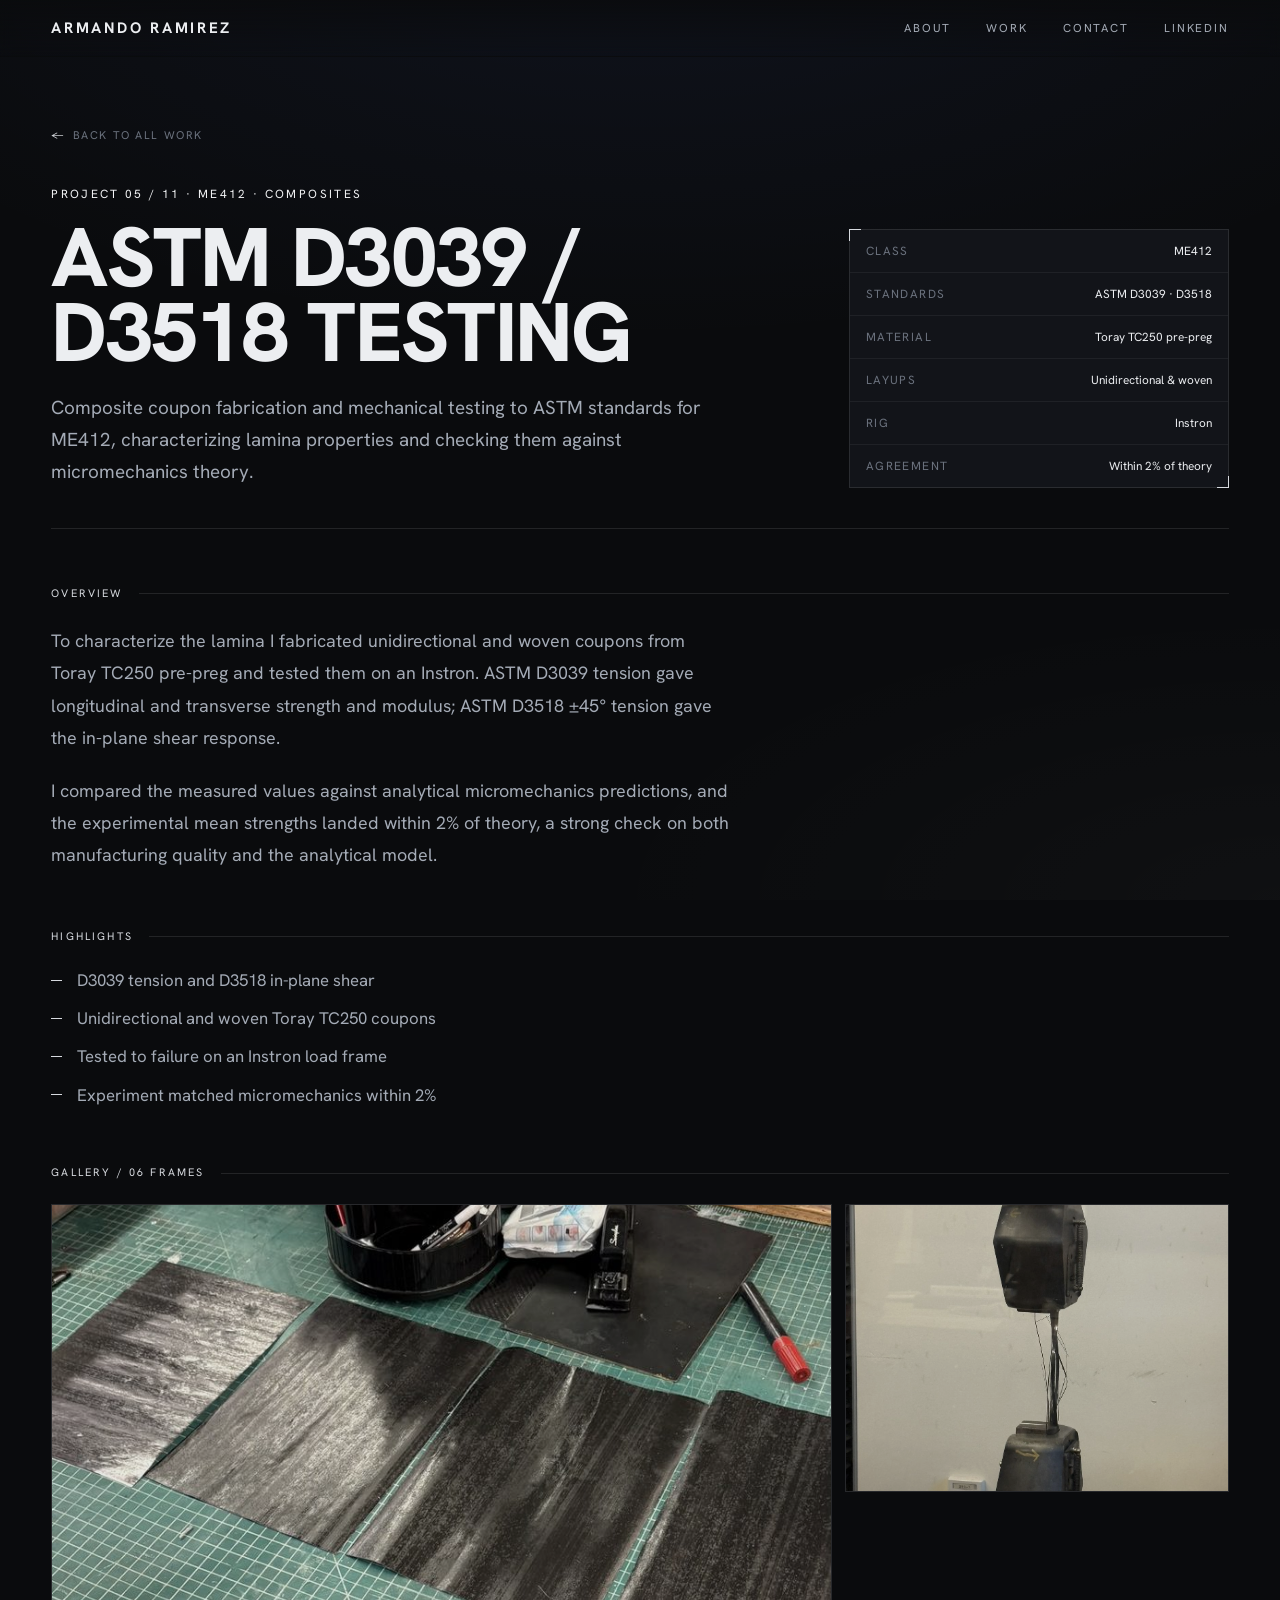
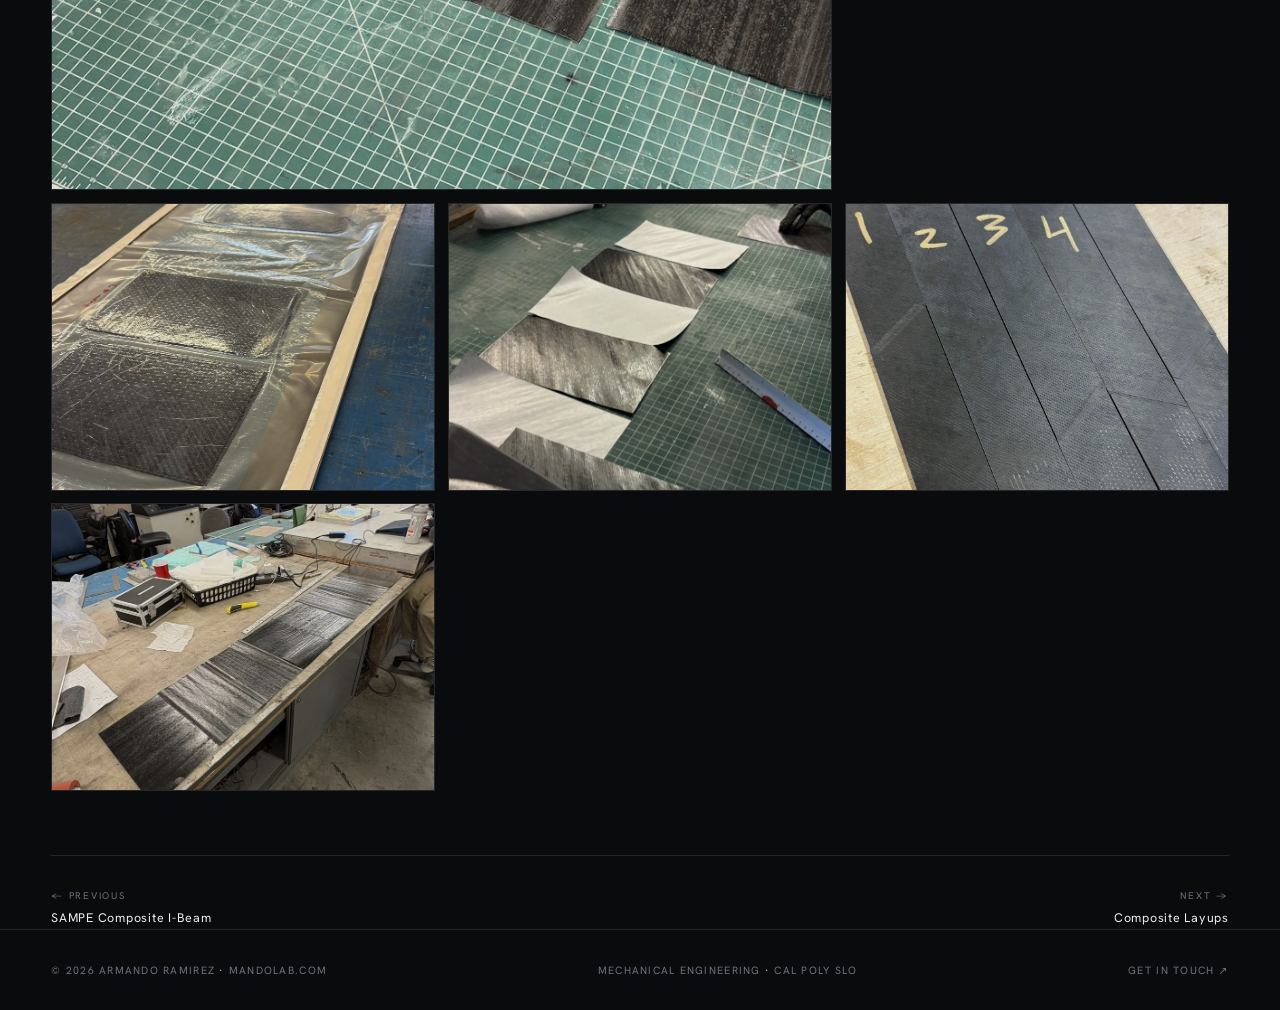
<file: projects/astm-testing.html>
<!DOCTYPE html>
<html lang="en">
<head>
  <meta charset="UTF-8" />
  <meta name="viewport" content="width=device-width, initial-scale=1.0" />
  <title>ASTM D3039 / D3518 Testing, Armando Ramirez</title>
  <meta name="description" content="ASTM D3039 / D3518 Testing, project by Armando Ramirez, Mechanical Engineering, Cal Poly SLO." />
  <link rel="preconnect" href="https://fonts.googleapis.com" />
  <link rel="preconnect" href="https://fonts.gstatic.com" crossorigin />
  <link href="https://fonts.googleapis.com/css2?family=Hanken+Grotesk:wght@400;500;600;700;800&display=swap" rel="stylesheet" />
  <link rel="stylesheet" href="../css/style.css" />
</head>
<body>

  <nav class="nav">
    <a href="../index.html" class="nav-logo">ARMANDO RAMIREZ</a>
    <button class="nav-toggle" aria-label="Menu"><span></span><span></span><span></span></button>
    <div class="nav-links">
      <a href="../index.html#about">About</a>
      <a href="../index.html#work">Work</a>
      <a href="../index.html#contact">Contact</a>
      <a href="https://www.linkedin.com/in/mandoramirez/" target="_blank" rel="noopener">LinkedIn</a>
    </div>
  </nav>

  <main class="wrap detail">
    <a class="crumb" href="../index.html#work"><span class="arrow">←</span> Back to all work</a>

    <header class="detail-head">
      <div>
        <div class="detail-idx">PROJECT 05 / 11 · ME412 · Composites</div>
        <h1 class="detail-title">ASTM D3039 / D3518 Testing</h1>
        <p class="detail-lead">Composite coupon fabrication and mechanical testing to ASTM standards for ME412, characterizing lamina properties and checking them against micromechanics theory.</p>
      </div>
      <div class="detail-spec corners">
        <div class="row"><span class="k">Class</span><span class="v">ME412</span></div>
        <div class="row"><span class="k">Standards</span><span class="v">ASTM D3039 · D3518</span></div>
        <div class="row"><span class="k">Material</span><span class="v">Toray TC250 pre-preg</span></div>
        <div class="row"><span class="k">Layups</span><span class="v">Unidirectional & woven</span></div>
        <div class="row"><span class="k">Rig</span><span class="v">Instron</span></div>
        <div class="row"><span class="k">Agreement</span><span class="v">Within 2% of theory</span></div>
      </div>
    </header>

    <div class="detail-section-label">Overview</div>
    <div class="detail-prose">
        <p>To characterize the lamina I fabricated unidirectional and woven coupons from Toray TC250 pre-preg and tested them on an Instron. ASTM D3039 tension gave longitudinal and transverse strength and modulus; ASTM D3518 ±45° tension gave the in-plane shear response.</p>
        <p>I compared the measured values against analytical micromechanics predictions, and the experimental mean strengths landed within 2% of theory, a strong check on both manufacturing quality and the analytical model.</p>
    </div>

    <div class="detail-section-label">Highlights</div>
    <div class="detail-prose">
      <ul>
        <li>D3039 tension and D3518 in-plane shear</li>
        <li>Unidirectional and woven Toray TC250 coupons</li>
        <li>Tested to failure on an Instron load frame</li>
        <li>Experiment matched micromechanics within 2%</li>
      </ul>
    </div>

    <div class="detail-section-label">Gallery / 06 frames</div>
    <div class="gallery" data-gallery>
        <figure class="reveal wide"><img src="../images/astm-testing/d3039-unidirectional-plies.jpg" alt="D3039 unidirectional plies" loading="lazy" /><figcaption>D3039 unidirectional plies</figcaption></figure>
        <figure class="reveal"><img src="../images/astm-testing/d3039-post-fracture.jpg" alt="D3039 post-fracture" loading="lazy" /><figcaption>D3039 post-fracture</figcaption></figure>
        <figure class="reveal"><img src="../images/astm-testing/woven-d3039-samples.jpg" alt="Woven D3039 samples" loading="lazy" /><figcaption>Woven D3039 samples</figcaption></figure>
        <figure class="reveal"><img src="../images/astm-testing/d3518-in-plane-shear-plies.jpg" alt="D3518 in-plane shear plies" loading="lazy" /><figcaption>D3518 in-plane shear plies</figcaption></figure>
        <figure class="reveal"><img src="../images/astm-testing/d3518-shear-coupons.jpg" alt="D3518 shear coupons" loading="lazy" /><figcaption>D3518 shear coupons</figcaption></figure>
        <figure class="reveal"><img src="../images/astm-testing/characterization-plies.jpg" alt="Characterization plies" loading="lazy" /><figcaption>Characterization plies</figcaption></figure>
    </div>

    <nav class="detail-nav">
      <a class="prev" href="sampe-ibeam.html"><span class="lbl">← Previous</span><span>SAMPE Composite I-Beam</span></a>
      <a class="next" href="composite-layups.html"><span class="lbl">Next →</span><span>Composite Layups</span></a>
    </nav>
  </main>

  <footer class="footer">
    <span>© 2026 Armando Ramirez <span class="accent">·</span> mandolab.com</span>
    <span>Mechanical Engineering <span class="accent">·</span> Cal Poly SLO</span>
    <span><a href="../index.html#contact">Get in touch ↗</a></span>
  </footer>

  <script src="../js/main.js"></script>
</body>
</html>
</file>
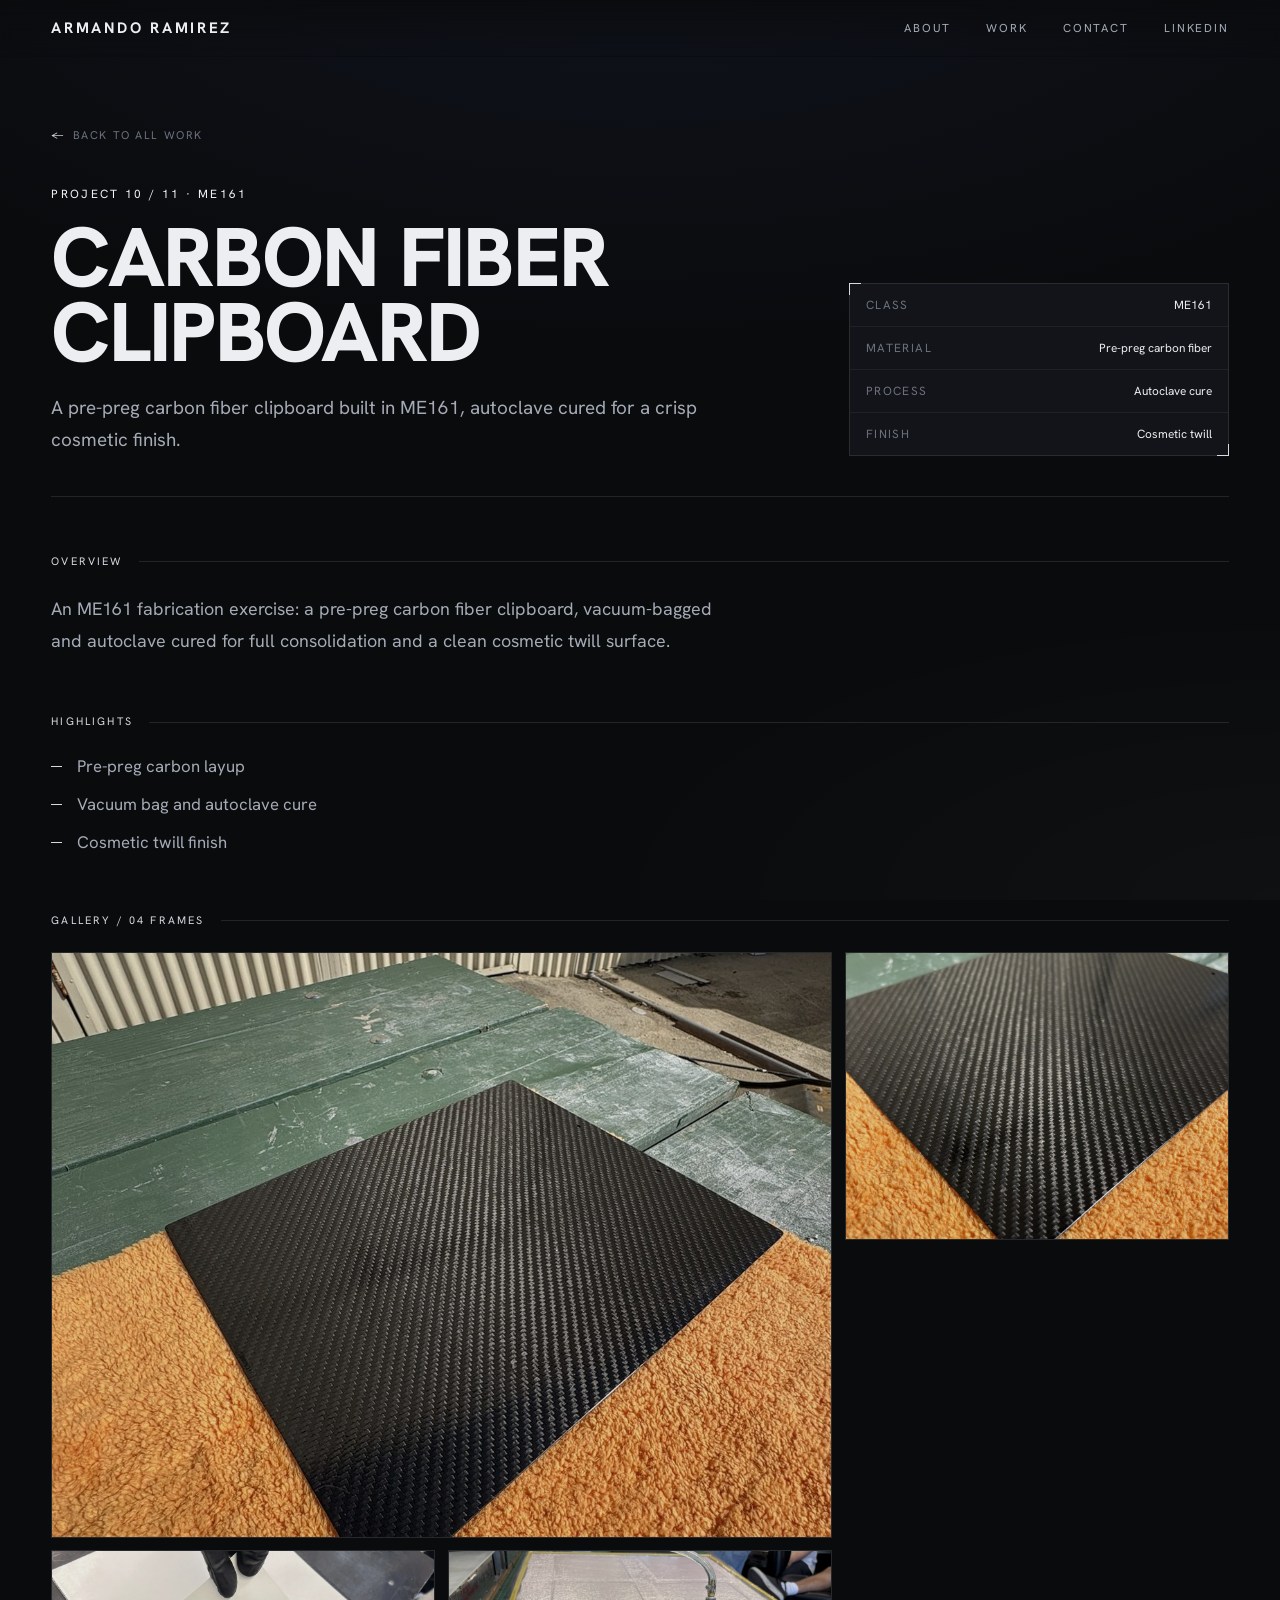
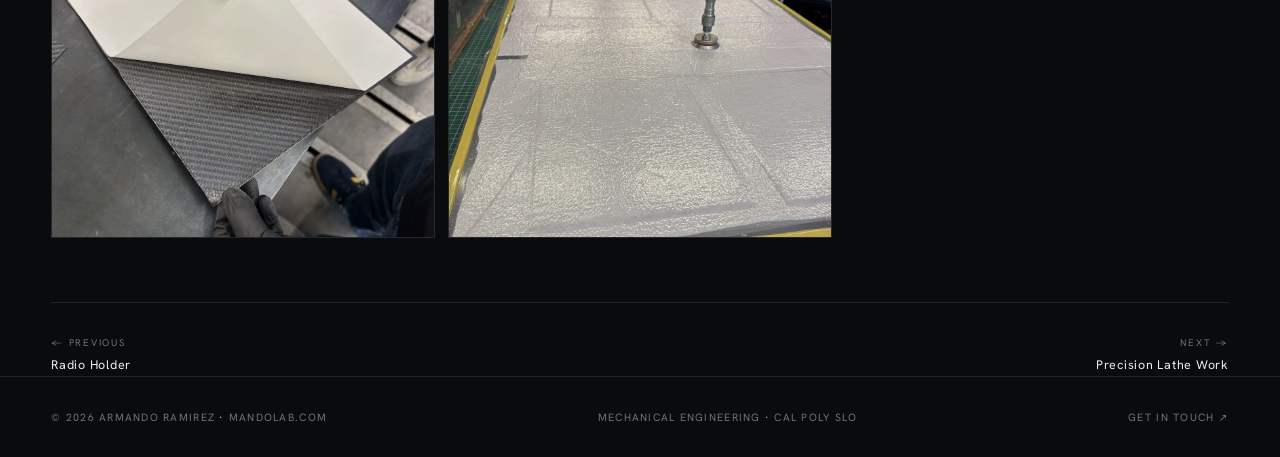
<file: projects/cf-clipboard.html>
<!DOCTYPE html>
<html lang="en">
<head>
  <meta charset="UTF-8" />
  <meta name="viewport" content="width=device-width, initial-scale=1.0" />
  <title>Carbon Fiber Clipboard, Armando Ramirez</title>
  <meta name="description" content="Carbon Fiber Clipboard, project by Armando Ramirez, Mechanical Engineering, Cal Poly SLO." />
  <link rel="preconnect" href="https://fonts.googleapis.com" />
  <link rel="preconnect" href="https://fonts.gstatic.com" crossorigin />
  <link href="https://fonts.googleapis.com/css2?family=Hanken+Grotesk:wght@400;500;600;700;800&display=swap" rel="stylesheet" />
  <link rel="stylesheet" href="../css/style.css" />
</head>
<body>

  <nav class="nav">
    <a href="../index.html" class="nav-logo">ARMANDO RAMIREZ</a>
    <button class="nav-toggle" aria-label="Menu"><span></span><span></span><span></span></button>
    <div class="nav-links">
      <a href="../index.html#about">About</a>
      <a href="../index.html#work">Work</a>
      <a href="../index.html#contact">Contact</a>
      <a href="https://www.linkedin.com/in/mandoramirez/" target="_blank" rel="noopener">LinkedIn</a>
    </div>
  </nav>

  <main class="wrap detail">
    <a class="crumb" href="../index.html#work"><span class="arrow">←</span> Back to all work</a>

    <header class="detail-head">
      <div>
        <div class="detail-idx">PROJECT 10 / 11 · ME161</div>
        <h1 class="detail-title">Carbon Fiber Clipboard</h1>
        <p class="detail-lead">A pre-preg carbon fiber clipboard built in ME161, autoclave cured for a crisp cosmetic finish.</p>
      </div>
      <div class="detail-spec corners">
        <div class="row"><span class="k">Class</span><span class="v">ME161</span></div>
        <div class="row"><span class="k">Material</span><span class="v">Pre-preg carbon fiber</span></div>
        <div class="row"><span class="k">Process</span><span class="v">Autoclave cure</span></div>
        <div class="row"><span class="k">Finish</span><span class="v">Cosmetic twill</span></div>
      </div>
    </header>

    <div class="detail-section-label">Overview</div>
    <div class="detail-prose">
        <p>An ME161 fabrication exercise: a pre-preg carbon fiber clipboard, vacuum-bagged and autoclave cured for full consolidation and a clean cosmetic twill surface.</p>
    </div>

    <div class="detail-section-label">Highlights</div>
    <div class="detail-prose">
      <ul>
        <li>Pre-preg carbon layup</li>
        <li>Vacuum bag and autoclave cure</li>
        <li>Cosmetic twill finish</li>
      </ul>
    </div>

    <div class="detail-section-label">Gallery / 04 frames</div>
    <div class="gallery" data-gallery>
        <figure class="reveal wide"><img src="../images/cf-clipboard/carbon-fiber-clipboard.jpg" alt="Carbon fiber clipboard" loading="lazy" /><figcaption>Carbon fiber clipboard</figcaption></figure>
        <figure class="reveal"><img src="../images/cf-clipboard/clipboard-me161.jpg" alt="Clipboard (ME161)" loading="lazy" /><figcaption>Clipboard (ME161)</figcaption></figure>
        <figure class="reveal"><img src="../images/cf-clipboard/layup-plies.jpg" alt="Layup plies" loading="lazy" /><figcaption>Layup plies</figcaption></figure>
        <figure class="reveal"><img src="../images/cf-clipboard/under-vacuum.jpg" alt="Under vacuum" loading="lazy" /><figcaption>Under vacuum</figcaption></figure>
    </div>

    <nav class="detail-nav">
      <a class="prev" href="radio-holder.html"><span class="lbl">← Previous</span><span>Radio Holder</span></a>
      <a class="next" href="lathe-lab.html"><span class="lbl">Next →</span><span>Precision Lathe Work</span></a>
    </nav>
  </main>

  <footer class="footer">
    <span>© 2026 Armando Ramirez <span class="accent">·</span> mandolab.com</span>
    <span>Mechanical Engineering <span class="accent">·</span> Cal Poly SLO</span>
    <span><a href="../index.html#contact">Get in touch ↗</a></span>
  </footer>

  <script src="../js/main.js"></script>
</body>
</html>
</file>
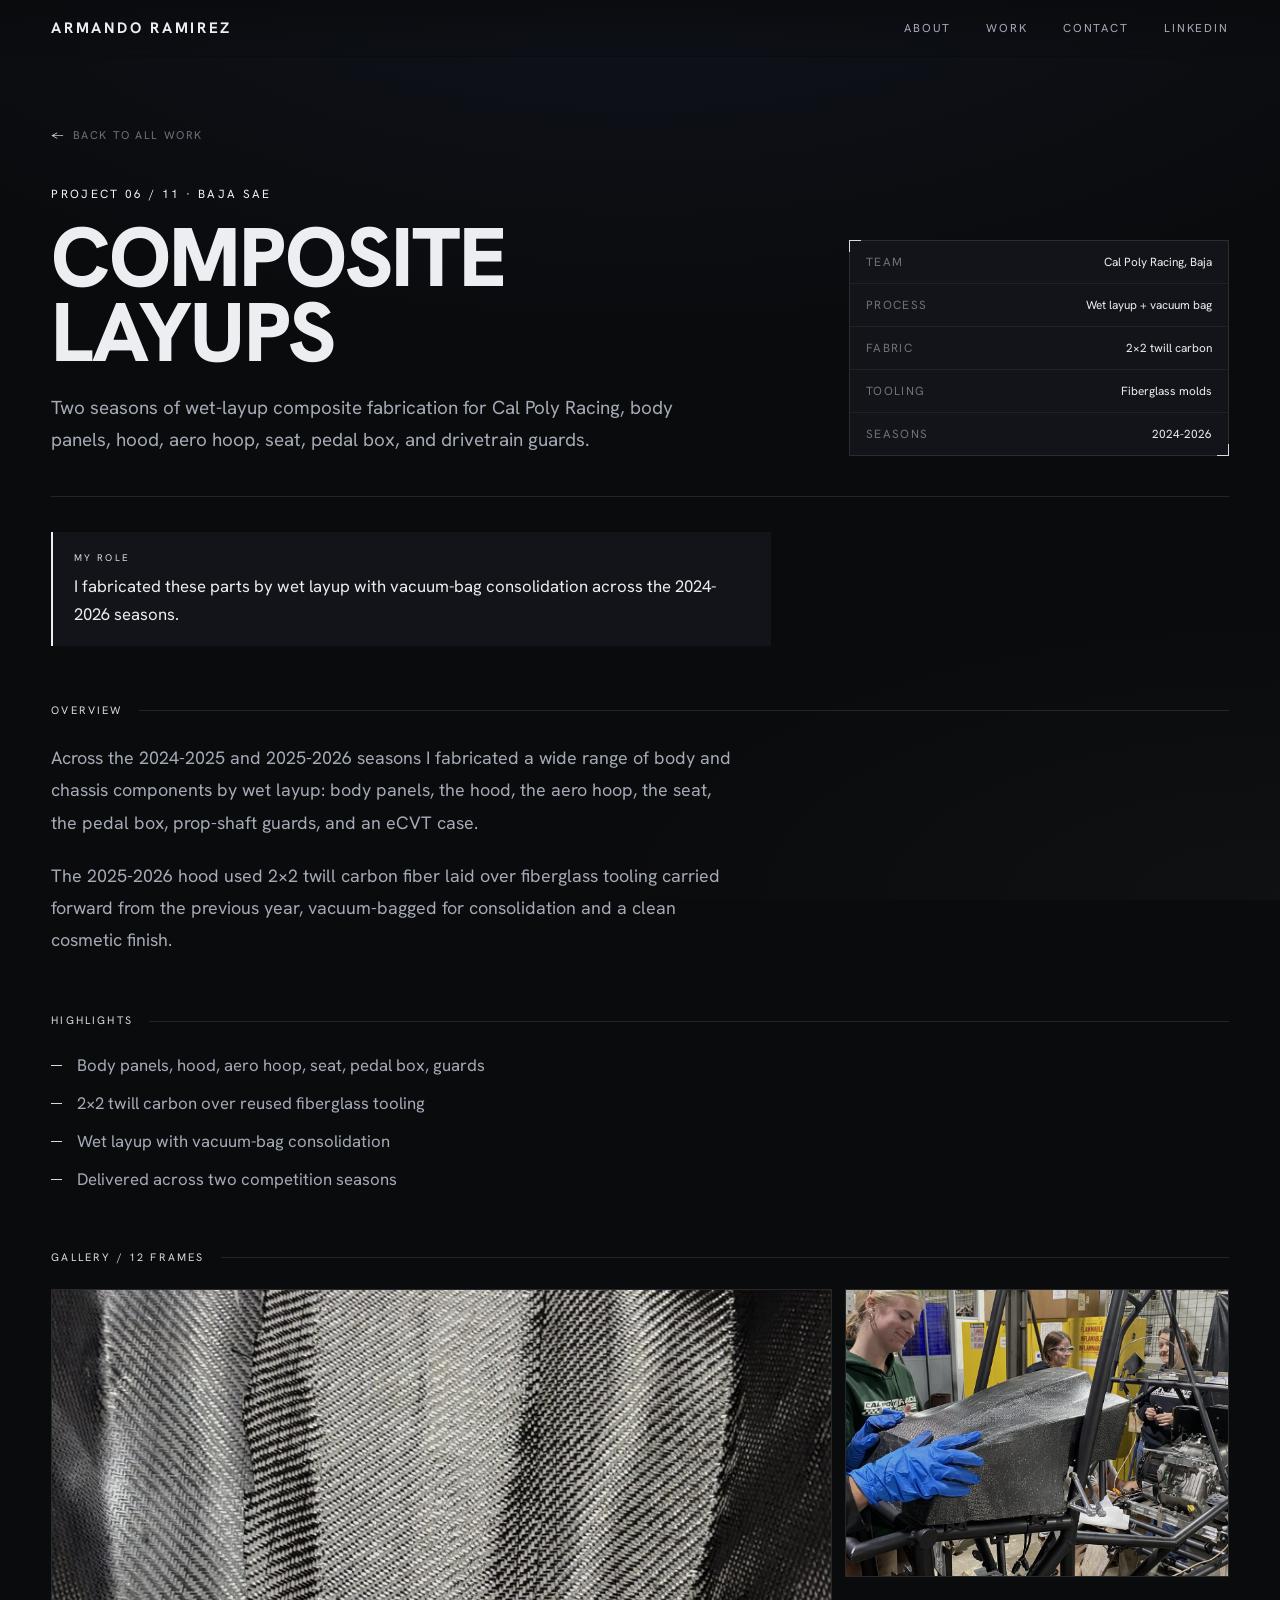
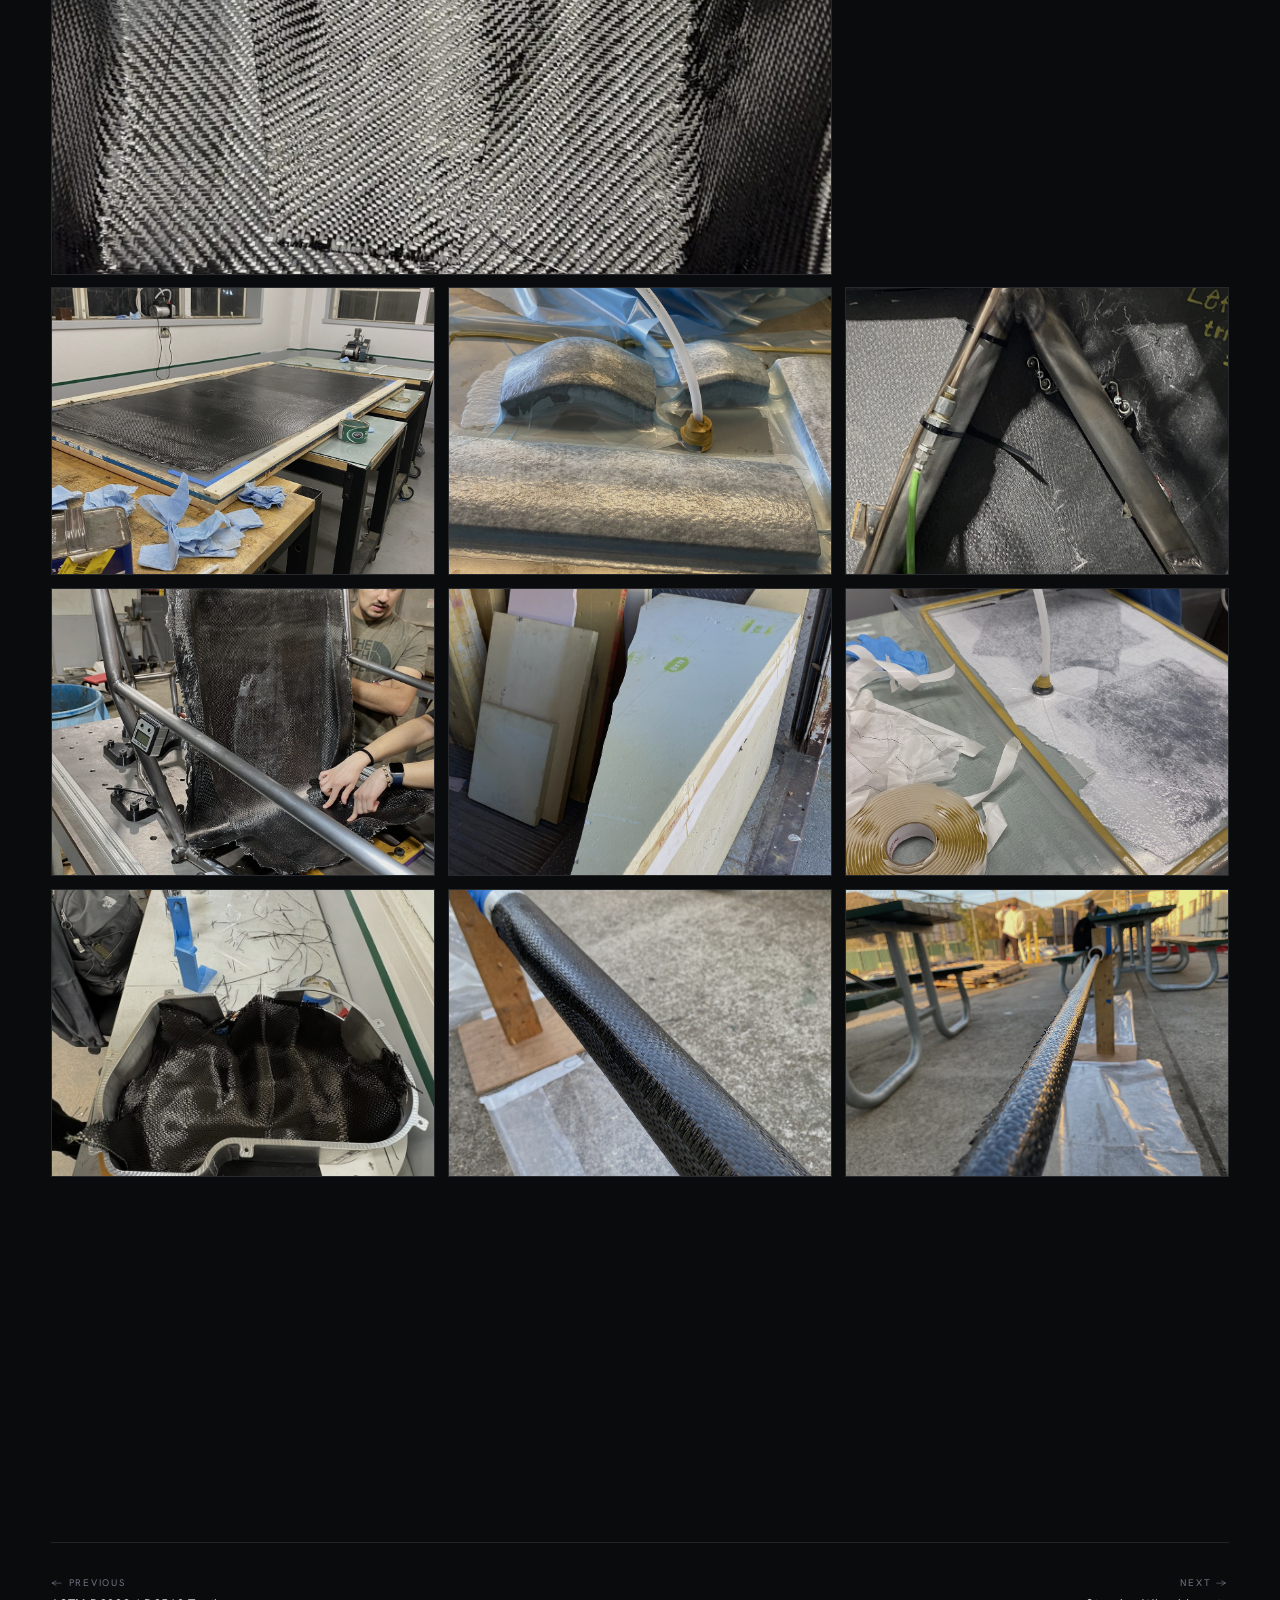
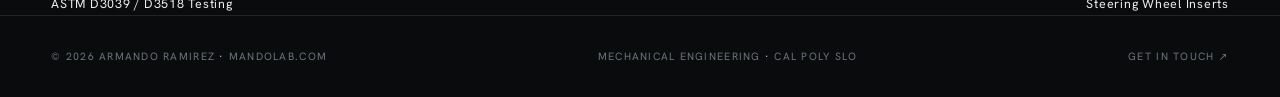
<file: projects/composite-layups.html>
<!DOCTYPE html>
<html lang="en">
<head>
  <meta charset="UTF-8" />
  <meta name="viewport" content="width=device-width, initial-scale=1.0" />
  <title>Composite Layups, Armando Ramirez</title>
  <meta name="description" content="Composite Layups, project by Armando Ramirez, Mechanical Engineering, Cal Poly SLO." />
  <link rel="preconnect" href="https://fonts.googleapis.com" />
  <link rel="preconnect" href="https://fonts.gstatic.com" crossorigin />
  <link href="https://fonts.googleapis.com/css2?family=Hanken+Grotesk:wght@400;500;600;700;800&display=swap" rel="stylesheet" />
  <link rel="stylesheet" href="../css/style.css" />
</head>
<body>

  <nav class="nav">
    <a href="../index.html" class="nav-logo">ARMANDO RAMIREZ</a>
    <button class="nav-toggle" aria-label="Menu"><span></span><span></span><span></span></button>
    <div class="nav-links">
      <a href="../index.html#about">About</a>
      <a href="../index.html#work">Work</a>
      <a href="../index.html#contact">Contact</a>
      <a href="https://www.linkedin.com/in/mandoramirez/" target="_blank" rel="noopener">LinkedIn</a>
    </div>
  </nav>

  <main class="wrap detail">
    <a class="crumb" href="../index.html#work"><span class="arrow">←</span> Back to all work</a>

    <header class="detail-head">
      <div>
        <div class="detail-idx">PROJECT 06 / 11 · Baja SAE</div>
        <h1 class="detail-title">Composite Layups</h1>
        <p class="detail-lead">Two seasons of wet-layup composite fabrication for Cal Poly Racing, body panels, hood, aero hoop, seat, pedal box, and drivetrain guards.</p>
      </div>
      <div class="detail-spec corners">
        <div class="row"><span class="k">Team</span><span class="v">Cal Poly Racing, Baja</span></div>
        <div class="row"><span class="k">Process</span><span class="v">Wet layup + vacuum bag</span></div>
        <div class="row"><span class="k">Fabric</span><span class="v">2×2 twill carbon</span></div>
        <div class="row"><span class="k">Tooling</span><span class="v">Fiberglass molds</span></div>
        <div class="row"><span class="k">Seasons</span><span class="v">2024-2026</span></div>
      </div>
    </header>

    <div class="role-callout">
      <span class="rc-label">My Role</span>
      <p>I fabricated these parts by wet layup with vacuum-bag consolidation across the 2024-2026 seasons.</p>
    </div>

    <div class="detail-section-label">Overview</div>
    <div class="detail-prose">
        <p>Across the 2024-2025 and 2025-2026 seasons I fabricated a wide range of body and chassis components by wet layup: body panels, the hood, the aero hoop, the seat, the pedal box, prop-shaft guards, and an eCVT case.</p>
        <p>The 2025-2026 hood used 2×2 twill carbon fiber laid over fiberglass tooling carried forward from the previous year, vacuum-bagged for consolidation and a clean cosmetic finish.</p>
    </div>

    <div class="detail-section-label">Highlights</div>
    <div class="detail-prose">
      <ul>
        <li>Body panels, hood, aero hoop, seat, pedal box, guards</li>
        <li>2×2 twill carbon over reused fiberglass tooling</li>
        <li>Wet layup with vacuum-bag consolidation</li>
        <li>Delivered across two competition seasons</li>
      </ul>
    </div>

    <div class="detail-section-label">Gallery / 12 frames</div>
    <div class="gallery" data-gallery>
        <figure class="reveal wide"><img src="../images/composite-layups/hood-layup.jpg" alt="Hood layup" loading="lazy" /><figcaption>Hood layup</figcaption></figure>
        <figure class="reveal"><img src="../images/composite-layups/2025-hood-on-the-car.jpg" alt="2025 hood on the car" loading="lazy" /><figcaption>2025 hood on the car</figcaption></figure>
        <figure class="reveal"><img src="../images/composite-layups/body-panel-layup.jpg" alt="Body panel layup" loading="lazy" /><figcaption>Body panel layup</figcaption></figure>
        <figure class="reveal"><img src="../images/composite-layups/aero-hoop-under-vacuum.jpg" alt="Aero hoop under vacuum" loading="lazy" /><figcaption>Aero hoop under vacuum</figcaption></figure>
        <figure class="reveal"><img src="../images/composite-layups/quarter-turn-fasteners.jpg" alt="Quarter-turn fasteners" loading="lazy" /><figcaption>Quarter-turn fasteners</figcaption></figure>
        <figure class="reveal"><img src="../images/composite-layups/seat-fitting.jpg" alt="Seat fitting" loading="lazy" /><figcaption>Seat fitting</figcaption></figure>
        <figure class="reveal"><img src="../images/composite-layups/seat-foam-for-cnc.jpg" alt="Seat foam for CNC" loading="lazy" /><figcaption>Seat foam for CNC</figcaption></figure>
        <figure class="reveal"><img src="../images/composite-layups/pedal-box-layup.jpg" alt="Pedal box layup" loading="lazy" /><figcaption>Pedal box layup</figcaption></figure>
        <figure class="reveal"><img src="../images/composite-layups/ecvt-case-wet-layup.jpg" alt="eCVT case wet layup" loading="lazy" /><figcaption>eCVT case wet layup</figcaption></figure>
        <figure class="reveal"><img src="../images/composite-layups/prop-shaft-guard-layup.jpg" alt="Prop shaft guard layup" loading="lazy" /><figcaption>Prop shaft guard layup</figcaption></figure>
        <figure class="reveal"><img src="../images/composite-layups/smaller-shaft-layup.jpg" alt="Smaller shaft layup" loading="lazy" /><figcaption>Smaller shaft layup</figcaption></figure>
        <figure class="reveal"><img src="../images/composite-layups/prop-shaft-guard-installed.jpg" alt="Prop shaft guard installed" loading="lazy" /><figcaption>Prop shaft guard installed</figcaption></figure>
    </div>

    <nav class="detail-nav">
      <a class="prev" href="astm-testing.html"><span class="lbl">← Previous</span><span>ASTM D3039 / D3518 Testing</span></a>
      <a class="next" href="steering-inserts.html"><span class="lbl">Next →</span><span>Steering Wheel Inserts</span></a>
    </nav>
  </main>

  <footer class="footer">
    <span>© 2026 Armando Ramirez <span class="accent">·</span> mandolab.com</span>
    <span>Mechanical Engineering <span class="accent">·</span> Cal Poly SLO</span>
    <span><a href="../index.html#contact">Get in touch ↗</a></span>
  </footer>

  <script src="../js/main.js"></script>
</body>
</html>
</file>
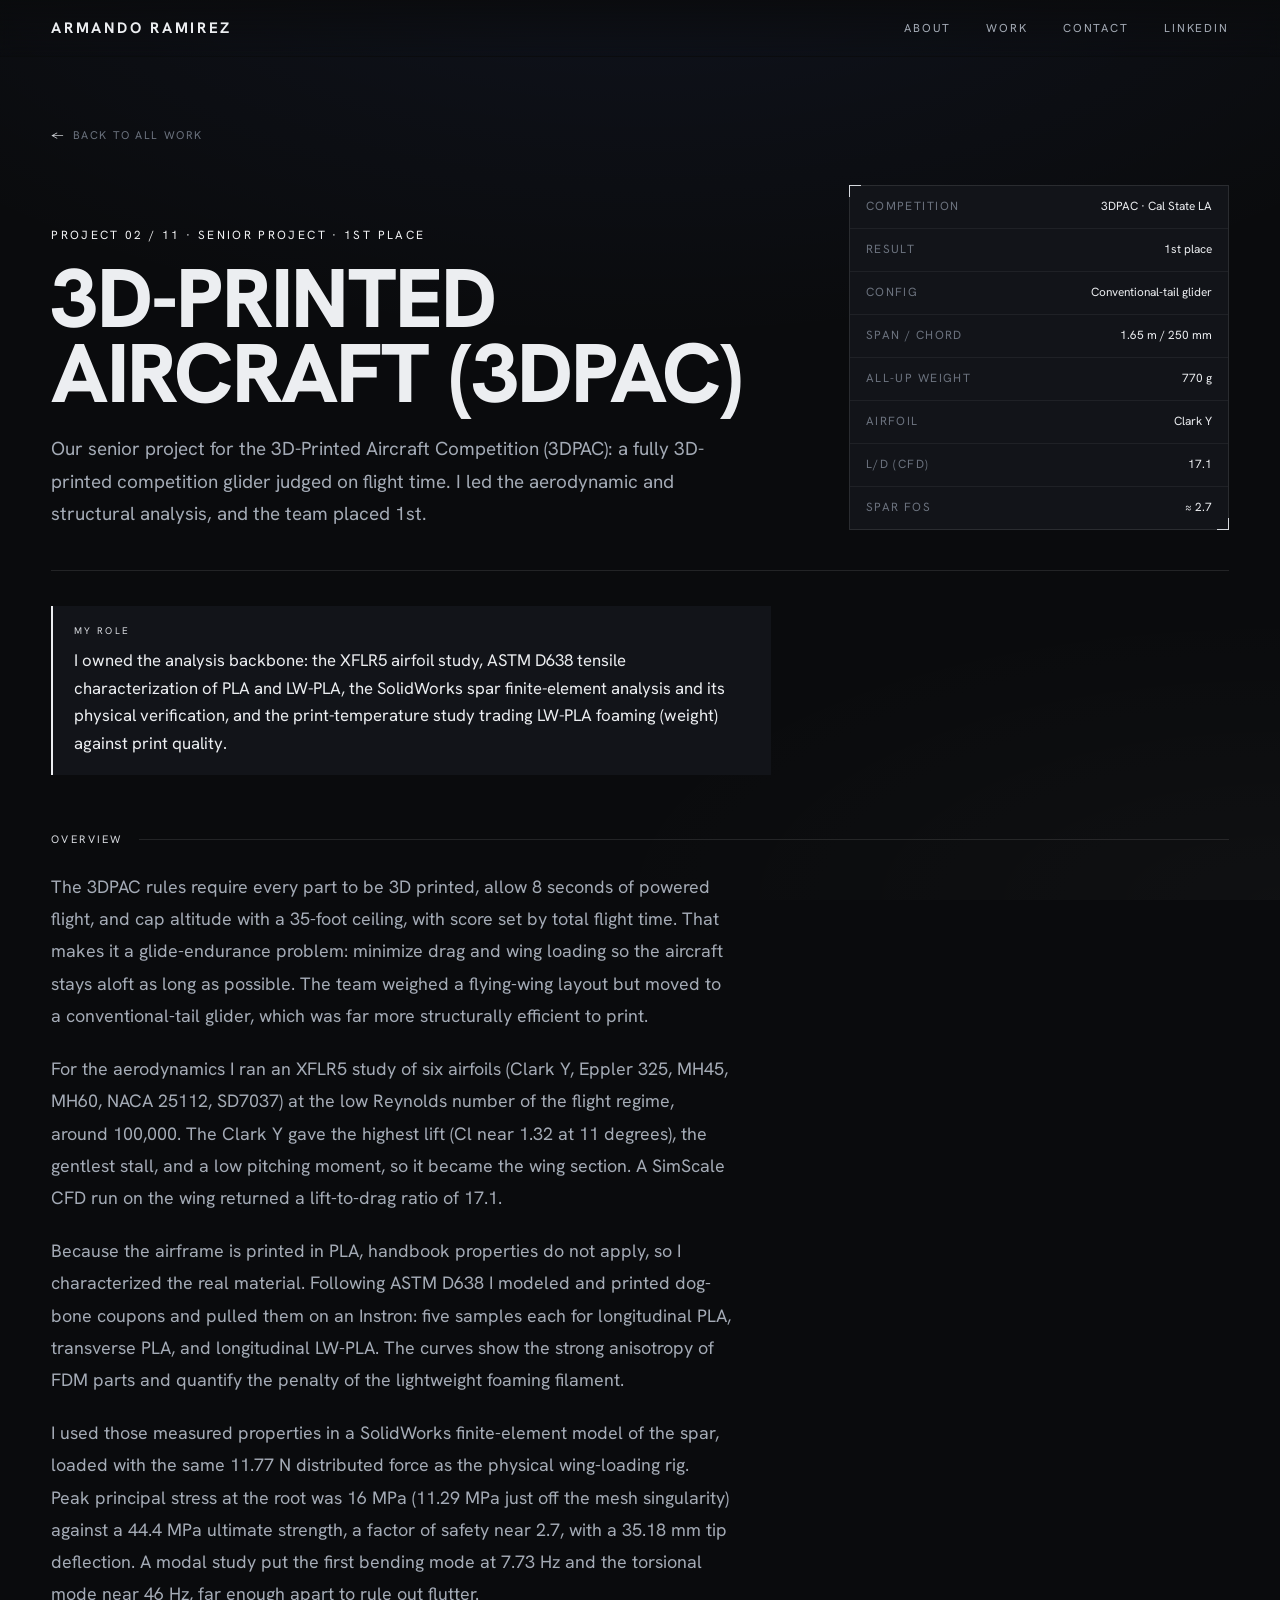
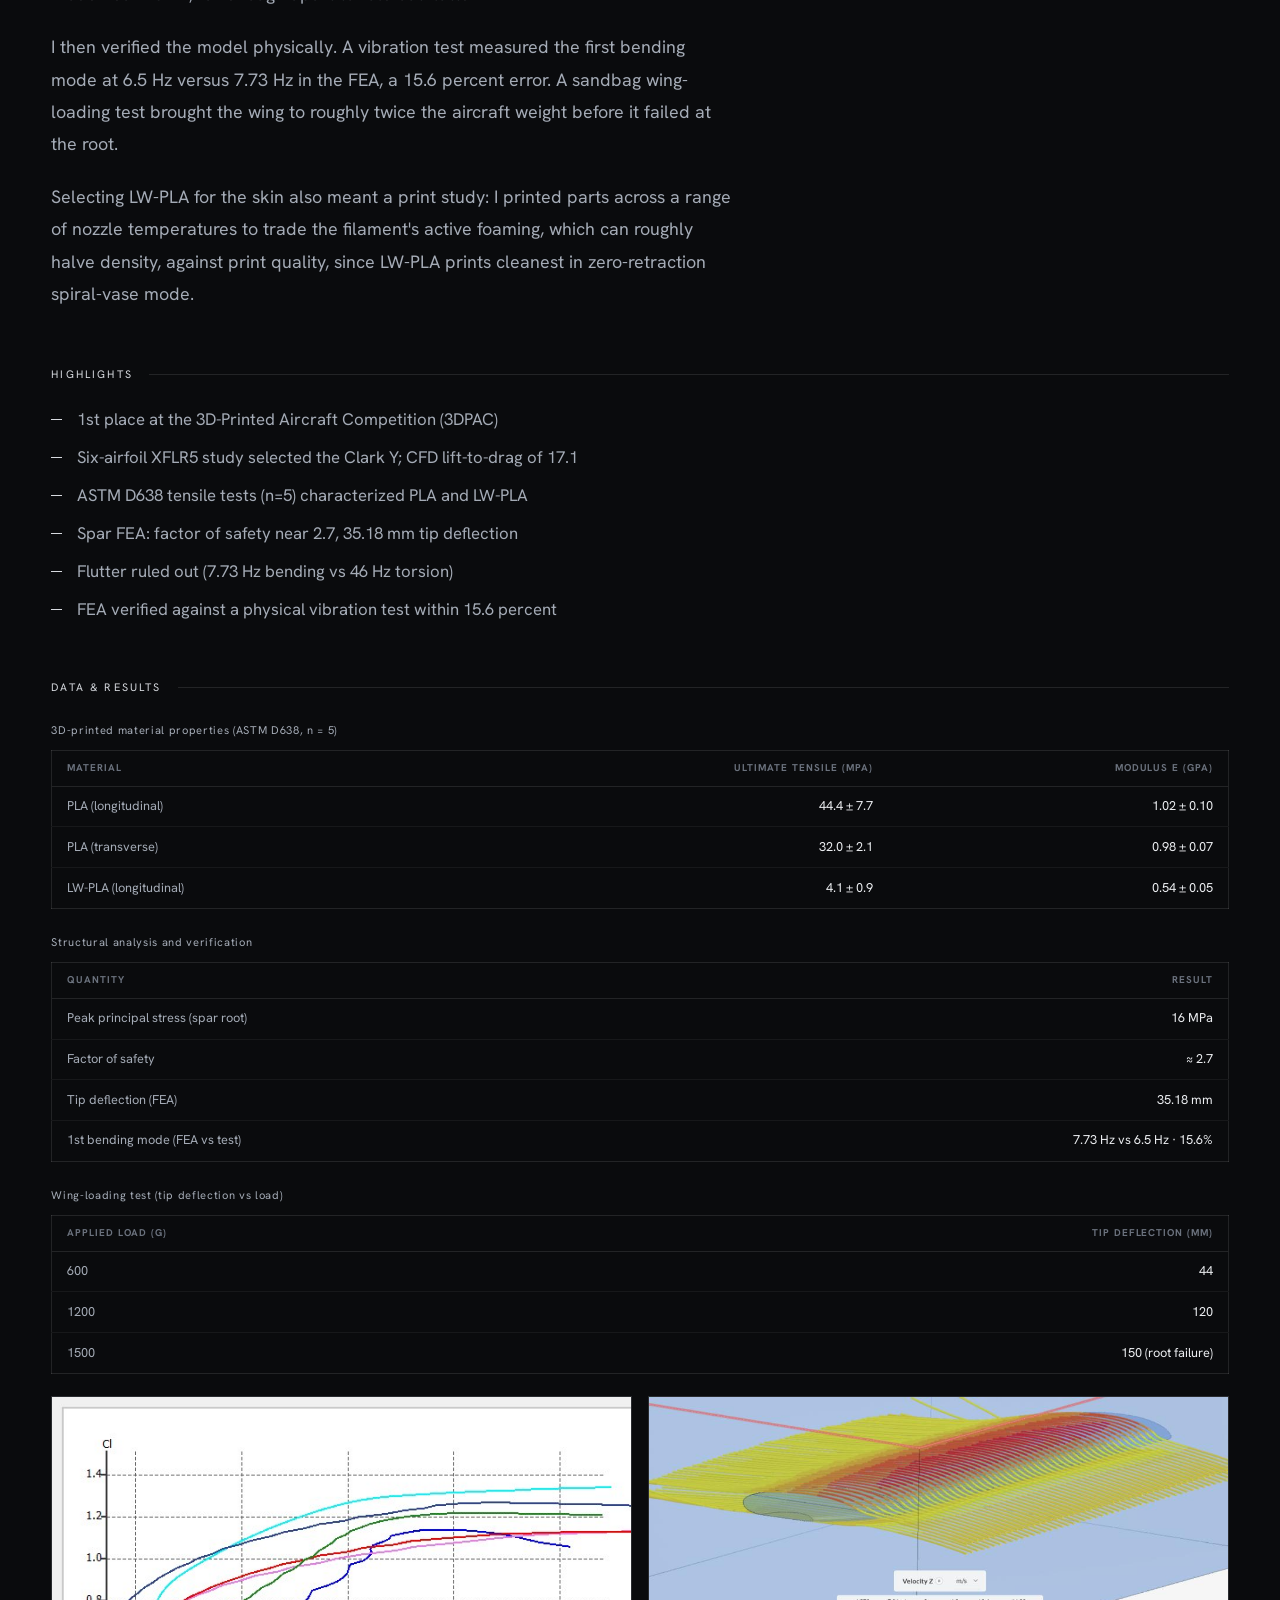
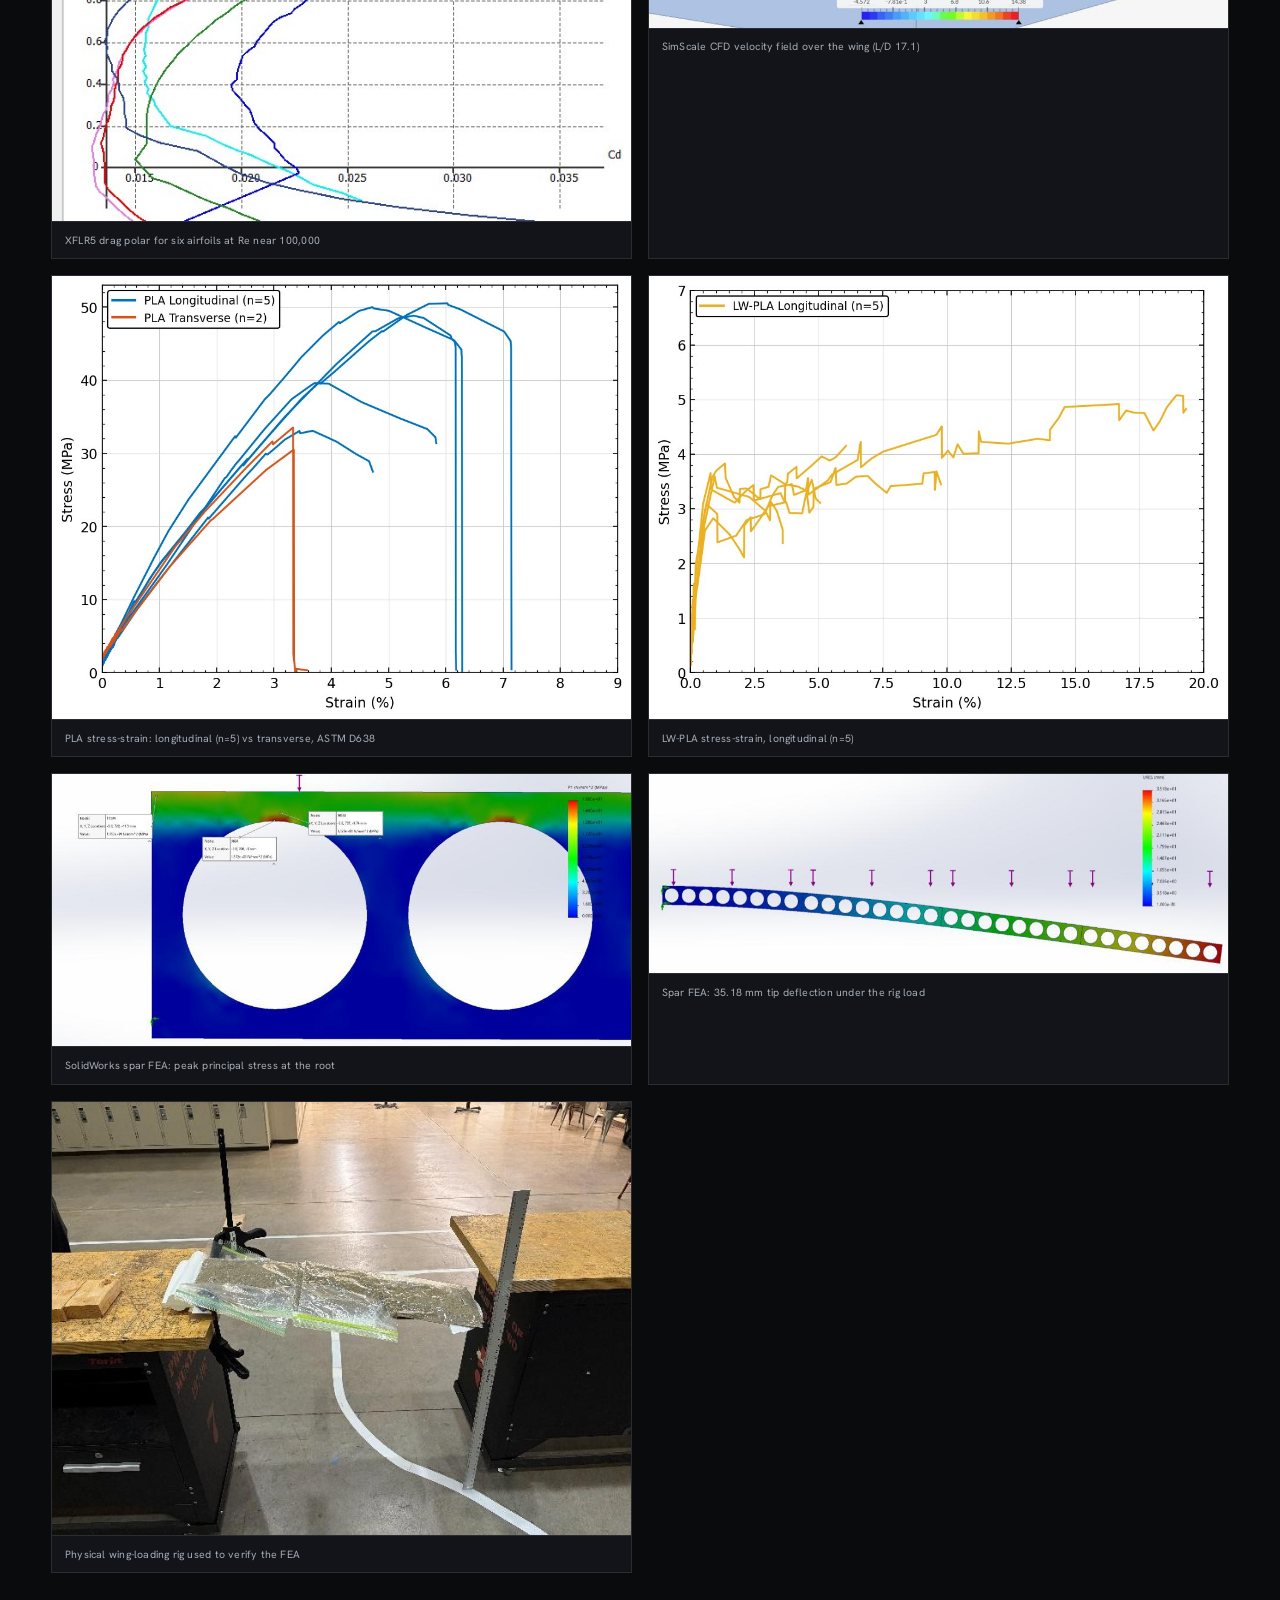
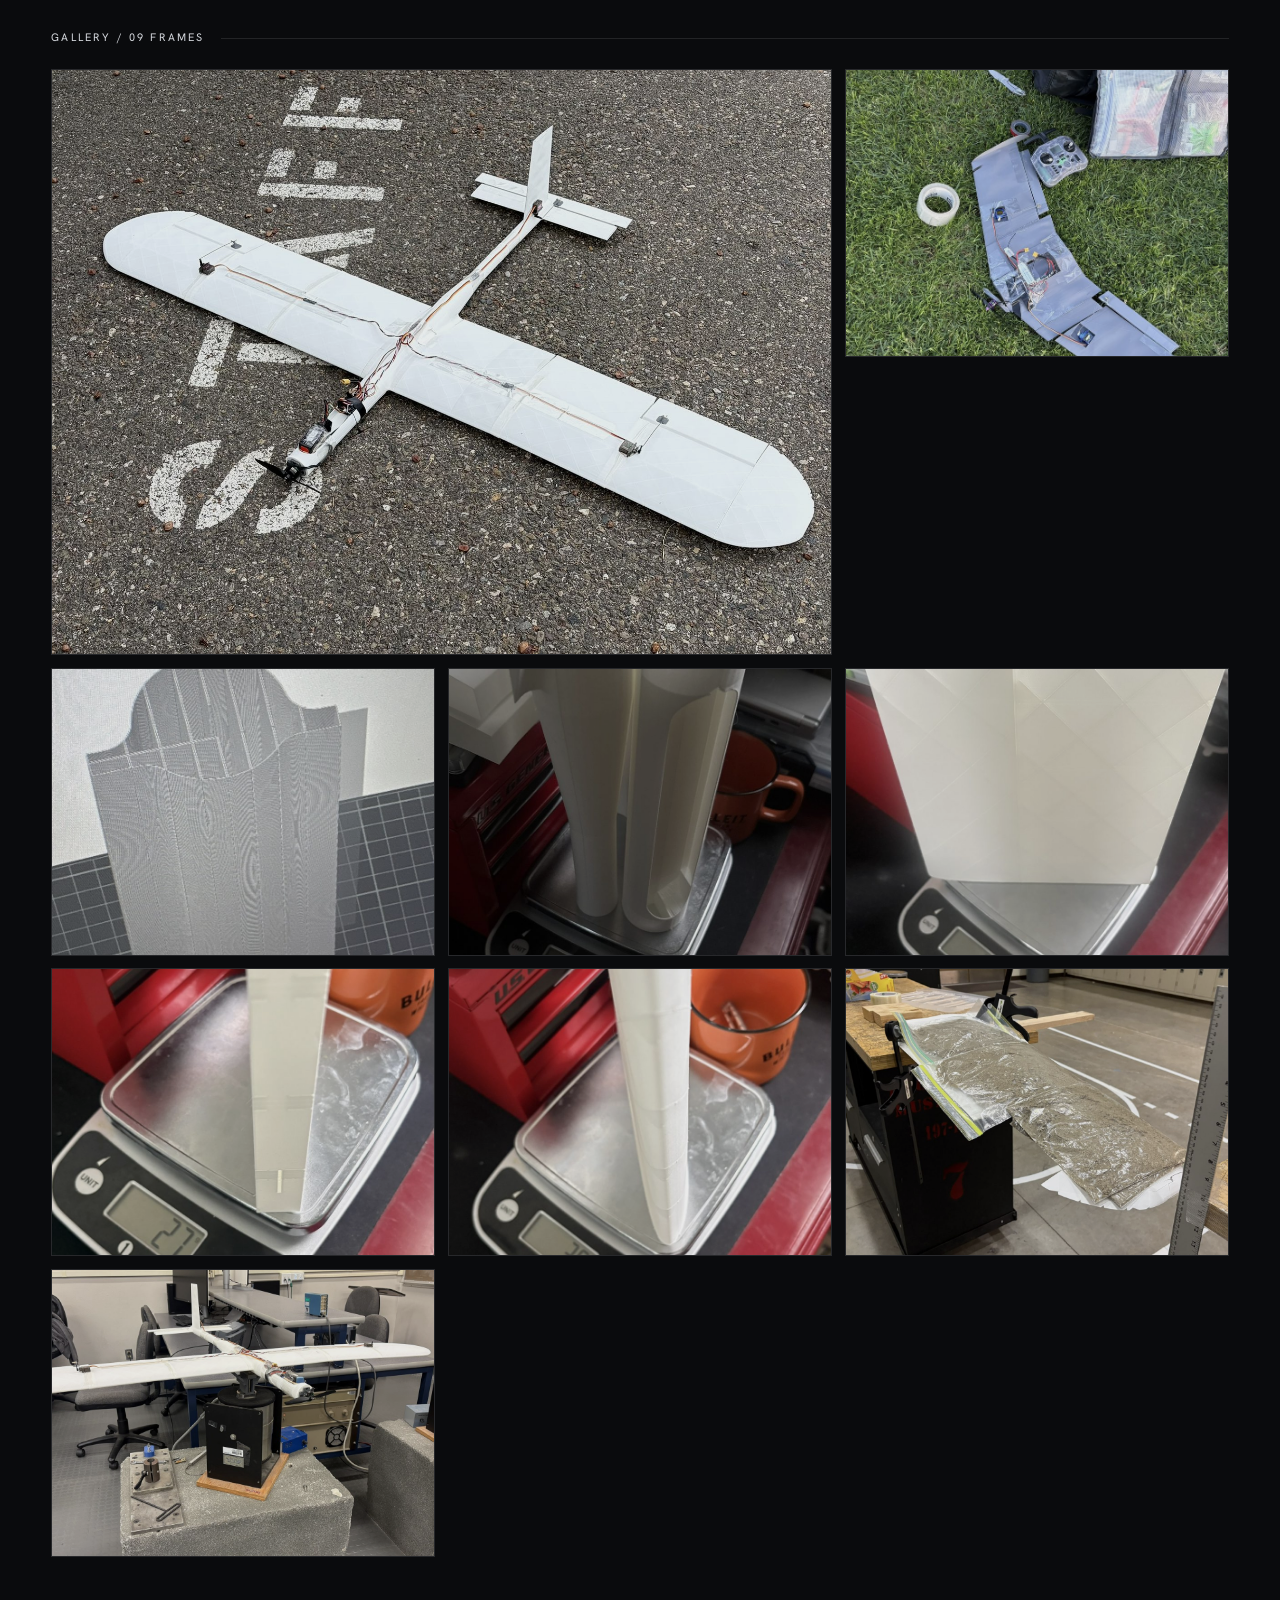
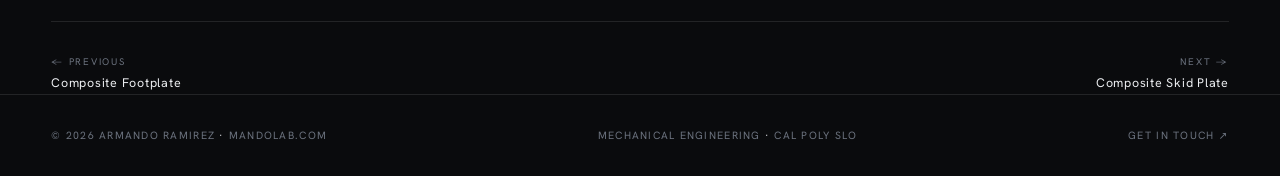
<file: projects/flying-wing.html>
<!DOCTYPE html>
<html lang="en">
<head>
  <meta charset="UTF-8" />
  <meta name="viewport" content="width=device-width, initial-scale=1.0" />
  <title>3D-Printed Aircraft (3DPAC), Armando Ramirez</title>
  <meta name="description" content="3D-Printed Aircraft (3DPAC), project by Armando Ramirez, Mechanical Engineering, Cal Poly SLO." />
  <link rel="preconnect" href="https://fonts.googleapis.com" />
  <link rel="preconnect" href="https://fonts.gstatic.com" crossorigin />
  <link href="https://fonts.googleapis.com/css2?family=Hanken+Grotesk:wght@400;500;600;700;800&display=swap" rel="stylesheet" />
  <link rel="stylesheet" href="../css/style.css" />
</head>
<body>

  <nav class="nav">
    <a href="../index.html" class="nav-logo">ARMANDO RAMIREZ</a>
    <button class="nav-toggle" aria-label="Menu"><span></span><span></span><span></span></button>
    <div class="nav-links">
      <a href="../index.html#about">About</a>
      <a href="../index.html#work">Work</a>
      <a href="../index.html#contact">Contact</a>
      <a href="https://www.linkedin.com/in/mandoramirez/" target="_blank" rel="noopener">LinkedIn</a>
    </div>
  </nav>

  <main class="wrap detail">
    <a class="crumb" href="../index.html#work"><span class="arrow">←</span> Back to all work</a>

    <header class="detail-head">
      <div>
        <div class="detail-idx">PROJECT 02 / 11 · Senior Project · 1st Place</div>
        <h1 class="detail-title">3D-Printed Aircraft (3DPAC)</h1>
        <p class="detail-lead">Our senior project for the 3D-Printed Aircraft Competition (3DPAC): a fully 3D-printed competition glider judged on flight time. I led the aerodynamic and structural analysis, and the team placed 1st.</p>
      </div>
      <div class="detail-spec corners">
        <div class="row"><span class="k">Competition</span><span class="v">3DPAC · Cal State LA</span></div>
        <div class="row"><span class="k">Result</span><span class="v">1st place</span></div>
        <div class="row"><span class="k">Config</span><span class="v">Conventional-tail glider</span></div>
        <div class="row"><span class="k">Span / chord</span><span class="v">1.65 m / 250 mm</span></div>
        <div class="row"><span class="k">All-up weight</span><span class="v">770 g</span></div>
        <div class="row"><span class="k">Airfoil</span><span class="v">Clark Y</span></div>
        <div class="row"><span class="k">L/D (CFD)</span><span class="v">17.1</span></div>
        <div class="row"><span class="k">Spar FoS</span><span class="v">≈ 2.7</span></div>
      </div>
    </header>

    <div class="role-callout">
      <span class="rc-label">My Role</span>
      <p>I owned the analysis backbone: the XFLR5 airfoil study, ASTM D638 tensile characterization of PLA and LW-PLA, the SolidWorks spar finite-element analysis and its physical verification, and the print-temperature study trading LW-PLA foaming (weight) against print quality.</p>
    </div>

    <div class="detail-section-label">Overview</div>
    <div class="detail-prose">
        <p>The 3DPAC rules require every part to be 3D printed, allow 8 seconds of powered flight, and cap altitude with a 35-foot ceiling, with score set by total flight time. That makes it a glide-endurance problem: minimize drag and wing loading so the aircraft stays aloft as long as possible. The team weighed a flying-wing layout but moved to a conventional-tail glider, which was far more structurally efficient to print.</p>
        <p>For the aerodynamics I ran an XFLR5 study of six airfoils (Clark Y, Eppler 325, MH45, MH60, NACA 25112, SD7037) at the low Reynolds number of the flight regime, around 100,000. The Clark Y gave the highest lift (Cl near 1.32 at 11 degrees), the gentlest stall, and a low pitching moment, so it became the wing section. A SimScale CFD run on the wing returned a lift-to-drag ratio of 17.1.</p>
        <p>Because the airframe is printed in PLA, handbook properties do not apply, so I characterized the real material. Following ASTM D638 I modeled and printed dog-bone coupons and pulled them on an Instron: five samples each for longitudinal PLA, transverse PLA, and longitudinal LW-PLA. The curves show the strong anisotropy of FDM parts and quantify the penalty of the lightweight foaming filament.</p>
        <p>I used those measured properties in a SolidWorks finite-element model of the spar, loaded with the same 11.77 N distributed force as the physical wing-loading rig. Peak principal stress at the root was 16 MPa (11.29 MPa just off the mesh singularity) against a 44.4 MPa ultimate strength, a factor of safety near 2.7, with a 35.18 mm tip deflection. A modal study put the first bending mode at 7.73 Hz and the torsional mode near 46 Hz, far enough apart to rule out flutter.</p>
        <p>I then verified the model physically. A vibration test measured the first bending mode at 6.5 Hz versus 7.73 Hz in the FEA, a 15.6 percent error. A sandbag wing-loading test brought the wing to roughly twice the aircraft weight before it failed at the root.</p>
        <p>Selecting LW-PLA for the skin also meant a print study: I printed parts across a range of nozzle temperatures to trade the filament's active foaming, which can roughly halve density, against print quality, since LW-PLA prints cleanest in zero-retraction spiral-vase mode.</p>
    </div>

    <div class="detail-section-label">Highlights</div>
    <div class="detail-prose">
      <ul>
        <li>1st place at the 3D-Printed Aircraft Competition (3DPAC)</li>
        <li>Six-airfoil XFLR5 study selected the Clark Y; CFD lift-to-drag of 17.1</li>
        <li>ASTM D638 tensile tests (n=5) characterized PLA and LW-PLA</li>
        <li>Spar FEA: factor of safety near 2.7, 35.18 mm tip deflection</li>
        <li>Flutter ruled out (7.73 Hz bending vs 46 Hz torsion)</li>
        <li>FEA verified against a physical vibration test within 15.6 percent</li>
      </ul>
    </div>

    <div class="detail-section-label">Data &amp; Results</div>
    <div class="datatables">
      <div class="dt-title">3D-printed material properties (ASTM D638, n = 5)</div>
      <table class="datatable"><thead><tr><th>Material</th><th>Ultimate tensile (MPa)</th><th>Modulus E (GPa)</th></tr></thead><tbody><tr><td>PLA (longitudinal)</td><td>44.4 ± 7.7</td><td>1.02 ± 0.10</td></tr><tr><td>PLA (transverse)</td><td>32.0 ± 2.1</td><td>0.98 ± 0.07</td></tr><tr><td>LW-PLA (longitudinal)</td><td>4.1 ± 0.9</td><td>0.54 ± 0.05</td></tr></tbody></table>
      <div class="dt-title">Structural analysis and verification</div>
      <table class="datatable"><thead><tr><th>Quantity</th><th>Result</th></tr></thead><tbody><tr><td>Peak principal stress (spar root)</td><td>16 MPa</td></tr><tr><td>Factor of safety</td><td>≈ 2.7</td></tr><tr><td>Tip deflection (FEA)</td><td>35.18 mm</td></tr><tr><td>1st bending mode (FEA vs test)</td><td>7.73 Hz vs 6.5 Hz · 15.6%</td></tr></tbody></table>
      <div class="dt-title">Wing-loading test (tip deflection vs load)</div>
      <table class="datatable"><thead><tr><th>Applied load (g)</th><th>Tip deflection (mm)</th></tr></thead><tbody><tr><td>600</td><td>44</td></tr><tr><td>1200</td><td>120</td></tr><tr><td>1500</td><td>150 (root failure)</td></tr></tbody></table>
    </div>
    <div class="datafig-grid">
        <figure class="datafig"><img src="../images/flying-wing/fig_drag-polar.jpg" alt="XFLR5 drag polar for six airfoils at Re near 100,000" loading="lazy" /><figcaption>XFLR5 drag polar for six airfoils at Re near 100,000</figcaption></figure>
        <figure class="datafig"><img src="../images/flying-wing/fig_cfd-velocity.jpg" alt="SimScale CFD velocity field over the wing (L/D 17.1)" loading="lazy" /><figcaption>SimScale CFD velocity field over the wing (L/D 17.1)</figcaption></figure>
        <figure class="datafig"><img src="../images/flying-wing/fig_pla-stress-strain.jpg" alt="PLA stress-strain: longitudinal (n=5) vs transverse, ASTM D638" loading="lazy" /><figcaption>PLA stress-strain: longitudinal (n=5) vs transverse, ASTM D638</figcaption></figure>
        <figure class="datafig"><img src="../images/flying-wing/fig_lwpla-stress-strain.jpg" alt="LW-PLA stress-strain, longitudinal (n=5)" loading="lazy" /><figcaption>LW-PLA stress-strain, longitudinal (n=5)</figcaption></figure>
        <figure class="datafig"><img src="../images/flying-wing/fig_spar-stress.jpg" alt="SolidWorks spar FEA: peak principal stress at the root" loading="lazy" /><figcaption>SolidWorks spar FEA: peak principal stress at the root</figcaption></figure>
        <figure class="datafig"><img src="../images/flying-wing/fig_spar-deflection.jpg" alt="Spar FEA: 35.18 mm tip deflection under the rig load" loading="lazy" /><figcaption>Spar FEA: 35.18 mm tip deflection under the rig load</figcaption></figure>
        <figure class="datafig"><img src="../images/flying-wing/fig_wing-loading.jpg" alt="Physical wing-loading rig used to verify the FEA" loading="lazy" /><figcaption>Physical wing-loading rig used to verify the FEA</figcaption></figure>
    </div>

    <div class="detail-section-label">Gallery / 09 frames</div>
    <div class="gallery" data-gallery>
        <figure class="reveal wide"><img src="../images/flying-wing/assembled-final-aircraft.jpg" alt="Assembled final aircraft" loading="lazy" /><figcaption>Assembled final aircraft</figcaption></figure>
        <figure class="reveal"><img src="../images/flying-wing/first-flight.jpg" alt="First flight" loading="lazy" /><figcaption>First flight</figcaption></figure>
        <figure class="reveal"><img src="../images/flying-wing/fuselage-in-the-slicer.jpg" alt="Fuselage in the slicer" loading="lazy" /><figcaption>Fuselage in the slicer</figcaption></figure>
        <figure class="reveal"><img src="../images/flying-wing/fuselage-scale.jpg" alt="Fuselage scale" loading="lazy" /><figcaption>Fuselage scale</figcaption></figure>
        <figure class="reveal"><img src="../images/flying-wing/lightest-wing-segment.jpg" alt="Lightest wing segment" loading="lazy" /><figcaption>Lightest wing segment</figcaption></figure>
        <figure class="reveal"><img src="../images/flying-wing/second-lightest-wing-segment.jpg" alt="Second-lightest wing segment" loading="lazy" /><figcaption>Second-lightest wing segment</figcaption></figure>
        <figure class="reveal"><img src="../images/flying-wing/heaviest-wing-segment.jpg" alt="Heaviest wing segment" loading="lazy" /><figcaption>Heaviest wing segment</figcaption></figure>
        <figure class="reveal"><img src="../images/flying-wing/wing-loading-test.jpg" alt="Wing loading test" loading="lazy" /><figcaption>Wing loading test</figcaption></figure>
        <figure class="reveal"><img src="../images/flying-wing/vibration-test-setup.jpg" alt="Vibration test setup" loading="lazy" /><figcaption>Vibration test setup</figcaption></figure>
    </div>

    <nav class="detail-nav">
      <a class="prev" href="footplate.html"><span class="lbl">← Previous</span><span>Composite Footplate</span></a>
      <a class="next" href="skid-plate.html"><span class="lbl">Next →</span><span>Composite Skid Plate</span></a>
    </nav>
  </main>

  <footer class="footer">
    <span>© 2026 Armando Ramirez <span class="accent">·</span> mandolab.com</span>
    <span>Mechanical Engineering <span class="accent">·</span> Cal Poly SLO</span>
    <span><a href="../index.html#contact">Get in touch ↗</a></span>
  </footer>

  <script src="../js/main.js"></script>
</body>
</html>
</file>
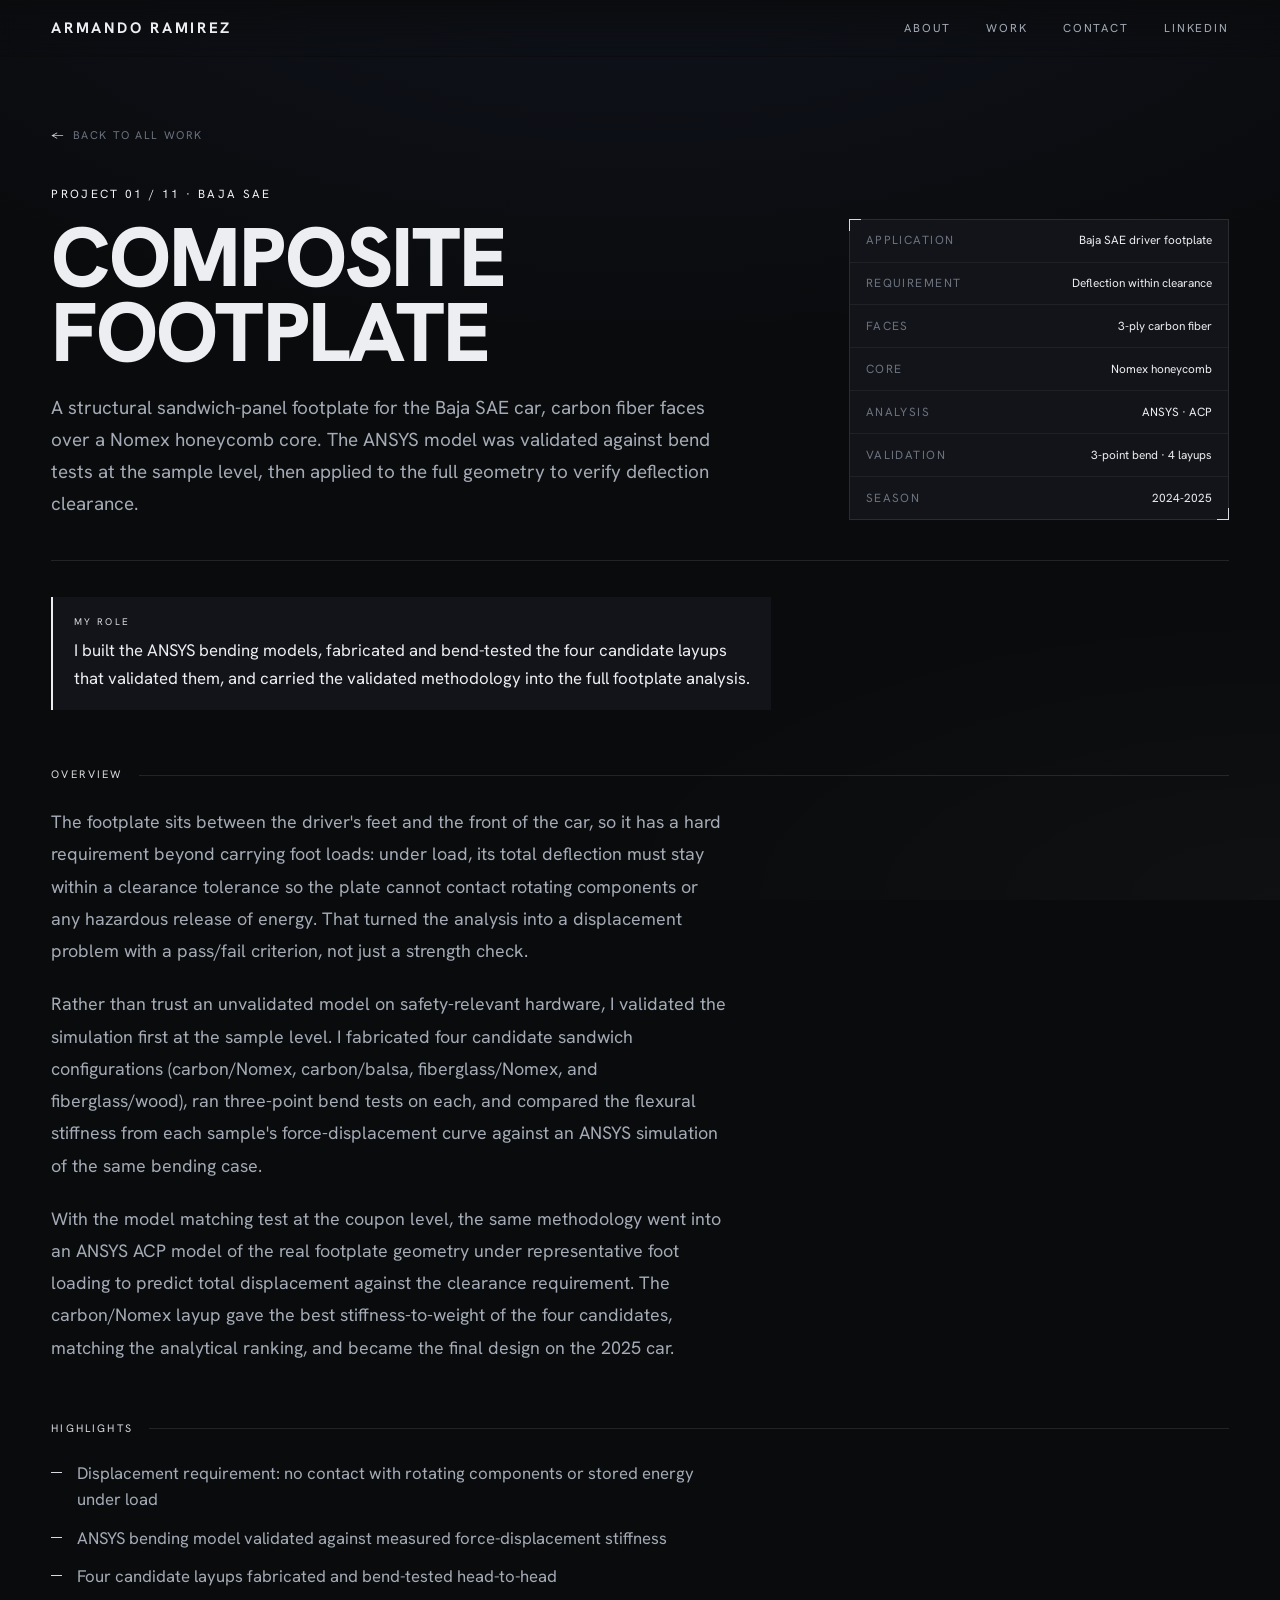
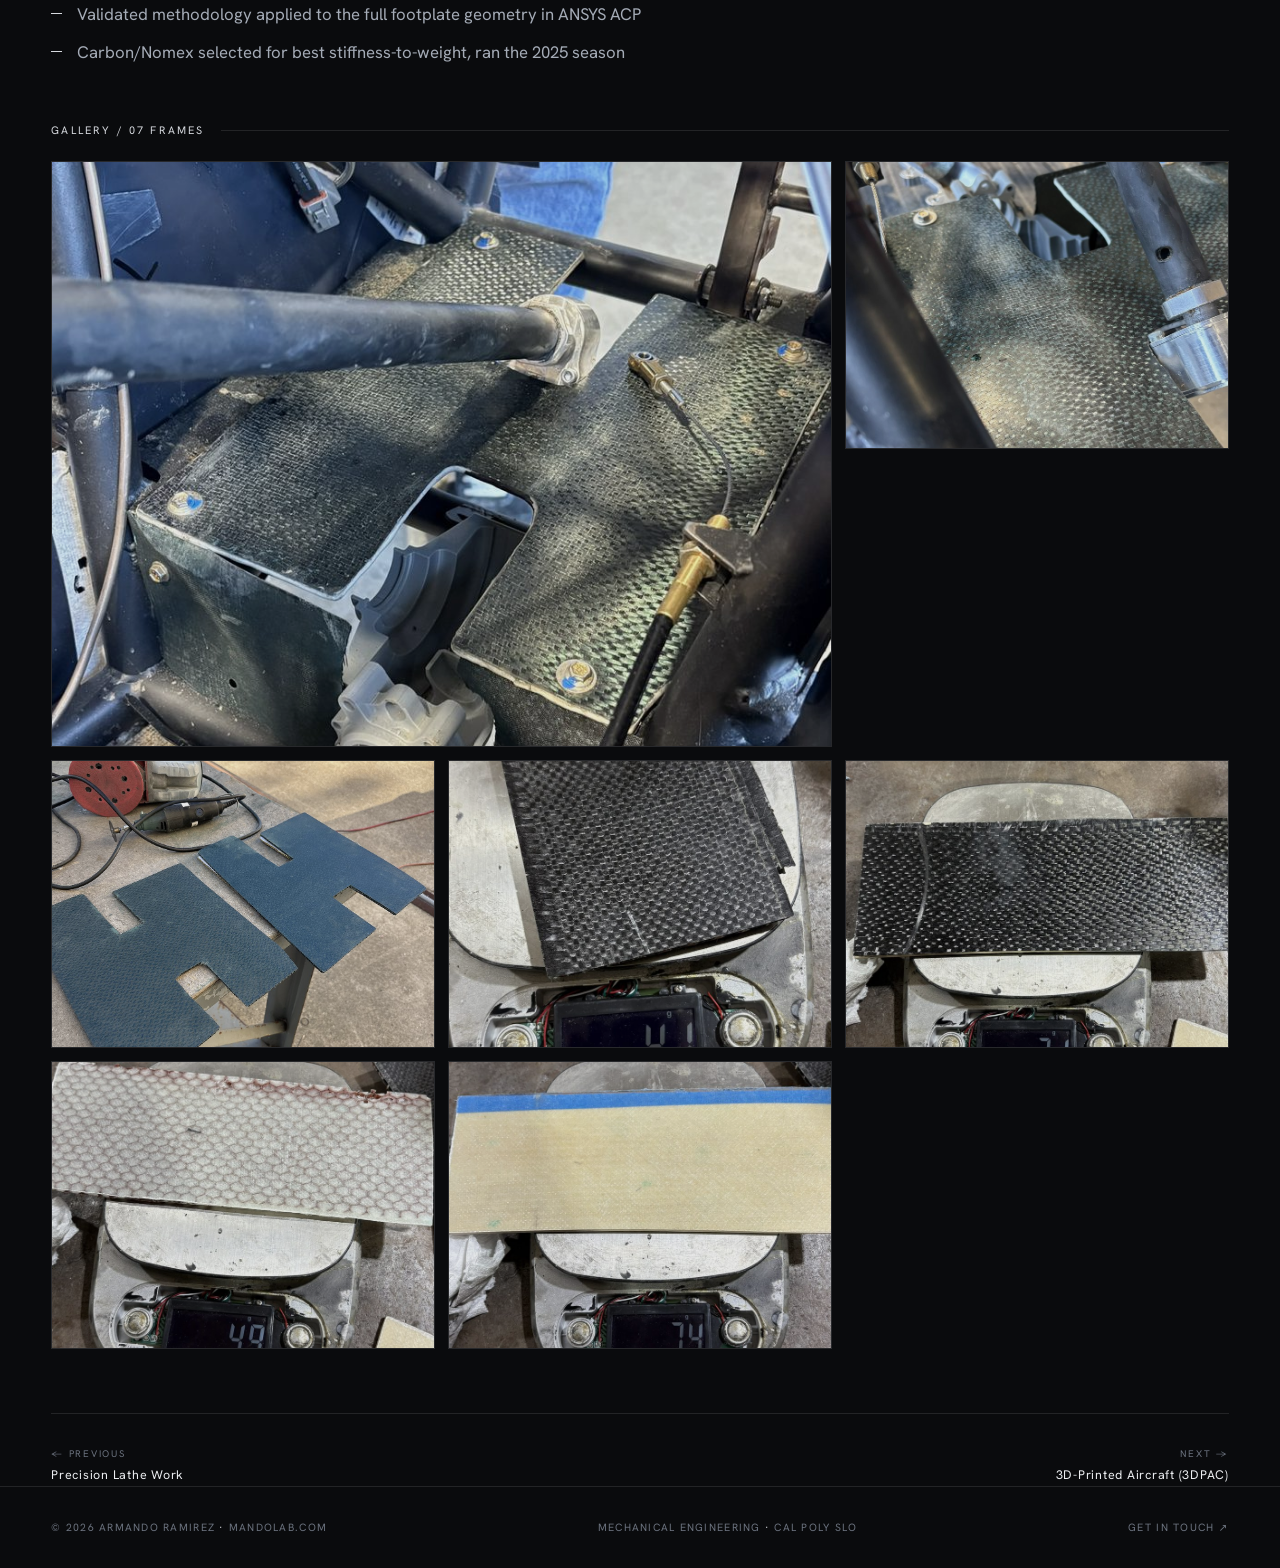
<file: projects/footplate.html>
<!DOCTYPE html>
<html lang="en">
<head>
  <meta charset="UTF-8" />
  <meta name="viewport" content="width=device-width, initial-scale=1.0" />
  <title>Composite Footplate, Armando Ramirez</title>
  <meta name="description" content="Composite Footplate, project by Armando Ramirez, Mechanical Engineering, Cal Poly SLO." />
  <link rel="preconnect" href="https://fonts.googleapis.com" />
  <link rel="preconnect" href="https://fonts.gstatic.com" crossorigin />
  <link href="https://fonts.googleapis.com/css2?family=Hanken+Grotesk:wght@400;500;600;700;800&display=swap" rel="stylesheet" />
  <link rel="stylesheet" href="../css/style.css" />
</head>
<body>

  <nav class="nav">
    <a href="../index.html" class="nav-logo">ARMANDO RAMIREZ</a>
    <button class="nav-toggle" aria-label="Menu"><span></span><span></span><span></span></button>
    <div class="nav-links">
      <a href="../index.html#about">About</a>
      <a href="../index.html#work">Work</a>
      <a href="../index.html#contact">Contact</a>
      <a href="https://www.linkedin.com/in/mandoramirez/" target="_blank" rel="noopener">LinkedIn</a>
    </div>
  </nav>

  <main class="wrap detail">
    <a class="crumb" href="../index.html#work"><span class="arrow">←</span> Back to all work</a>

    <header class="detail-head">
      <div>
        <div class="detail-idx">PROJECT 01 / 11 · Baja SAE</div>
        <h1 class="detail-title">Composite Footplate</h1>
        <p class="detail-lead">A structural sandwich-panel footplate for the Baja SAE car, carbon fiber faces over a Nomex honeycomb core. The ANSYS model was validated against bend tests at the sample level, then applied to the full geometry to verify deflection clearance.</p>
      </div>
      <div class="detail-spec corners">
        <div class="row"><span class="k">Application</span><span class="v">Baja SAE driver footplate</span></div>
        <div class="row"><span class="k">Requirement</span><span class="v">Deflection within clearance</span></div>
        <div class="row"><span class="k">Faces</span><span class="v">3-ply carbon fiber</span></div>
        <div class="row"><span class="k">Core</span><span class="v">Nomex honeycomb</span></div>
        <div class="row"><span class="k">Analysis</span><span class="v">ANSYS · ACP</span></div>
        <div class="row"><span class="k">Validation</span><span class="v">3-point bend · 4 layups</span></div>
        <div class="row"><span class="k">Season</span><span class="v">2024-2025</span></div>
      </div>
    </header>

    <div class="role-callout">
      <span class="rc-label">My Role</span>
      <p>I built the ANSYS bending models, fabricated and bend-tested the four candidate layups that validated them, and carried the validated methodology into the full footplate analysis.</p>
    </div>

    <div class="detail-section-label">Overview</div>
    <div class="detail-prose">
        <p>The footplate sits between the driver's feet and the front of the car, so it has a hard requirement beyond carrying foot loads: under load, its total deflection must stay within a clearance tolerance so the plate cannot contact rotating components or any hazardous release of energy. That turned the analysis into a displacement problem with a pass/fail criterion, not just a strength check.</p>
        <p>Rather than trust an unvalidated model on safety-relevant hardware, I validated the simulation first at the sample level. I fabricated four candidate sandwich configurations (carbon/Nomex, carbon/balsa, fiberglass/Nomex, and fiberglass/wood), ran three-point bend tests on each, and compared the flexural stiffness from each sample's force-displacement curve against an ANSYS simulation of the same bending case.</p>
        <p>With the model matching test at the coupon level, the same methodology went into an ANSYS ACP model of the real footplate geometry under representative foot loading to predict total displacement against the clearance requirement. The carbon/Nomex layup gave the best stiffness-to-weight of the four candidates, matching the analytical ranking, and became the final design on the 2025 car.</p>
    </div>

    <div class="detail-section-label">Highlights</div>
    <div class="detail-prose">
      <ul>
        <li>Displacement requirement: no contact with rotating components or stored energy under load</li>
        <li>ANSYS bending model validated against measured force-displacement stiffness</li>
        <li>Four candidate layups fabricated and bend-tested head-to-head</li>
        <li>Validated methodology applied to the full footplate geometry in ANSYS ACP</li>
        <li>Carbon/Nomex selected for best stiffness-to-weight, ran the 2025 season</li>
      </ul>
    </div>

    <div class="detail-section-label">Gallery / 07 frames</div>
    <div class="gallery" data-gallery>
        <figure class="reveal wide"><img src="../images/footplate/final-footplate.jpg" alt="Final footplate" loading="lazy" /><figcaption>Final footplate</figcaption></figure>
        <figure class="reveal"><img src="../images/footplate/footplate-detail.jpg" alt="Footplate detail" loading="lazy" /><figcaption>Footplate detail</figcaption></figure>
        <figure class="reveal"><img src="../images/footplate/trimming-the-cured-panel.jpg" alt="Trimming the cured panel" loading="lazy" /><figcaption>Trimming the cured panel</figcaption></figure>
        <figure class="reveal"><img src="../images/footplate/carbon-nomex-honeycomb-sample.jpg" alt="Carbon / Nomex honeycomb sample" loading="lazy" /><figcaption>Carbon / Nomex honeycomb sample</figcaption></figure>
        <figure class="reveal"><img src="../images/footplate/carbon-balsa-core-sample.jpg" alt="Carbon / balsa core sample" loading="lazy" /><figcaption>Carbon / balsa core sample</figcaption></figure>
        <figure class="reveal"><img src="../images/footplate/fiberglass-nomex-sample.jpg" alt="Fiberglass / Nomex sample" loading="lazy" /><figcaption>Fiberglass / Nomex sample</figcaption></figure>
        <figure class="reveal"><img src="../images/footplate/fiberglass-wood-core-sample.jpg" alt="Fiberglass / wood core sample" loading="lazy" /><figcaption>Fiberglass / wood core sample</figcaption></figure>
    </div>

    <nav class="detail-nav">
      <a class="prev" href="lathe-lab.html"><span class="lbl">← Previous</span><span>Precision Lathe Work</span></a>
      <a class="next" href="flying-wing.html"><span class="lbl">Next →</span><span>3D-Printed Aircraft (3DPAC)</span></a>
    </nav>
  </main>

  <footer class="footer">
    <span>© 2026 Armando Ramirez <span class="accent">·</span> mandolab.com</span>
    <span>Mechanical Engineering <span class="accent">·</span> Cal Poly SLO</span>
    <span><a href="../index.html#contact">Get in touch ↗</a></span>
  </footer>

  <script src="../js/main.js"></script>
</body>
</html>
</file>
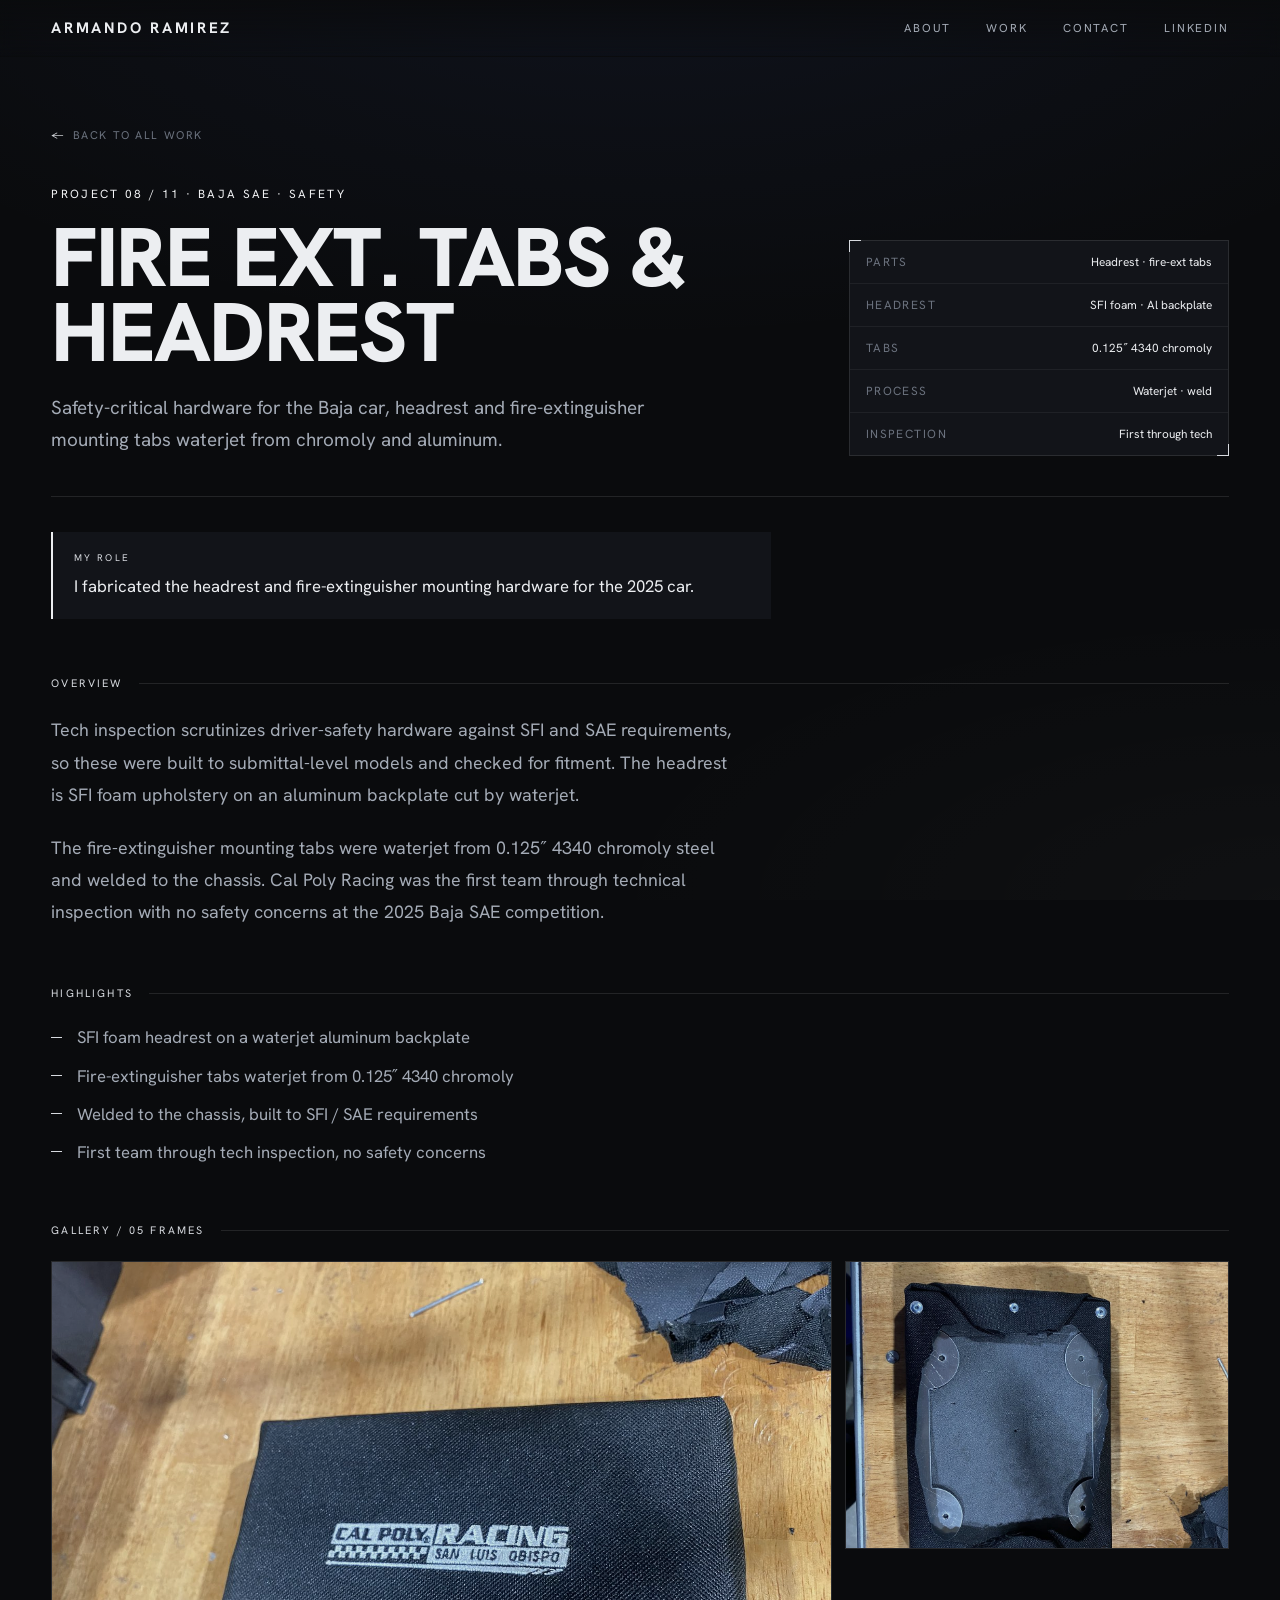
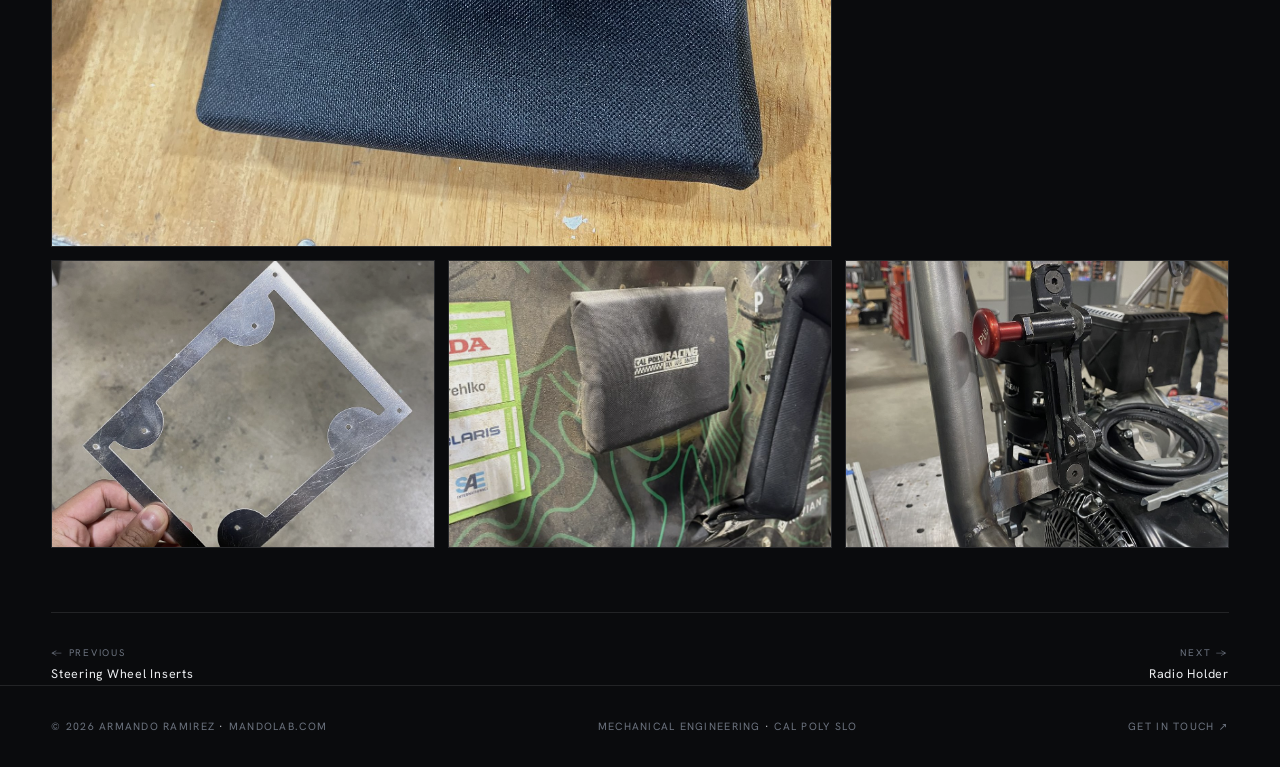
<file: projects/headrest-safety.html>
<!DOCTYPE html>
<html lang="en">
<head>
  <meta charset="UTF-8" />
  <meta name="viewport" content="width=device-width, initial-scale=1.0" />
  <title>Fire Ext. Tabs &amp; Headrest, Armando Ramirez</title>
  <meta name="description" content="Fire Ext. Tabs &amp; Headrest, project by Armando Ramirez, Mechanical Engineering, Cal Poly SLO." />
  <link rel="preconnect" href="https://fonts.googleapis.com" />
  <link rel="preconnect" href="https://fonts.gstatic.com" crossorigin />
  <link href="https://fonts.googleapis.com/css2?family=Hanken+Grotesk:wght@400;500;600;700;800&display=swap" rel="stylesheet" />
  <link rel="stylesheet" href="../css/style.css" />
</head>
<body>

  <nav class="nav">
    <a href="../index.html" class="nav-logo">ARMANDO RAMIREZ</a>
    <button class="nav-toggle" aria-label="Menu"><span></span><span></span><span></span></button>
    <div class="nav-links">
      <a href="../index.html#about">About</a>
      <a href="../index.html#work">Work</a>
      <a href="../index.html#contact">Contact</a>
      <a href="https://www.linkedin.com/in/mandoramirez/" target="_blank" rel="noopener">LinkedIn</a>
    </div>
  </nav>

  <main class="wrap detail">
    <a class="crumb" href="../index.html#work"><span class="arrow">←</span> Back to all work</a>

    <header class="detail-head">
      <div>
        <div class="detail-idx">PROJECT 08 / 11 · Baja SAE · Safety</div>
        <h1 class="detail-title">Fire Ext. Tabs &amp; Headrest</h1>
        <p class="detail-lead">Safety-critical hardware for the Baja car, headrest and fire-extinguisher mounting tabs waterjet from chromoly and aluminum.</p>
      </div>
      <div class="detail-spec corners">
        <div class="row"><span class="k">Parts</span><span class="v">Headrest · fire-ext tabs</span></div>
        <div class="row"><span class="k">Headrest</span><span class="v">SFI foam · Al backplate</span></div>
        <div class="row"><span class="k">Tabs</span><span class="v">0.125″ 4340 chromoly</span></div>
        <div class="row"><span class="k">Process</span><span class="v">Waterjet · weld</span></div>
        <div class="row"><span class="k">Inspection</span><span class="v">First through tech</span></div>
      </div>
    </header>

    <div class="role-callout">
      <span class="rc-label">My Role</span>
      <p>I fabricated the headrest and fire-extinguisher mounting hardware for the 2025 car.</p>
    </div>

    <div class="detail-section-label">Overview</div>
    <div class="detail-prose">
        <p>Tech inspection scrutinizes driver-safety hardware against SFI and SAE requirements, so these were built to submittal-level models and checked for fitment. The headrest is SFI foam upholstery on an aluminum backplate cut by waterjet.</p>
        <p>The fire-extinguisher mounting tabs were waterjet from 0.125″ 4340 chromoly steel and welded to the chassis. Cal Poly Racing was the first team through technical inspection with no safety concerns at the 2025 Baja SAE competition.</p>
    </div>

    <div class="detail-section-label">Highlights</div>
    <div class="detail-prose">
      <ul>
        <li>SFI foam headrest on a waterjet aluminum backplate</li>
        <li>Fire-extinguisher tabs waterjet from 0.125″ 4340 chromoly</li>
        <li>Welded to the chassis, built to SFI / SAE requirements</li>
        <li>First team through tech inspection, no safety concerns</li>
      </ul>
    </div>

    <div class="detail-section-label">Gallery / 05 frames</div>
    <div class="gallery" data-gallery>
        <figure class="reveal wide"><img src="../images/headrest-safety/headrest.jpg" alt="Headrest" loading="lazy" /><figcaption>Headrest</figcaption></figure>
        <figure class="reveal"><img src="../images/headrest-safety/riveted-headrest.jpg" alt="Riveted headrest" loading="lazy" /><figcaption>Riveted headrest</figcaption></figure>
        <figure class="reveal"><img src="../images/headrest-safety/waterjet-backplate.jpg" alt="Waterjet backplate" loading="lazy" /><figcaption>Waterjet backplate</figcaption></figure>
        <figure class="reveal"><img src="../images/headrest-safety/headrest-after-competition.jpg" alt="Headrest after competition" loading="lazy" /><figcaption>Headrest after competition</figcaption></figure>
        <figure class="reveal"><img src="../images/headrest-safety/fire-extinguisher-tabs-mount.jpg" alt="Fire extinguisher tabs &amp; mount" loading="lazy" /><figcaption>Fire extinguisher tabs &amp; mount</figcaption></figure>
    </div>

    <nav class="detail-nav">
      <a class="prev" href="steering-inserts.html"><span class="lbl">← Previous</span><span>Steering Wheel Inserts</span></a>
      <a class="next" href="radio-holder.html"><span class="lbl">Next →</span><span>Radio Holder</span></a>
    </nav>
  </main>

  <footer class="footer">
    <span>© 2026 Armando Ramirez <span class="accent">·</span> mandolab.com</span>
    <span>Mechanical Engineering <span class="accent">·</span> Cal Poly SLO</span>
    <span><a href="../index.html#contact">Get in touch ↗</a></span>
  </footer>

  <script src="../js/main.js"></script>
</body>
</html>
</file>
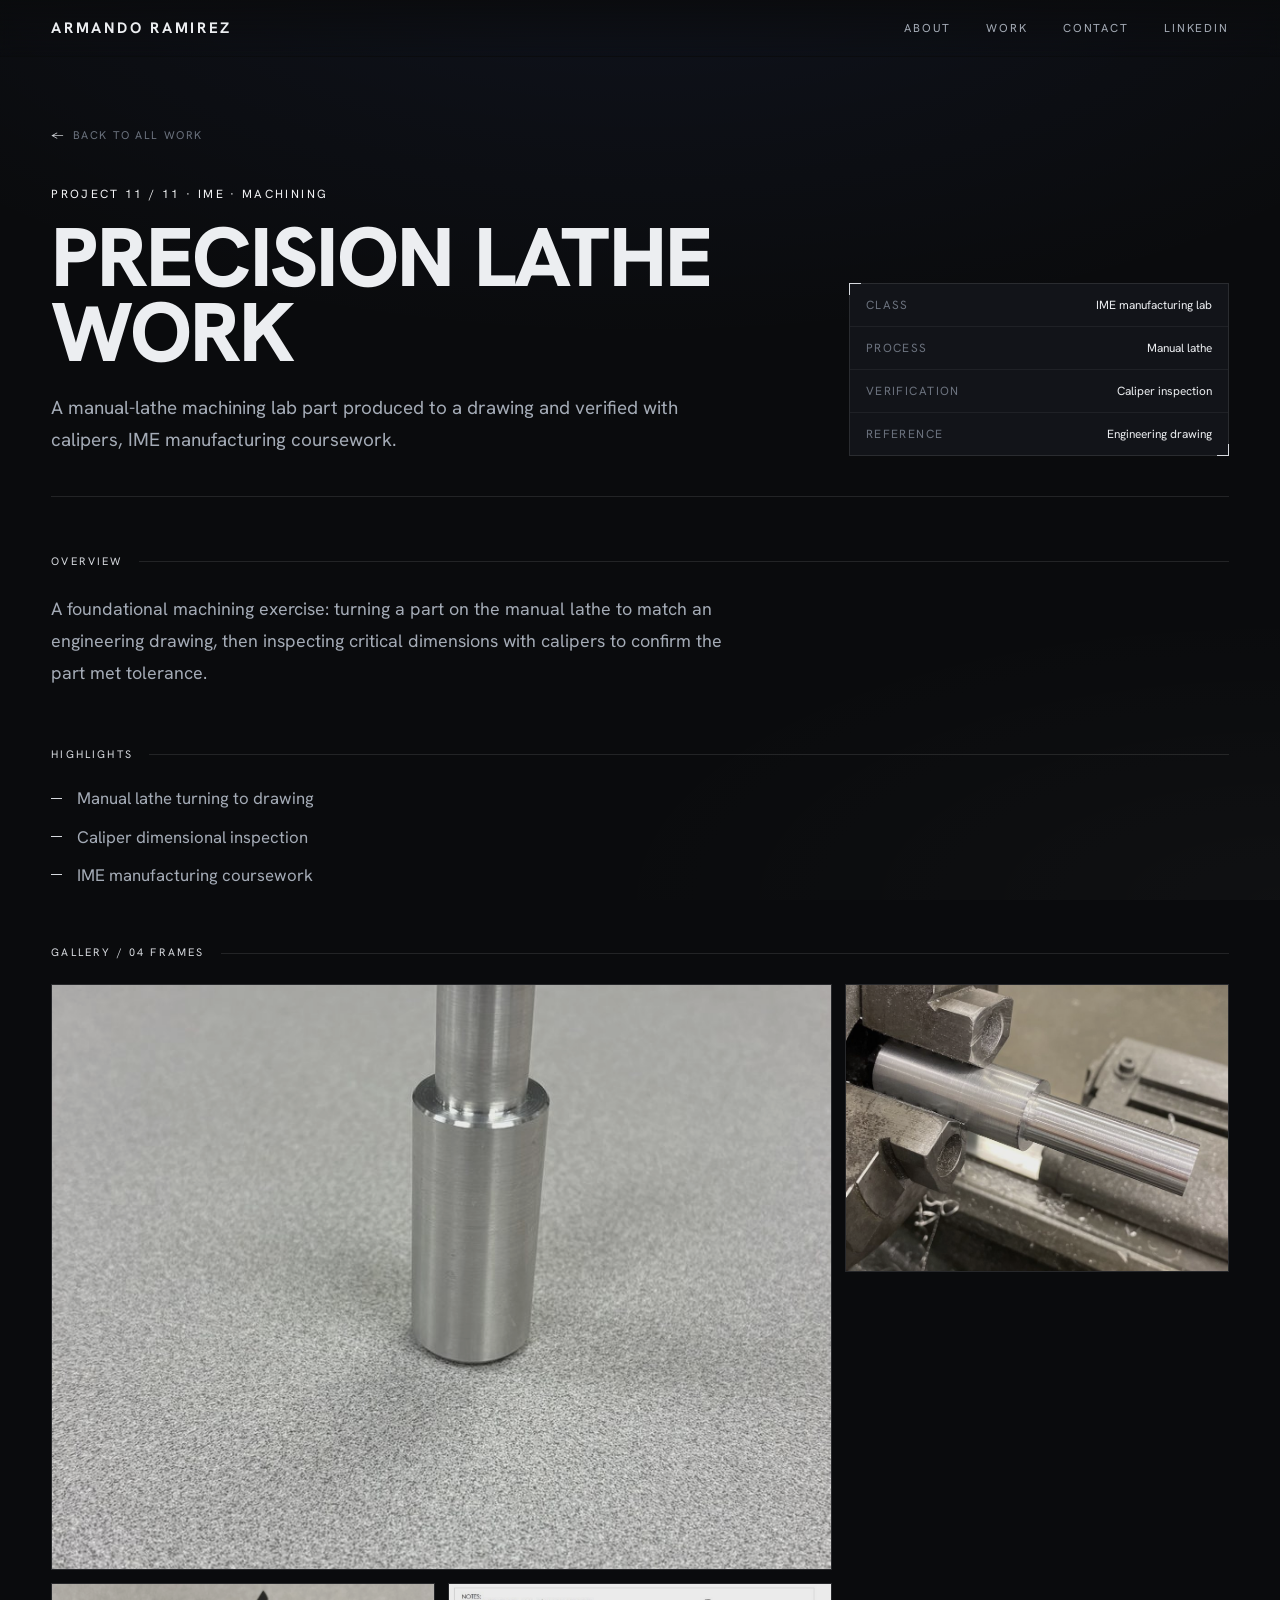
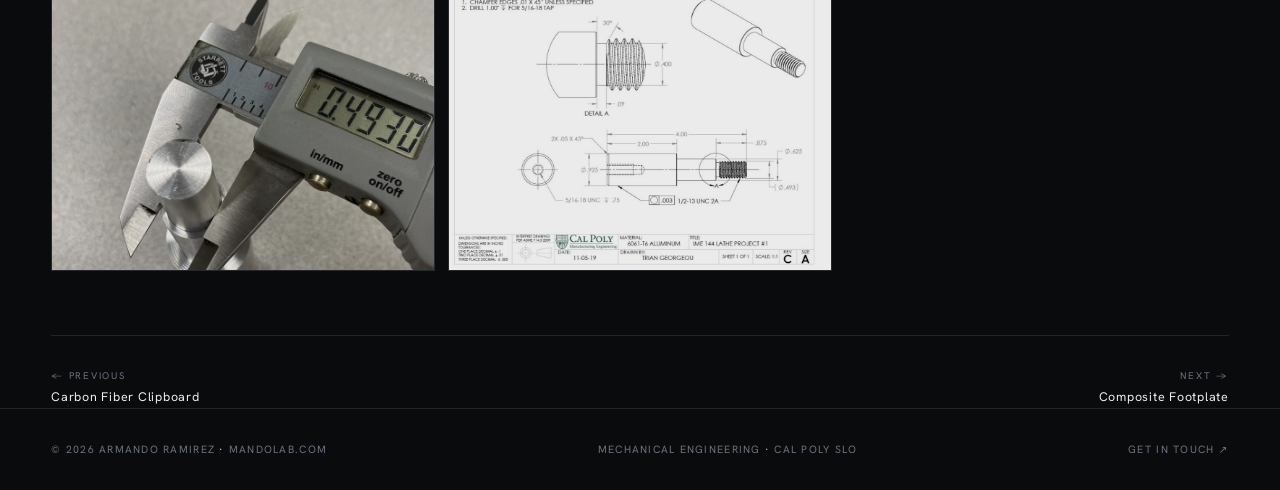
<file: projects/lathe-lab.html>
<!DOCTYPE html>
<html lang="en">
<head>
  <meta charset="UTF-8" />
  <meta name="viewport" content="width=device-width, initial-scale=1.0" />
  <title>Precision Lathe Work, Armando Ramirez</title>
  <meta name="description" content="Precision Lathe Work, project by Armando Ramirez, Mechanical Engineering, Cal Poly SLO." />
  <link rel="preconnect" href="https://fonts.googleapis.com" />
  <link rel="preconnect" href="https://fonts.gstatic.com" crossorigin />
  <link href="https://fonts.googleapis.com/css2?family=Hanken+Grotesk:wght@400;500;600;700;800&display=swap" rel="stylesheet" />
  <link rel="stylesheet" href="../css/style.css" />
</head>
<body>

  <nav class="nav">
    <a href="../index.html" class="nav-logo">ARMANDO RAMIREZ</a>
    <button class="nav-toggle" aria-label="Menu"><span></span><span></span><span></span></button>
    <div class="nav-links">
      <a href="../index.html#about">About</a>
      <a href="../index.html#work">Work</a>
      <a href="../index.html#contact">Contact</a>
      <a href="https://www.linkedin.com/in/mandoramirez/" target="_blank" rel="noopener">LinkedIn</a>
    </div>
  </nav>

  <main class="wrap detail">
    <a class="crumb" href="../index.html#work"><span class="arrow">←</span> Back to all work</a>

    <header class="detail-head">
      <div>
        <div class="detail-idx">PROJECT 11 / 11 · IME · Machining</div>
        <h1 class="detail-title">Precision Lathe Work</h1>
        <p class="detail-lead">A manual-lathe machining lab part produced to a drawing and verified with calipers, IME manufacturing coursework.</p>
      </div>
      <div class="detail-spec corners">
        <div class="row"><span class="k">Class</span><span class="v">IME manufacturing lab</span></div>
        <div class="row"><span class="k">Process</span><span class="v">Manual lathe</span></div>
        <div class="row"><span class="k">Verification</span><span class="v">Caliper inspection</span></div>
        <div class="row"><span class="k">Reference</span><span class="v">Engineering drawing</span></div>
      </div>
    </header>

    <div class="detail-section-label">Overview</div>
    <div class="detail-prose">
        <p>A foundational machining exercise: turning a part on the manual lathe to match an engineering drawing, then inspecting critical dimensions with calipers to confirm the part met tolerance.</p>
    </div>

    <div class="detail-section-label">Highlights</div>
    <div class="detail-prose">
      <ul>
        <li>Manual lathe turning to drawing</li>
        <li>Caliper dimensional inspection</li>
        <li>IME manufacturing coursework</li>
      </ul>
    </div>

    <div class="detail-section-label">Gallery / 04 frames</div>
    <div class="gallery" data-gallery>
        <figure class="reveal wide"><img src="../images/lathe-lab/finished-lathe-part.jpg" alt="Finished lathe part" loading="lazy" /><figcaption>Finished lathe part</figcaption></figure>
        <figure class="reveal"><img src="../images/lathe-lab/on-the-lathe.jpg" alt="On the lathe" loading="lazy" /><figcaption>On the lathe</figcaption></figure>
        <figure class="reveal"><img src="../images/lathe-lab/caliper-inspection.jpg" alt="Caliper inspection" loading="lazy" /><figcaption>Caliper inspection</figcaption></figure>
        <figure class="reveal"><img src="../images/lathe-lab/part-drawing.jpg" alt="Part drawing" loading="lazy" /><figcaption>Part drawing</figcaption></figure>
    </div>

    <nav class="detail-nav">
      <a class="prev" href="cf-clipboard.html"><span class="lbl">← Previous</span><span>Carbon Fiber Clipboard</span></a>
      <a class="next" href="footplate.html"><span class="lbl">Next →</span><span>Composite Footplate</span></a>
    </nav>
  </main>

  <footer class="footer">
    <span>© 2026 Armando Ramirez <span class="accent">·</span> mandolab.com</span>
    <span>Mechanical Engineering <span class="accent">·</span> Cal Poly SLO</span>
    <span><a href="../index.html#contact">Get in touch ↗</a></span>
  </footer>

  <script src="../js/main.js"></script>
</body>
</html>
</file>
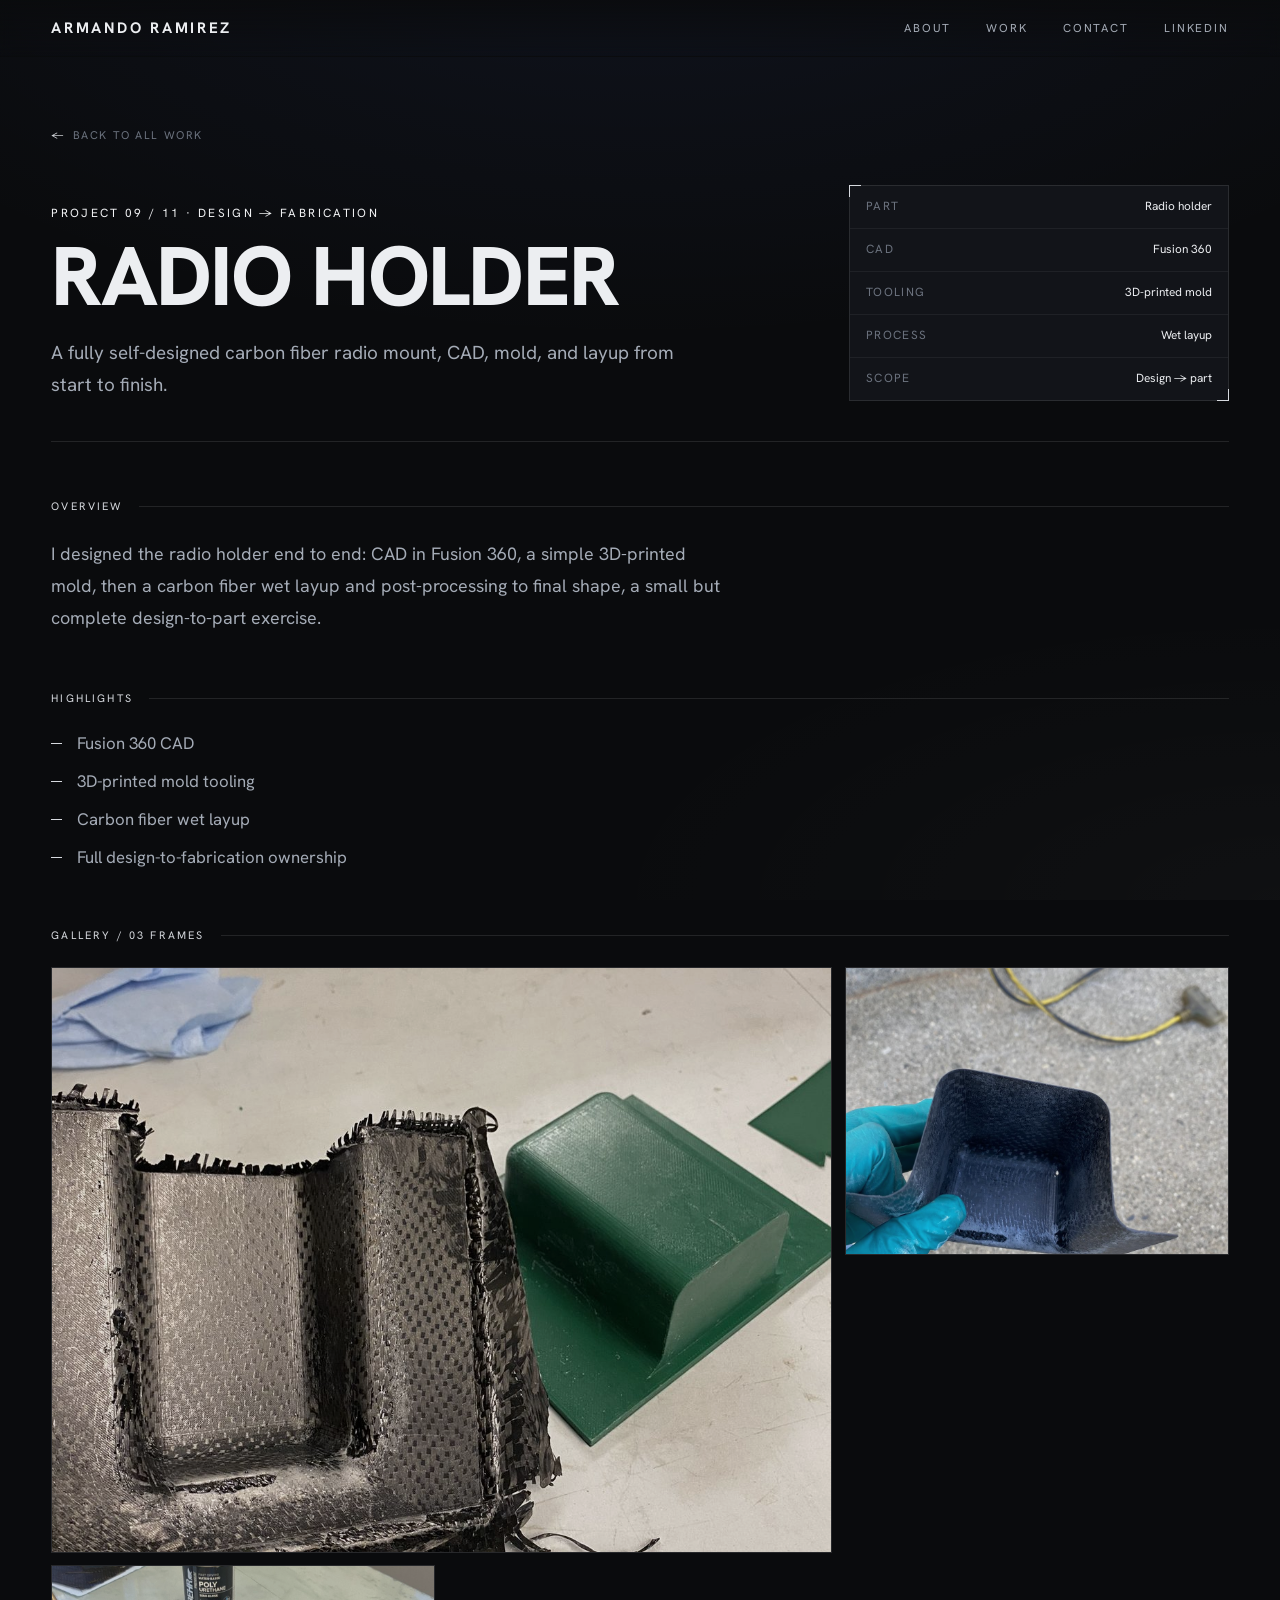
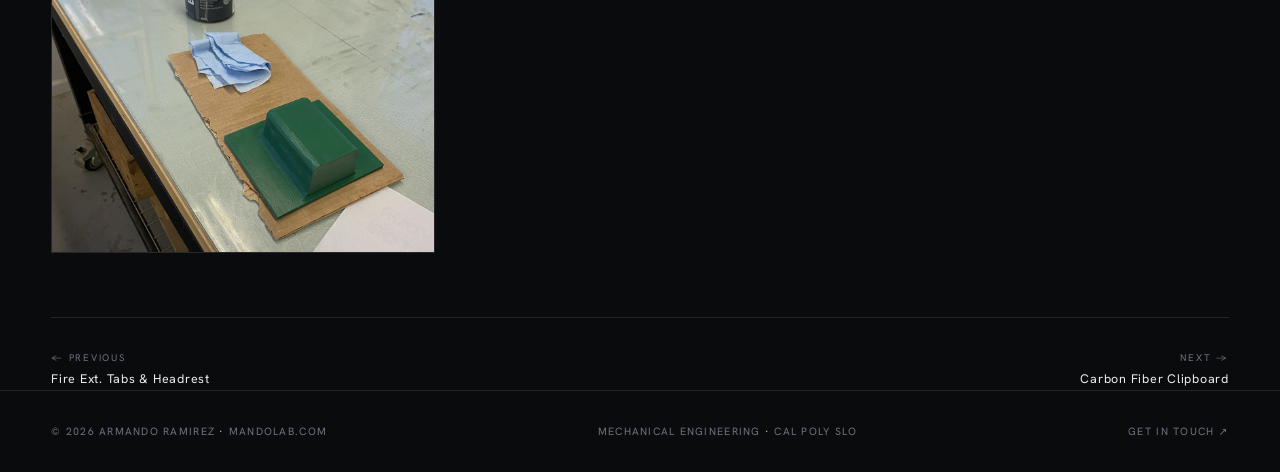
<file: projects/radio-holder.html>
<!DOCTYPE html>
<html lang="en">
<head>
  <meta charset="UTF-8" />
  <meta name="viewport" content="width=device-width, initial-scale=1.0" />
  <title>Radio Holder, Armando Ramirez</title>
  <meta name="description" content="Radio Holder, project by Armando Ramirez, Mechanical Engineering, Cal Poly SLO." />
  <link rel="preconnect" href="https://fonts.googleapis.com" />
  <link rel="preconnect" href="https://fonts.gstatic.com" crossorigin />
  <link href="https://fonts.googleapis.com/css2?family=Hanken+Grotesk:wght@400;500;600;700;800&display=swap" rel="stylesheet" />
  <link rel="stylesheet" href="../css/style.css" />
</head>
<body>

  <nav class="nav">
    <a href="../index.html" class="nav-logo">ARMANDO RAMIREZ</a>
    <button class="nav-toggle" aria-label="Menu"><span></span><span></span><span></span></button>
    <div class="nav-links">
      <a href="../index.html#about">About</a>
      <a href="../index.html#work">Work</a>
      <a href="../index.html#contact">Contact</a>
      <a href="https://www.linkedin.com/in/mandoramirez/" target="_blank" rel="noopener">LinkedIn</a>
    </div>
  </nav>

  <main class="wrap detail">
    <a class="crumb" href="../index.html#work"><span class="arrow">←</span> Back to all work</a>

    <header class="detail-head">
      <div>
        <div class="detail-idx">PROJECT 09 / 11 · Design → Fabrication</div>
        <h1 class="detail-title">Radio Holder</h1>
        <p class="detail-lead">A fully self-designed carbon fiber radio mount, CAD, mold, and layup from start to finish.</p>
      </div>
      <div class="detail-spec corners">
        <div class="row"><span class="k">Part</span><span class="v">Radio holder</span></div>
        <div class="row"><span class="k">CAD</span><span class="v">Fusion 360</span></div>
        <div class="row"><span class="k">Tooling</span><span class="v">3D-printed mold</span></div>
        <div class="row"><span class="k">Process</span><span class="v">Wet layup</span></div>
        <div class="row"><span class="k">Scope</span><span class="v">Design → part</span></div>
      </div>
    </header>

    <div class="detail-section-label">Overview</div>
    <div class="detail-prose">
        <p>I designed the radio holder end to end: CAD in Fusion 360, a simple 3D-printed mold, then a carbon fiber wet layup and post-processing to final shape, a small but complete design-to-part exercise.</p>
    </div>

    <div class="detail-section-label">Highlights</div>
    <div class="detail-prose">
      <ul>
        <li>Fusion 360 CAD</li>
        <li>3D-printed mold tooling</li>
        <li>Carbon fiber wet layup</li>
        <li>Full design-to-fabrication ownership</li>
      </ul>
    </div>

    <div class="detail-section-label">Gallery / 03 frames</div>
    <div class="gallery" data-gallery>
        <figure class="reveal wide"><img src="../images/radio-holder/finished-radio-holder.jpg" alt="Finished radio holder" loading="lazy" /><figcaption>Finished radio holder</figcaption></figure>
        <figure class="reveal"><img src="../images/radio-holder/post-processing.jpg" alt="Post-processing" loading="lazy" /><figcaption>Post-processing</figcaption></figure>
        <figure class="reveal"><img src="../images/radio-holder/3d-printed-mold-prep.jpg" alt="3D-printed mold prep" loading="lazy" /><figcaption>3D-printed mold prep</figcaption></figure>
    </div>

    <nav class="detail-nav">
      <a class="prev" href="headrest-safety.html"><span class="lbl">← Previous</span><span>Fire Ext. Tabs &amp; Headrest</span></a>
      <a class="next" href="cf-clipboard.html"><span class="lbl">Next →</span><span>Carbon Fiber Clipboard</span></a>
    </nav>
  </main>

  <footer class="footer">
    <span>© 2026 Armando Ramirez <span class="accent">·</span> mandolab.com</span>
    <span>Mechanical Engineering <span class="accent">·</span> Cal Poly SLO</span>
    <span><a href="../index.html#contact">Get in touch ↗</a></span>
  </footer>

  <script src="../js/main.js"></script>
</body>
</html>
</file>
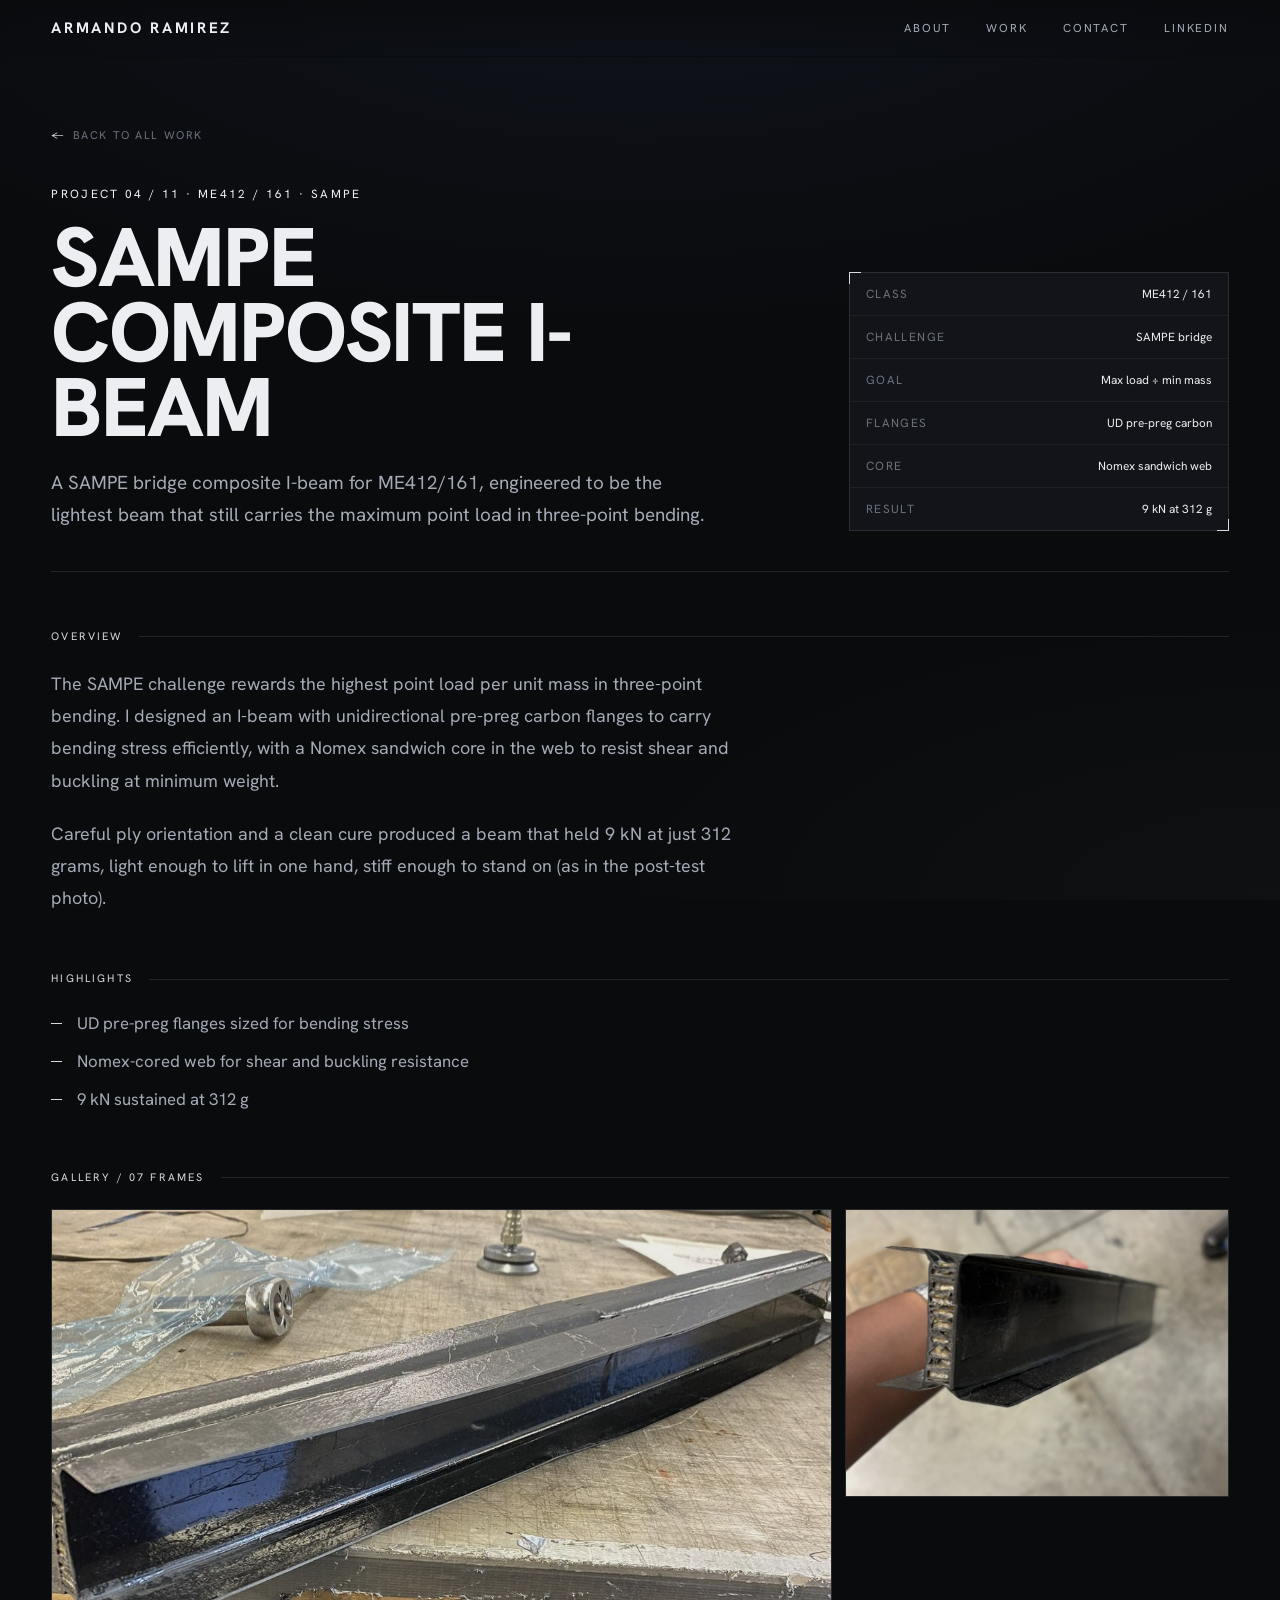
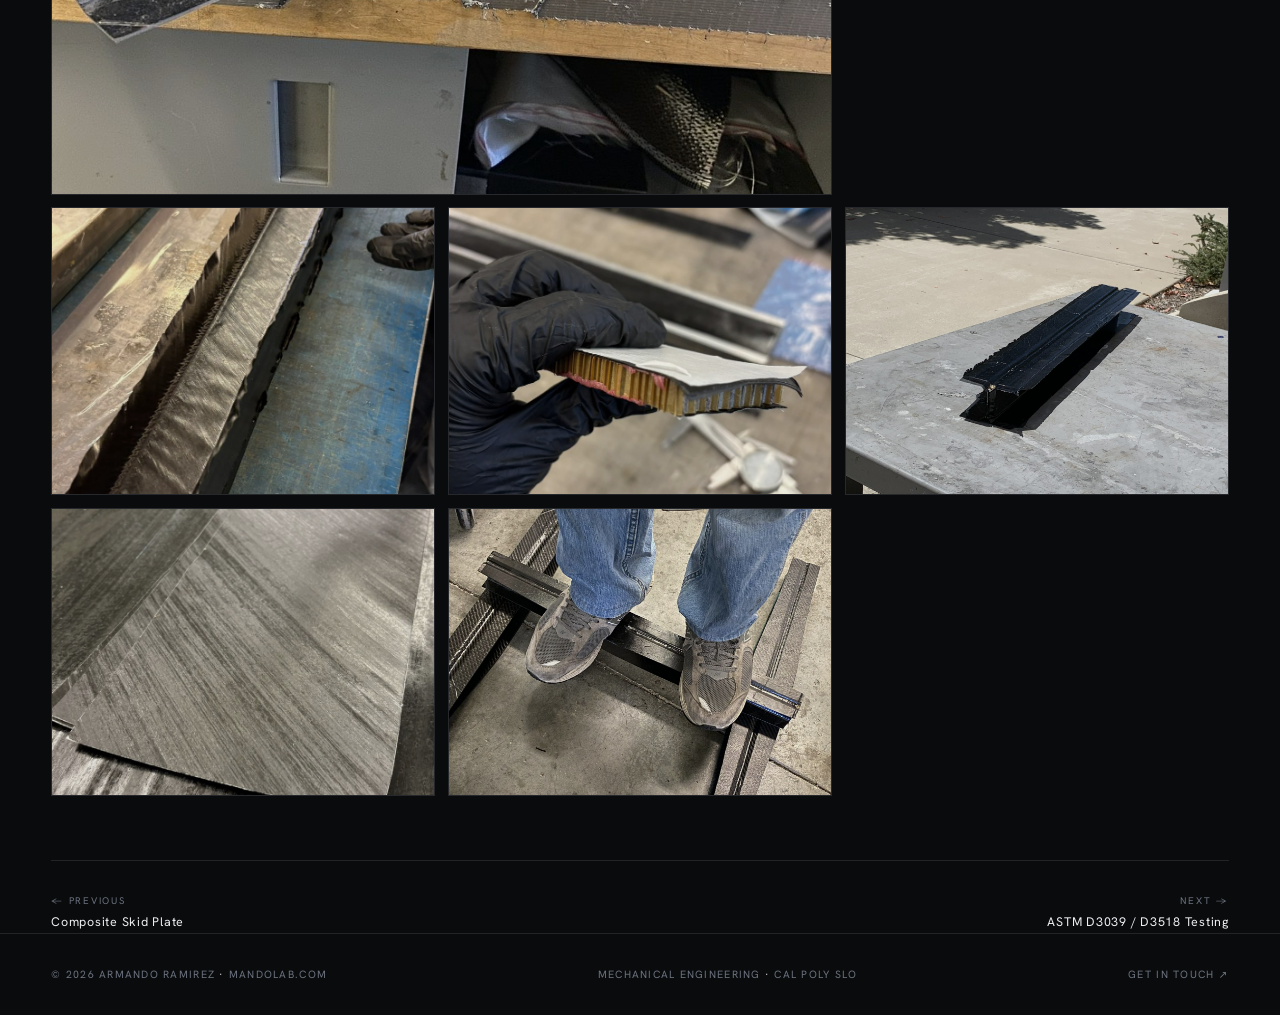
<file: projects/sampe-ibeam.html>
<!DOCTYPE html>
<html lang="en">
<head>
  <meta charset="UTF-8" />
  <meta name="viewport" content="width=device-width, initial-scale=1.0" />
  <title>SAMPE Composite I-Beam, Armando Ramirez</title>
  <meta name="description" content="SAMPE Composite I-Beam, project by Armando Ramirez, Mechanical Engineering, Cal Poly SLO." />
  <link rel="preconnect" href="https://fonts.googleapis.com" />
  <link rel="preconnect" href="https://fonts.gstatic.com" crossorigin />
  <link href="https://fonts.googleapis.com/css2?family=Hanken+Grotesk:wght@400;500;600;700;800&display=swap" rel="stylesheet" />
  <link rel="stylesheet" href="../css/style.css" />
</head>
<body>

  <nav class="nav">
    <a href="../index.html" class="nav-logo">ARMANDO RAMIREZ</a>
    <button class="nav-toggle" aria-label="Menu"><span></span><span></span><span></span></button>
    <div class="nav-links">
      <a href="../index.html#about">About</a>
      <a href="../index.html#work">Work</a>
      <a href="../index.html#contact">Contact</a>
      <a href="https://www.linkedin.com/in/mandoramirez/" target="_blank" rel="noopener">LinkedIn</a>
    </div>
  </nav>

  <main class="wrap detail">
    <a class="crumb" href="../index.html#work"><span class="arrow">←</span> Back to all work</a>

    <header class="detail-head">
      <div>
        <div class="detail-idx">PROJECT 04 / 11 · ME412 / 161 · SAMPE</div>
        <h1 class="detail-title">SAMPE Composite I-Beam</h1>
        <p class="detail-lead">A SAMPE bridge composite I-beam for ME412/161, engineered to be the lightest beam that still carries the maximum point load in three-point bending.</p>
      </div>
      <div class="detail-spec corners">
        <div class="row"><span class="k">Class</span><span class="v">ME412 / 161</span></div>
        <div class="row"><span class="k">Challenge</span><span class="v">SAMPE bridge</span></div>
        <div class="row"><span class="k">Goal</span><span class="v">Max load ÷ min mass</span></div>
        <div class="row"><span class="k">Flanges</span><span class="v">UD pre-preg carbon</span></div>
        <div class="row"><span class="k">Core</span><span class="v">Nomex sandwich web</span></div>
        <div class="row"><span class="k">Result</span><span class="v">9 kN at 312 g</span></div>
      </div>
    </header>

    <div class="detail-section-label">Overview</div>
    <div class="detail-prose">
        <p>The SAMPE challenge rewards the highest point load per unit mass in three-point bending. I designed an I-beam with unidirectional pre-preg carbon flanges to carry bending stress efficiently, with a Nomex sandwich core in the web to resist shear and buckling at minimum weight.</p>
        <p>Careful ply orientation and a clean cure produced a beam that held 9 kN at just 312 grams, light enough to lift in one hand, stiff enough to stand on (as in the post-test photo).</p>
    </div>

    <div class="detail-section-label">Highlights</div>
    <div class="detail-prose">
      <ul>
        <li>UD pre-preg flanges sized for bending stress</li>
        <li>Nomex-cored web for shear and buckling resistance</li>
        <li>9 kN sustained at 312 g</li>
      </ul>
    </div>

    <div class="detail-section-label">Gallery / 07 frames</div>
    <div class="gallery" data-gallery>
        <figure class="reveal wide"><img src="../images/sampe-ibeam/manufactured-i-beam.jpg" alt="Manufactured I-beam" loading="lazy" /><figcaption>Manufactured I-beam</figcaption></figure>
        <figure class="reveal"><img src="../images/sampe-ibeam/cross-section.jpg" alt="Cross section" loading="lazy" /><figcaption>Cross section</figcaption></figure>
        <figure class="reveal"><img src="../images/sampe-ibeam/pre-preg-layup.jpg" alt="Pre-preg layup" loading="lazy" /><figcaption>Pre-preg layup</figcaption></figure>
        <figure class="reveal"><img src="../images/sampe-ibeam/nomex-sandwich-core.jpg" alt="Nomex sandwich core" loading="lazy" /><figcaption>Nomex sandwich core</figcaption></figure>
        <figure class="reveal"><img src="../images/sampe-ibeam/before-trimming.jpg" alt="Before trimming" loading="lazy" /><figcaption>Before trimming</figcaption></figure>
        <figure class="reveal"><img src="../images/sampe-ibeam/unidirectional-plies.jpg" alt="Unidirectional plies" loading="lazy" /><figcaption>Unidirectional plies</figcaption></figure>
        <figure class="reveal"><img src="../images/sampe-ibeam/standing-on-the-beam-post-test.jpg" alt="Standing on the beam, post-test" loading="lazy" /><figcaption>Standing on the beam, post-test</figcaption></figure>
    </div>

    <nav class="detail-nav">
      <a class="prev" href="skid-plate.html"><span class="lbl">← Previous</span><span>Composite Skid Plate</span></a>
      <a class="next" href="astm-testing.html"><span class="lbl">Next →</span><span>ASTM D3039 / D3518 Testing</span></a>
    </nav>
  </main>

  <footer class="footer">
    <span>© 2026 Armando Ramirez <span class="accent">·</span> mandolab.com</span>
    <span>Mechanical Engineering <span class="accent">·</span> Cal Poly SLO</span>
    <span><a href="../index.html#contact">Get in touch ↗</a></span>
  </footer>

  <script src="../js/main.js"></script>
</body>
</html>
</file>
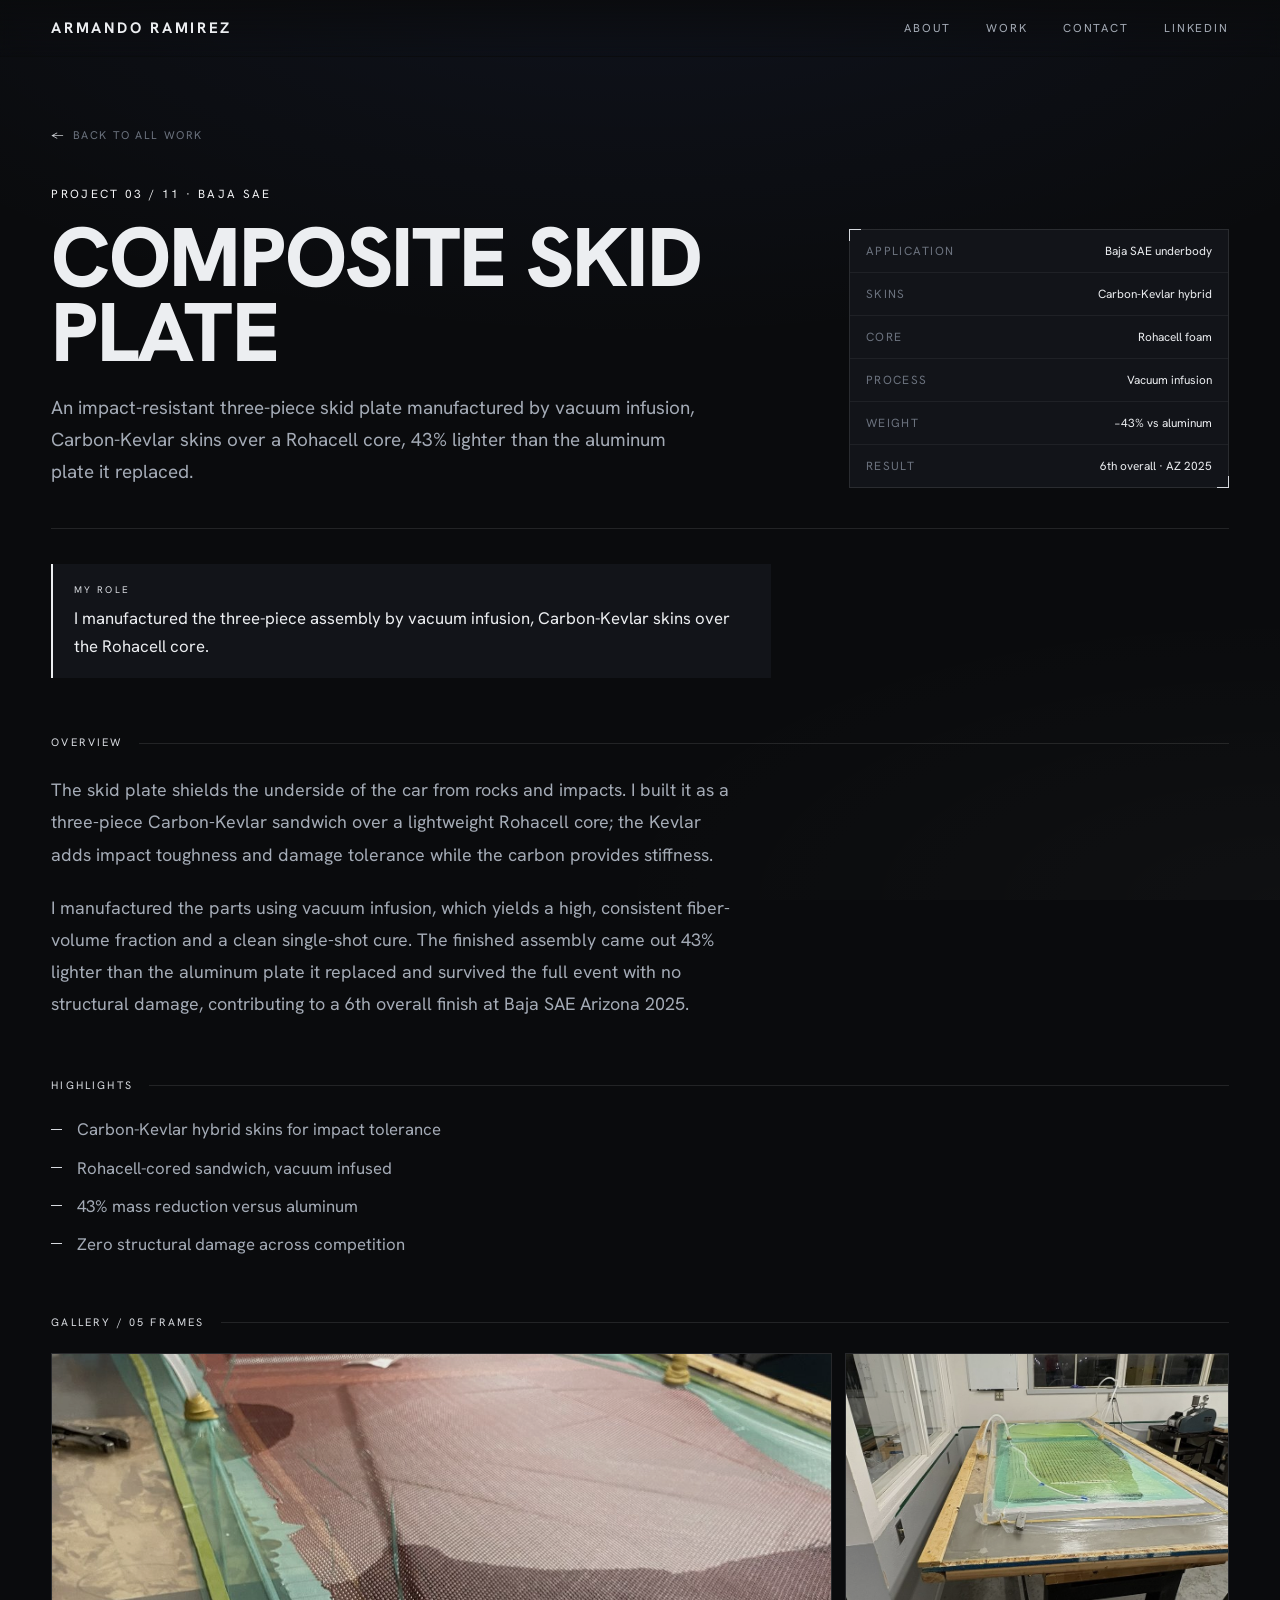
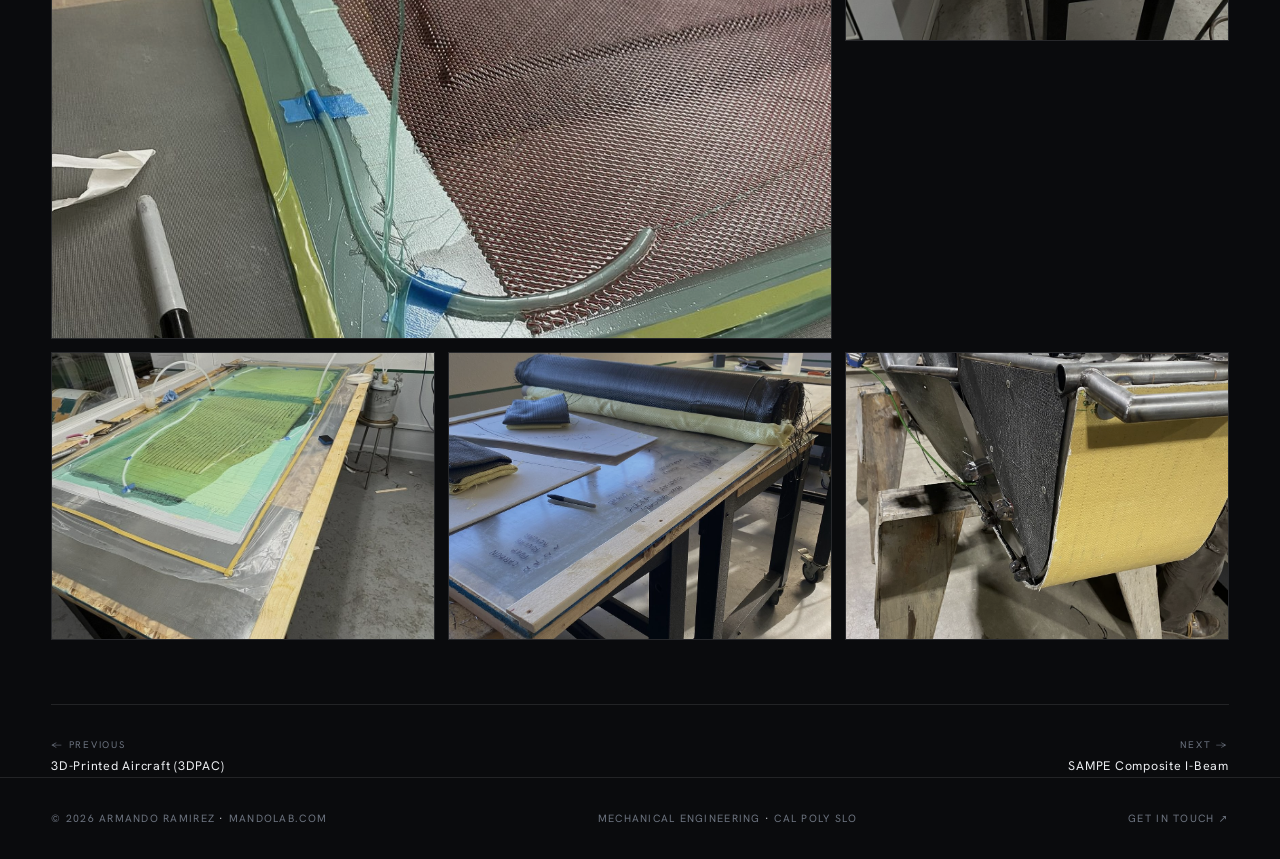
<file: projects/skid-plate.html>
<!DOCTYPE html>
<html lang="en">
<head>
  <meta charset="UTF-8" />
  <meta name="viewport" content="width=device-width, initial-scale=1.0" />
  <title>Composite Skid Plate, Armando Ramirez</title>
  <meta name="description" content="Composite Skid Plate, project by Armando Ramirez, Mechanical Engineering, Cal Poly SLO." />
  <link rel="preconnect" href="https://fonts.googleapis.com" />
  <link rel="preconnect" href="https://fonts.gstatic.com" crossorigin />
  <link href="https://fonts.googleapis.com/css2?family=Hanken+Grotesk:wght@400;500;600;700;800&display=swap" rel="stylesheet" />
  <link rel="stylesheet" href="../css/style.css" />
</head>
<body>

  <nav class="nav">
    <a href="../index.html" class="nav-logo">ARMANDO RAMIREZ</a>
    <button class="nav-toggle" aria-label="Menu"><span></span><span></span><span></span></button>
    <div class="nav-links">
      <a href="../index.html#about">About</a>
      <a href="../index.html#work">Work</a>
      <a href="../index.html#contact">Contact</a>
      <a href="https://www.linkedin.com/in/mandoramirez/" target="_blank" rel="noopener">LinkedIn</a>
    </div>
  </nav>

  <main class="wrap detail">
    <a class="crumb" href="../index.html#work"><span class="arrow">←</span> Back to all work</a>

    <header class="detail-head">
      <div>
        <div class="detail-idx">PROJECT 03 / 11 · Baja SAE</div>
        <h1 class="detail-title">Composite Skid Plate</h1>
        <p class="detail-lead">An impact-resistant three-piece skid plate manufactured by vacuum infusion, Carbon-Kevlar skins over a Rohacell core, 43% lighter than the aluminum plate it replaced.</p>
      </div>
      <div class="detail-spec corners">
        <div class="row"><span class="k">Application</span><span class="v">Baja SAE underbody</span></div>
        <div class="row"><span class="k">Skins</span><span class="v">Carbon-Kevlar hybrid</span></div>
        <div class="row"><span class="k">Core</span><span class="v">Rohacell foam</span></div>
        <div class="row"><span class="k">Process</span><span class="v">Vacuum infusion</span></div>
        <div class="row"><span class="k">Weight</span><span class="v">−43% vs aluminum</span></div>
        <div class="row"><span class="k">Result</span><span class="v">6th overall · AZ 2025</span></div>
      </div>
    </header>

    <div class="role-callout">
      <span class="rc-label">My Role</span>
      <p>I manufactured the three-piece assembly by vacuum infusion, Carbon-Kevlar skins over the Rohacell core.</p>
    </div>

    <div class="detail-section-label">Overview</div>
    <div class="detail-prose">
        <p>The skid plate shields the underside of the car from rocks and impacts. I built it as a three-piece Carbon-Kevlar sandwich over a lightweight Rohacell core; the Kevlar adds impact toughness and damage tolerance while the carbon provides stiffness.</p>
        <p>I manufactured the parts using vacuum infusion, which yields a high, consistent fiber-volume fraction and a clean single-shot cure. The finished assembly came out 43% lighter than the aluminum plate it replaced and survived the full event with no structural damage, contributing to a 6th overall finish at Baja SAE Arizona 2025.</p>
    </div>

    <div class="detail-section-label">Highlights</div>
    <div class="detail-prose">
      <ul>
        <li>Carbon-Kevlar hybrid skins for impact tolerance</li>
        <li>Rohacell-cored sandwich, vacuum infused</li>
        <li>43% mass reduction versus aluminum</li>
        <li>Zero structural damage across competition</li>
      </ul>
    </div>

    <div class="detail-section-label">Gallery / 05 frames</div>
    <div class="gallery" data-gallery>
        <figure class="reveal wide"><img src="../images/skid-plate/first-skid-plate-infusion.jpg" alt="First skid plate infusion" loading="lazy" /><figcaption>First skid plate infusion</figcaption></figure>
        <figure class="reveal"><img src="../images/skid-plate/vacuum-infusion-in-progress.jpg" alt="Vacuum infusion in progress" loading="lazy" /><figcaption>Vacuum infusion in progress</figcaption></figure>
        <figure class="reveal"><img src="../images/skid-plate/infusion-detail.jpg" alt="Infusion detail" loading="lazy" /><figcaption>Infusion detail</figcaption></figure>
        <figure class="reveal"><img src="../images/skid-plate/carbon-kevlar-rohacell-materials.jpg" alt="Carbon-Kevlar + Rohacell materials" loading="lazy" /><figcaption>Carbon-Kevlar + Rohacell materials</figcaption></figure>
        <figure class="reveal"><img src="../images/skid-plate/finished-skid-plate-body-panels.jpg" alt="Finished skid plate &amp; body panels" loading="lazy" /><figcaption>Finished skid plate &amp; body panels</figcaption></figure>
    </div>

    <nav class="detail-nav">
      <a class="prev" href="flying-wing.html"><span class="lbl">← Previous</span><span>3D-Printed Aircraft (3DPAC)</span></a>
      <a class="next" href="sampe-ibeam.html"><span class="lbl">Next →</span><span>SAMPE Composite I-Beam</span></a>
    </nav>
  </main>

  <footer class="footer">
    <span>© 2026 Armando Ramirez <span class="accent">·</span> mandolab.com</span>
    <span>Mechanical Engineering <span class="accent">·</span> Cal Poly SLO</span>
    <span><a href="../index.html#contact">Get in touch ↗</a></span>
  </footer>

  <script src="../js/main.js"></script>
</body>
</html>
</file>
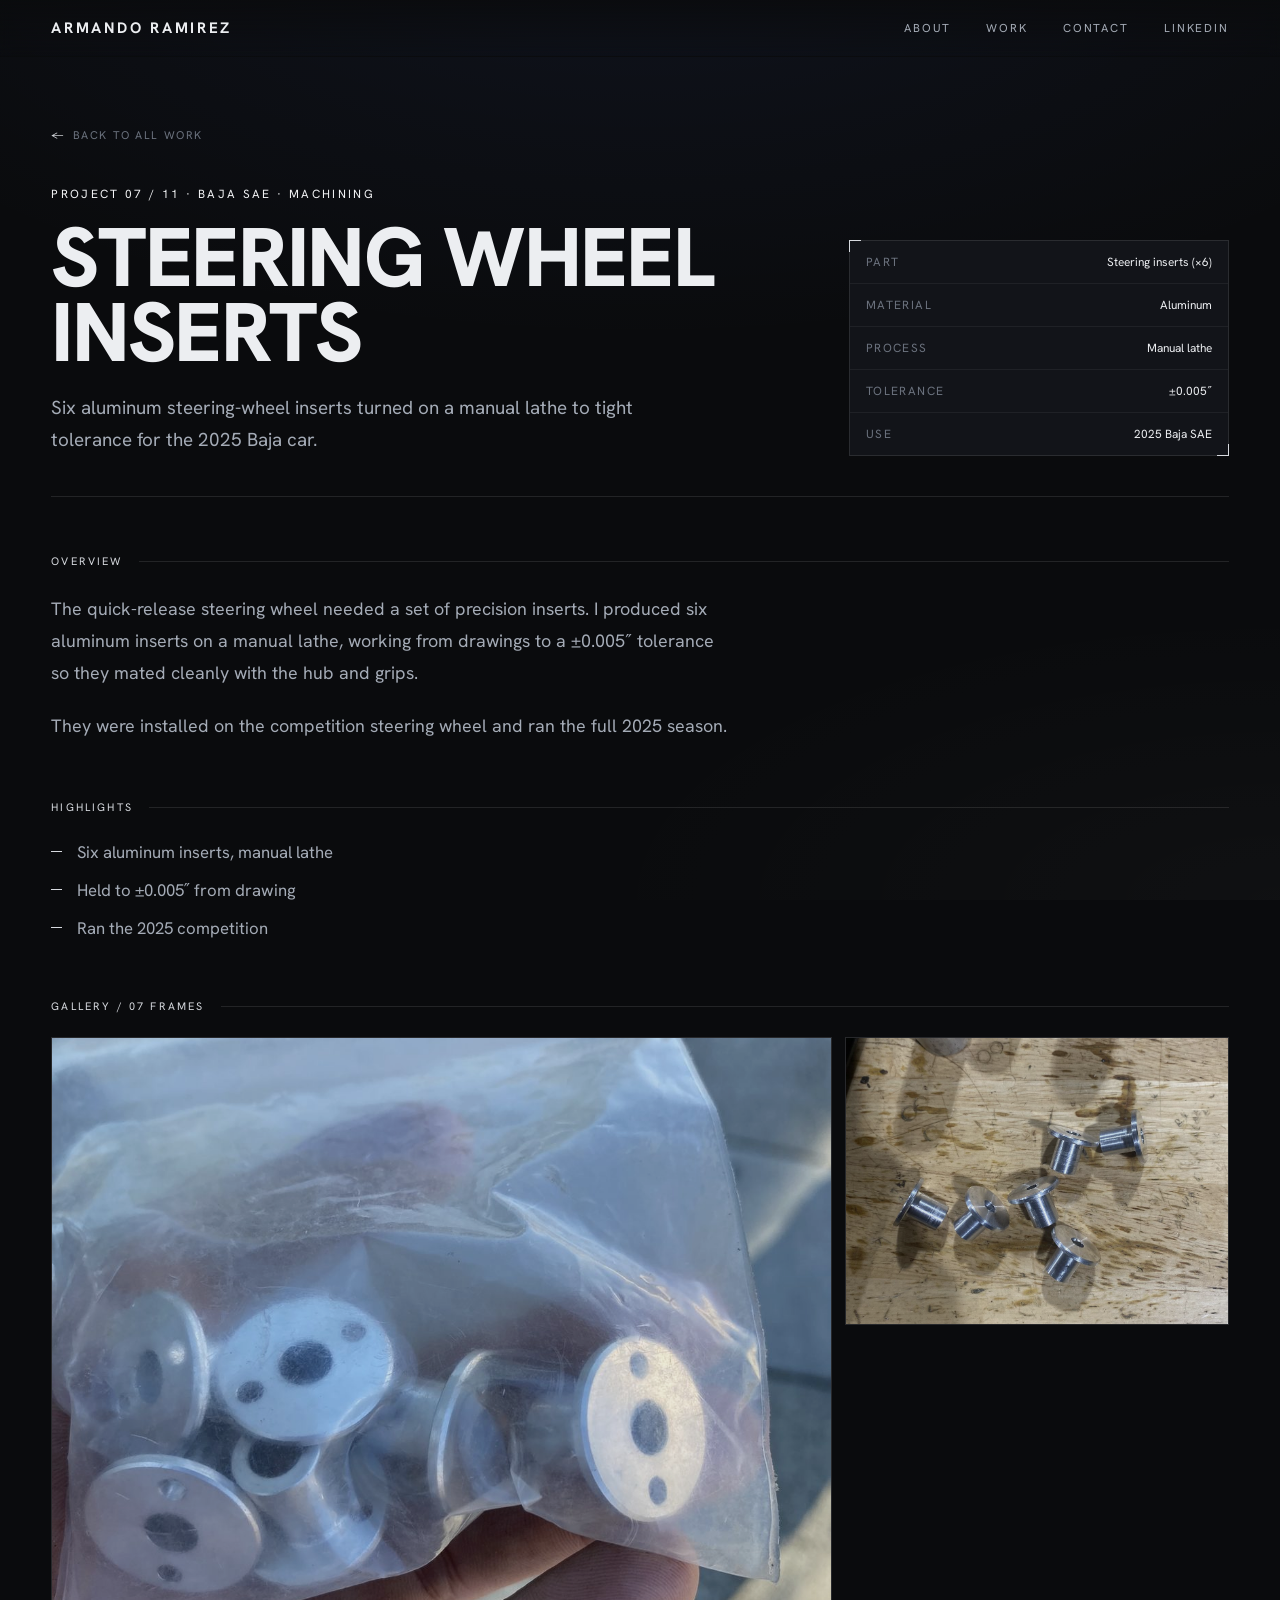
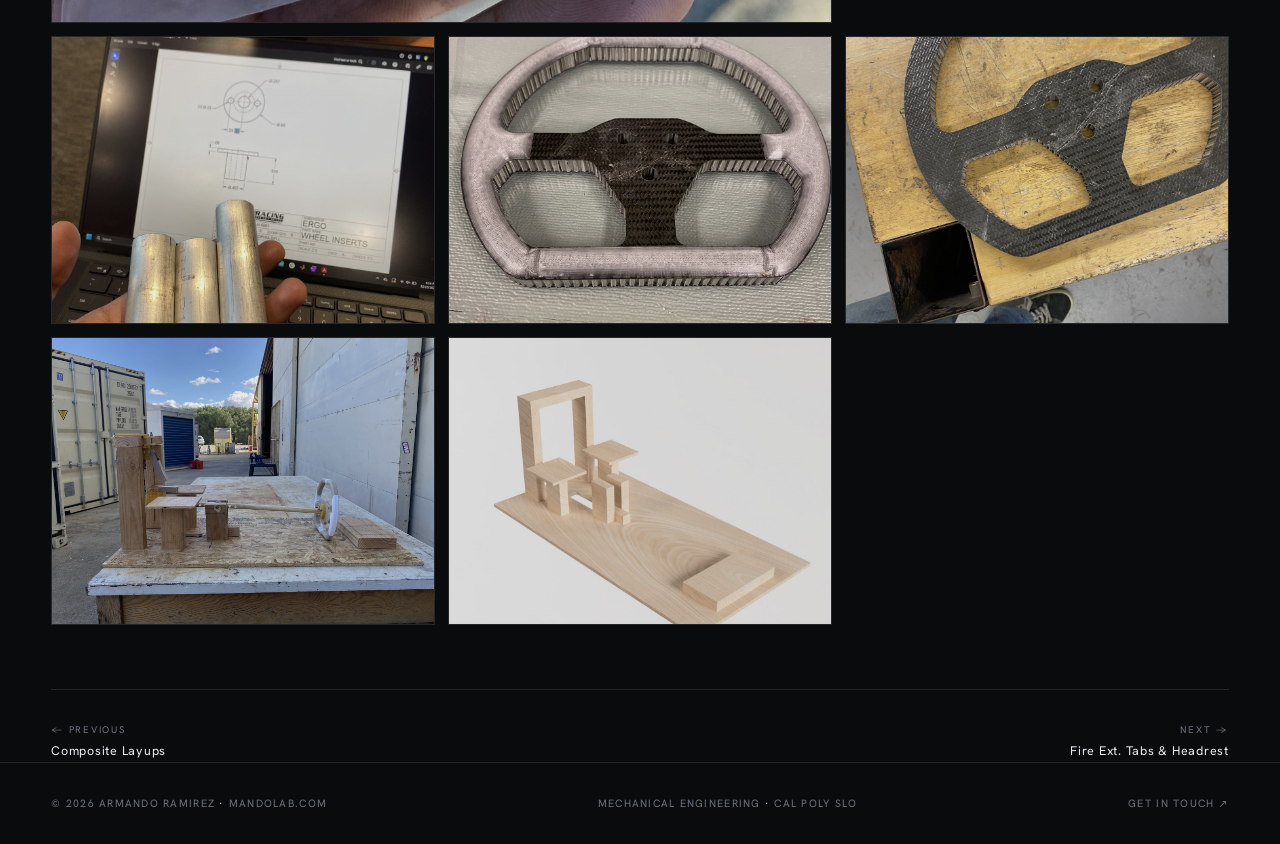
<file: projects/steering-inserts.html>
<!DOCTYPE html>
<html lang="en">
<head>
  <meta charset="UTF-8" />
  <meta name="viewport" content="width=device-width, initial-scale=1.0" />
  <title>Steering Wheel Inserts, Armando Ramirez</title>
  <meta name="description" content="Steering Wheel Inserts, project by Armando Ramirez, Mechanical Engineering, Cal Poly SLO." />
  <link rel="preconnect" href="https://fonts.googleapis.com" />
  <link rel="preconnect" href="https://fonts.gstatic.com" crossorigin />
  <link href="https://fonts.googleapis.com/css2?family=Hanken+Grotesk:wght@400;500;600;700;800&display=swap" rel="stylesheet" />
  <link rel="stylesheet" href="../css/style.css" />
</head>
<body>

  <nav class="nav">
    <a href="../index.html" class="nav-logo">ARMANDO RAMIREZ</a>
    <button class="nav-toggle" aria-label="Menu"><span></span><span></span><span></span></button>
    <div class="nav-links">
      <a href="../index.html#about">About</a>
      <a href="../index.html#work">Work</a>
      <a href="../index.html#contact">Contact</a>
      <a href="https://www.linkedin.com/in/mandoramirez/" target="_blank" rel="noopener">LinkedIn</a>
    </div>
  </nav>

  <main class="wrap detail">
    <a class="crumb" href="../index.html#work"><span class="arrow">←</span> Back to all work</a>

    <header class="detail-head">
      <div>
        <div class="detail-idx">PROJECT 07 / 11 · Baja SAE · Machining</div>
        <h1 class="detail-title">Steering Wheel Inserts</h1>
        <p class="detail-lead">Six aluminum steering-wheel inserts turned on a manual lathe to tight tolerance for the 2025 Baja car.</p>
      </div>
      <div class="detail-spec corners">
        <div class="row"><span class="k">Part</span><span class="v">Steering inserts (×6)</span></div>
        <div class="row"><span class="k">Material</span><span class="v">Aluminum</span></div>
        <div class="row"><span class="k">Process</span><span class="v">Manual lathe</span></div>
        <div class="row"><span class="k">Tolerance</span><span class="v">±0.005″</span></div>
        <div class="row"><span class="k">Use</span><span class="v">2025 Baja SAE</span></div>
      </div>
    </header>

    <div class="detail-section-label">Overview</div>
    <div class="detail-prose">
        <p>The quick-release steering wheel needed a set of precision inserts. I produced six aluminum inserts on a manual lathe, working from drawings to a ±0.005″ tolerance so they mated cleanly with the hub and grips.</p>
        <p>They were installed on the competition steering wheel and ran the full 2025 season.</p>
    </div>

    <div class="detail-section-label">Highlights</div>
    <div class="detail-prose">
      <ul>
        <li>Six aluminum inserts, manual lathe</li>
        <li>Held to ±0.005″ from drawing</li>
        <li>Ran the 2025 competition</li>
      </ul>
    </div>

    <div class="detail-section-label">Gallery / 07 frames</div>
    <div class="gallery" data-gallery>
        <figure class="reveal wide"><img src="../images/steering-inserts/final-machined-inserts.jpg" alt="Final machined inserts" loading="lazy" /><figcaption>Final machined inserts</figcaption></figure>
        <figure class="reveal"><img src="../images/steering-inserts/inserts.jpg" alt="Inserts" loading="lazy" /><figcaption>Inserts</figcaption></figure>
        <figure class="reveal"><img src="../images/steering-inserts/drawings-stock.jpg" alt="Drawings &amp; stock" loading="lazy" /><figcaption>Drawings &amp; stock</figcaption></figure>
        <figure class="reveal"><img src="../images/steering-inserts/steering-wheel-assembled.jpg" alt="Steering wheel assembled" loading="lazy" /><figcaption>Steering wheel assembled</figcaption></figure>
        <figure class="reveal"><img src="../images/steering-inserts/wheel-before-grips.jpg" alt="Wheel before grips" loading="lazy" /><figcaption>Wheel before grips</figcaption></figure>
        <figure class="reveal"><img src="../images/steering-inserts/cockpit-mockup.jpg" alt="Cockpit mockup" loading="lazy" /><figcaption>Cockpit mockup</figcaption></figure>
        <figure class="reveal"><img src="../images/steering-inserts/cockpit-mockup-rendering.jpg" alt="Cockpit mockup rendering" loading="lazy" /><figcaption>Cockpit mockup rendering</figcaption></figure>
    </div>

    <nav class="detail-nav">
      <a class="prev" href="composite-layups.html"><span class="lbl">← Previous</span><span>Composite Layups</span></a>
      <a class="next" href="headrest-safety.html"><span class="lbl">Next →</span><span>Fire Ext. Tabs &amp; Headrest</span></a>
    </nav>
  </main>

  <footer class="footer">
    <span>© 2026 Armando Ramirez <span class="accent">·</span> mandolab.com</span>
    <span>Mechanical Engineering <span class="accent">·</span> Cal Poly SLO</span>
    <span><a href="../index.html#contact">Get in touch ↗</a></span>
  </footer>

  <script src="../js/main.js"></script>
</body>
</html>
</file>
<file: css/style.css>
/* ===========================================================================
   mandolab.com — "Defense-tech" dark cinematic system
   Armando Ramirez · Mechanical Engineering
   Inspired by Anduril / Lockheed — dark, minimal, cinematic, one cool accent
   ======================================================================== */

*, *::before, *::after { box-sizing: border-box; margin: 0; padding: 0; }

:root {
  --bg:      #0a0b0d;   /* near-black ground          */
  --bg-2:    #0e1013;   /* alt section                */
  --panel:   #121419;   /* raised card                */
  --panel-2: #171a20;   /* card hover / input         */
  --text:    #eceef1;   /* primary                    */
  --text-2:  #a4abb6;   /* secondary                  */
  --text-3:  #6b727e;   /* tertiary / captions        */
  --line:    rgba(255,255,255,0.10);
  --line-2:  rgba(255,255,255,0.055);
  --accent:  #d7dadf;   /* light grey — labels, markers, hairlines */
  --accent-2:#f2f3f5;   /* near-white — hover emphasis             */
  --accent-d:#aeb2b9;

  --mono: 'Hanken Grotesk', system-ui, sans-serif;
  --disp: 'Hanken Grotesk', system-ui, sans-serif;
  --body: 'Hanken Grotesk', system-ui, sans-serif;

  --maxw: 1320px;
  --gutter: clamp(1.25rem, 4vw, 4.5rem);
}

html { scroll-behavior: smooth; -webkit-text-size-adjust: 100%; }

body {
  background-color: var(--bg);
  background-image:
    radial-gradient(120% 80% at 50% -10%, rgba(91,130,255,0.07), transparent 60%),
    radial-gradient(100% 60% at 100% 100%, rgba(255,255,255,0.025), transparent 55%);
  background-attachment: fixed;
  color: var(--text);
  font-family: var(--body);
  font-size: 17px;
  line-height: 1.6;
  -webkit-font-smoothing: antialiased;
  overflow-x: hidden;
}

/* faint film grain — hero only */
.hero::after {
  content: '';
  position: absolute; inset: 0; z-index: 4; pointer-events: none;
  opacity: 0.35; mix-blend-mode: overlay;
  background-image: url("data:image/svg+xml,%3Csvg viewBox='0 0 200 200' xmlns='http://www.w3.org/2000/svg'%3E%3Cfilter id='n'%3E%3CfeTurbulence type='fractalNoise' baseFrequency='0.8' numOctaves='3' stitchTiles='stitch'/%3E%3C/filter%3E%3Crect width='100%25' height='100%25' filter='url(%23n)' opacity='0.6'/%3E%3C/svg%3E");
}

::selection { background: var(--text); color: var(--bg); }

img { display: block; max-width: 100%; }
a { color: inherit; text-decoration: none; }

.wrap { max-width: var(--maxw); margin: 0 auto; padding-inline: var(--gutter); }
.mono { font-family: var(--mono); }

/* drafting/registration corner marks */
.corners { position: relative; }
.corners::before, .corners::after {
  content: ''; position: absolute; width: 12px; height: 12px;
  border: 1px solid var(--accent); pointer-events: none;
}
.corners::before { top: -1px; left: -1px; border-right: 0; border-bottom: 0; }
.corners::after  { bottom: -1px; right: -1px; border-left: 0; border-top: 0; }

/* =========================================================================
   NAV
   ====================================================================== */
.nav {
  position: fixed; top: 0; left: 0; right: 0; z-index: 100;
  display: flex; align-items: center; justify-content: space-between;
  padding: 1rem var(--gutter);
  background: linear-gradient(to bottom, rgba(10,11,13,0.85), rgba(10,11,13,0));
  backdrop-filter: blur(6px);
  transition: background 0.3s, border-color 0.3s;
  border-bottom: 1px solid transparent;
}
.nav.solid {
  background: rgba(10,11,13,0.9);
  border-bottom-color: var(--line);
}
.nav-logo {
  font-family: var(--disp); font-weight: 700;
  font-size: 0.95rem; letter-spacing: 0.18em; text-transform: uppercase;
  display: flex; align-items: center; gap: 0.6rem; color: var(--text);
}
.nav-links { display: flex; gap: 2.2rem; align-items: center; }
.nav-links a {
  font-family: var(--mono); font-size: 0.72rem;
  letter-spacing: 0.16em; text-transform: uppercase; color: var(--text-2);
  transition: color 0.2s; position: relative;
}
.nav-links a:hover { color: var(--text); }
.nav-links a:not(:last-child):hover::after {
  content: ''; position: absolute; left: 0; right: 0; bottom: -6px; height: 1px; background: var(--accent);
}
.nav-toggle { display: none; }

@media (max-width: 820px) {
  .nav-links {
    position: fixed; inset: 0 0 0 auto; width: min(80vw, 340px);
    flex-direction: column; align-items: flex-start; gap: 1.6rem;
    background: var(--bg-2); border-left: 1px solid var(--line);
    padding: 5.5rem var(--gutter); transform: translateX(100%);
    transition: transform 0.45s cubic-bezier(.16,1,.3,1);
  }
  .nav-links.open { transform: translateX(0); }
  .nav-links a { font-size: 0.95rem; }
  .nav-toggle {
    display: flex; flex-direction: column; gap: 5px; z-index: 101;
    background: none; border: 0; cursor: pointer; padding: 6px;
  }
  .nav-toggle span { width: 26px; height: 2px; background: var(--text); transition: 0.3s; }
  .nav-toggle.open span:nth-child(1) { transform: translateY(7px) rotate(45deg); }
  .nav-toggle.open span:nth-child(2) { opacity: 0; }
  .nav-toggle.open span:nth-child(3) { transform: translateY(-7px) rotate(-45deg); }
}

/* =========================================================================
   HERO — full-bleed cinematic
   ====================================================================== */
.hero { position: relative; min-height: 100svh; display: flex; flex-direction: column; justify-content: flex-end; overflow: hidden; }
.hero-media { position: absolute; inset: 0; z-index: 0; }
.hero-media img,
.hero-media video {
  width: 100%; height: 100%; object-fit: cover;
  filter: brightness(0.5) contrast(1.05) saturate(0.85);
}
.hero-scrim {
  position: absolute; inset: 0; z-index: 1;
  background:
    linear-gradient(to top, var(--bg) 2%, rgba(10,11,13,0.35) 45%, rgba(10,11,13,0.55) 100%),
    linear-gradient(to right, rgba(10,11,13,0.7), transparent 60%);
}
.hero-inner { position: relative; z-index: 2; width: 100%; padding-bottom: 2.5rem; }
.hero-eyebrow {
  font-family: var(--mono); font-size: 0.74rem; letter-spacing: 0.28em; text-transform: uppercase;
  color: var(--accent-2); margin-bottom: 1.5rem; animation: fade 0.9s 0.1s both;
}
.hero-eyebrow span { color: var(--text-3); margin: 0 0.4rem; }
.hero-title {
  font-family: var(--disp); font-weight: 800; font-stretch: 125%;
  font-size: clamp(3rem, 11vw, 10rem); line-height: 0.88; letter-spacing: -0.02em;
  text-transform: uppercase; animation: rise 1s 0.15s cubic-bezier(.16,1,.3,1) both;
}
.hero-sub {
  margin-top: 1.6rem; max-width: 52ch; font-size: clamp(1.05rem, 1.6vw, 1.35rem);
  line-height: 1.55; color: var(--text-2); animation: fade 1s 0.45s both;
}
.hero-cta { display: flex; gap: 0.8rem; flex-wrap: wrap; margin-top: 2.2rem; animation: fade 1s 0.6s both; }

.hero-strip {
  position: relative; z-index: 2; width: 100%;
  display: grid; grid-template-columns: repeat(3, 1fr); gap: 1px;
  border-top: 1px solid var(--line); background: var(--line);
  animation: fade 1s 0.75s both;
}
.hero-strip > div {
  background: rgba(10,11,13,0.55); backdrop-filter: blur(4px);
  padding: 1.1rem var(--gutter); font-family: var(--mono); font-size: 0.74rem;
  color: var(--text); letter-spacing: 0.04em;
}
.hero-strip .k { display: block; color: var(--text-3); font-size: 0.6rem; letter-spacing: 0.18em; text-transform: uppercase; margin-bottom: 0.35rem; }
.hero-strip > div:first-child { padding-left: var(--gutter); }

.scroll-cue {
  position: absolute; right: var(--gutter); bottom: 7.5rem; z-index: 3;
  display: flex; flex-direction: column; align-items: center; gap: 0.7rem;
  font-family: var(--mono); font-size: 0.6rem; letter-spacing: 0.25em; text-transform: uppercase; color: var(--text-3);
}
.scroll-cue .line { width: 1px; height: 54px; background: linear-gradient(var(--accent), transparent); }
@keyframes rise { from { opacity: 0; transform: translateY(40px); } to { opacity: 1; transform: translateY(0); } }
@keyframes fade { from { opacity: 0; transform: translateY(16px); } to { opacity: 1; transform: translateY(0); } }

@media (max-width: 820px) {
  .hero-strip { grid-template-columns: 1fr 1fr; }
  .hero-strip > div { padding-inline: var(--gutter); }
  .scroll-cue { display: none; }
}
@media (max-width: 520px) { .hero-strip { grid-template-columns: 1fr; } }

/* =========================================================================
   SECTION SCAFFOLD
   ====================================================================== */
.section { padding: clamp(4.5rem, 10vw, 9rem) 0; border-top: 1px solid var(--line-2); }
#about { background: var(--bg); }
#work { background: var(--bg-2); }
#contact { background: var(--bg); }
.section-head { display: flex; align-items: baseline; gap: 1.2rem; margin-bottom: 3.5rem; flex-wrap: wrap; }
.section-idx {
  font-family: var(--mono); font-size: 0.72rem; letter-spacing: 0.2em;
  color: var(--accent); border: 1px solid var(--accent); padding: 0.2rem 0.5rem; border-radius: 2px;
}
.section-title {
  font-family: var(--disp); font-weight: 800; font-stretch: 115%;
  font-size: clamp(2.2rem, 6vw, 4.5rem); line-height: 0.95; letter-spacing: -0.02em; text-transform: uppercase;
}
.section-note { margin-left: auto; font-family: var(--mono); font-size: 0.68rem; letter-spacing: 0.12em; text-transform: uppercase; color: var(--text-3); align-self: center; }

/* =========================================================================
   ABOUT
   ====================================================================== */
.about-grid { display: grid; grid-template-columns: 300px 1fr; gap: clamp(2rem, 5vw, 5rem); align-items: start; }
.portrait { position: relative; aspect-ratio: 3/4; background: var(--panel); border: 1px solid var(--line); overflow: hidden; }
.portrait img { width: 100%; height: 100%; object-fit: cover; filter: contrast(1.03) saturate(0.95); }
.portrait .placeholder {
  position: absolute; inset: 0; display: flex; flex-direction: column; align-items: center; justify-content: center;
  gap: 0.6rem; text-align: center; font-family: var(--mono); font-size: 0.66rem; letter-spacing: 0.16em;
  text-transform: uppercase; color: var(--text-3); padding: 1rem;
  background-image: repeating-linear-gradient(45deg, transparent, transparent 11px, rgba(255,255,255,0.03) 11px, rgba(255,255,255,0.03) 12px);
}
.portrait .placeholder svg { width: 34px; height: 34px; stroke: var(--text-3); }
.portrait-cap { font-family: var(--mono); font-size: 0.62rem; letter-spacing: 0.12em; text-transform: uppercase; color: var(--text-3); margin-top: 0.6rem; display: flex; justify-content: space-between; }
.about-body p { font-size: 1.12rem; line-height: 1.75; color: var(--text-2); margin-bottom: 1.2rem; max-width: 62ch; }
.about-body p b, .about-body p strong { color: var(--text); font-weight: 600; }
.about-body em { font-style: normal; color: var(--accent-2); }

.specsheet { margin-top: 2.4rem; border-top: 1px solid var(--line); }
.specsheet .row { display: grid; grid-template-columns: 170px 1fr; gap: 1rem; padding: 0.7rem 0; border-bottom: 1px solid var(--line-2); font-family: var(--mono); font-size: 0.74rem; }
.specsheet .k { color: var(--text-3); letter-spacing: 0.14em; text-transform: uppercase; }
.specsheet .v { color: var(--text); }

.skills { margin-top: 2.6rem; }
.skill-group { margin-bottom: 1.3rem; }
.skill-group .gl { font-family: var(--mono); font-size: 0.62rem; letter-spacing: 0.2em; text-transform: uppercase; color: var(--accent); margin-bottom: 0.6rem; }
.chips { display: flex; flex-wrap: wrap; gap: 0.4rem; }
.chip {
  font-family: var(--mono); font-size: 0.66rem; letter-spacing: 0.06em;
  padding: 0.34rem 0.72rem; border: 1px solid var(--line); background: var(--panel); color: var(--text-2); transition: 0.2s;
}
.chip:hover { border-color: var(--accent); color: var(--text); background: var(--panel-2); transform: translateY(-2px); }

@media (max-width: 820px) {
  .about-grid { grid-template-columns: 1fr; }
  .portrait { max-width: 280px; }
  .specsheet .row { grid-template-columns: 130px 1fr; }
}

/* =========================================================================
   PROJECTS — image-forward capability cards
   ====================================================================== */
.proj-grid { display: grid; grid-template-columns: repeat(3, 1fr); gap: clamp(0.9rem, 2vw, 1.6rem); }
.plate {
  display: flex; flex-direction: column; background: var(--panel);
  border: 1px solid var(--line); position: relative; overflow: hidden;
  transition: transform 0.4s cubic-bezier(.16,1,.3,1), border-color 0.4s, box-shadow 0.4s;
}
.plate:hover { transform: translateY(-6px); border-color: rgba(255,255,255,0.35); box-shadow: 0 24px 50px -20px rgba(0,0,0,0.8); }
.plate-img { aspect-ratio: 4/3; overflow: hidden; background: var(--bg-2); position: relative; }
.plate-img::after { content: ''; position: absolute; inset: 0; background: linear-gradient(to top, rgba(18,20,25,0.6), transparent 45%); }
.plate-img img { width: 100%; height: 100%; object-fit: cover; filter: brightness(0.92) saturate(0.9); transition: transform 0.6s cubic-bezier(.16,1,.3,1), filter 0.4s; }
.plate:hover .plate-img img { transform: scale(1.06); filter: brightness(1) saturate(1); }
.plate-num { position: absolute; top: 0; left: 0; z-index: 2; font-family: var(--mono); font-size: 0.66rem; letter-spacing: 0.1em; background: rgba(10,11,13,0.8); color: var(--text); padding: 0.3rem 0.6rem; border-right: 1px solid var(--line); border-bottom: 1px solid var(--line); }
.plate-tagcat { position: absolute; top: 0; right: 0; z-index: 2; font-family: var(--mono); font-size: 0.6rem; letter-spacing: 0.12em; text-transform: uppercase; background: rgba(255,255,255,0.10); color: var(--text); padding: 0.3rem 0.6rem; border-left: 1px solid var(--line); border-bottom: 1px solid var(--line); }
.plate-body { padding: 1.3rem 1.3rem 0.6rem; flex: 1; }
.plate-name { font-family: var(--disp); font-weight: 700; font-stretch: 110%; font-size: 1.35rem; line-height: 1.05; letter-spacing: -0.01em; }
.plate-desc { font-size: 0.98rem; line-height: 1.55; color: var(--text-2); margin-top: 0.6rem; }
.plate-data { margin-top: 1rem; border-top: 1px solid var(--line-2); font-family: var(--mono); font-size: 0.66rem; }
.plate-data .row { display: flex; justify-content: space-between; gap: 1rem; padding: 0.45rem 0; border-bottom: 1px solid var(--line-2); }
.plate-data .row:last-child { border-bottom: 0; }
.plate-data .k { color: var(--text-3); letter-spacing: 0.1em; text-transform: uppercase; }
.plate-data .v { color: var(--text); text-align: right; }
.plate-foot {
  display: flex; align-items: center; justify-content: space-between; padding: 0.9rem 1.3rem;
  border-top: 1px solid var(--line); font-family: var(--mono); font-size: 0.66rem; letter-spacing: 0.16em;
  text-transform: uppercase; color: var(--text-2); transition: 0.3s;
}
.plate:hover .plate-foot { background: var(--text); color: var(--bg); }
.plate-foot .arrow { color: var(--accent); transition: transform 0.3s, color 0.3s; }
.plate:hover .plate-foot .arrow { color: var(--bg); transform: translate(4px,-4px); }
.plate-link { position: absolute; inset: 0; z-index: 5; }

@media (max-width: 980px) { .proj-grid { grid-template-columns: repeat(2, 1fr); } }
@media (max-width: 600px) { .proj-grid { grid-template-columns: 1fr; } }

/* =========================================================================
   MORE WORK
   ====================================================================== */
.more { margin-top: 4rem; }
.more-head { font-family: var(--mono); font-size: 0.68rem; letter-spacing: 0.2em; text-transform: uppercase; color: var(--accent); margin-bottom: 1.5rem; padding-bottom: 0.6rem; border-bottom: 1px solid var(--line); }
.more-grid { display: grid; grid-template-columns: repeat(2, 1fr); gap: 1rem; }
.more-item { display: grid; grid-template-columns: 104px 1fr; gap: 1rem; align-items: stretch; border: 1px solid var(--line); background: var(--panel); transition: 0.3s; position: relative; }
.more-item:hover { border-color: rgba(255,255,255,0.3); background: var(--panel-2); }
.more-thumb { overflow: hidden; background: var(--bg-2); }
.more-thumb img { width: 100%; height: 100%; object-fit: cover; filter: brightness(0.9) saturate(0.9); transition: 0.4s; }
.more-item:hover .more-thumb img { filter: brightness(1) saturate(1); transform: scale(1.04); }
.more-text { padding: 0.95rem 1rem 0.95rem 0; }
.more-name { font-family: var(--disp); font-weight: 700; font-size: 1.05rem; }
.more-desc { font-size: 0.9rem; color: var(--text-2); line-height: 1.5; margin-top: 0.3rem; }
.more-desc em { color: var(--accent-2); font-style: normal; }
.more-link { position: absolute; inset: 0; }
@media (max-width: 600px) { .more-grid { grid-template-columns: 1fr; } }

/* =========================================================================
   BUTTONS
   ====================================================================== */
.btn {
  font-family: var(--mono); font-size: 0.72rem; letter-spacing: 0.18em; text-transform: uppercase;
  padding: 0.95rem 1.9rem; border: 1px solid var(--text); background: var(--text); color: var(--bg);
  cursor: pointer; display: inline-flex; align-items: center; gap: 0.6rem; transition: 0.25s;
}
.btn:hover { background: transparent; border-color: var(--text); color: var(--text); }
.btn.ghost { background: transparent; color: var(--text); border-color: var(--line); }
.btn.ghost:hover { background: var(--text); border-color: var(--text); color: var(--bg); }

/* =========================================================================
   CONTACT
   ====================================================================== */
.contact-grid { display: grid; grid-template-columns: 1fr 1fr; gap: clamp(2rem, 6vw, 5rem); align-items: start; }
.contact-lead { font-family: var(--disp); font-weight: 800; font-stretch: 115%; font-size: clamp(2rem, 5vw, 3.6rem); line-height: 1; letter-spacing: -0.02em; text-transform: uppercase; }
.contact-sub { color: var(--text-2); font-size: 1.08rem; line-height: 1.6; margin-top: 1.4rem; max-width: 42ch; }
.contact-direct { margin-top: 2rem; border-top: 1px solid var(--line); }
.contact-direct a, .contact-direct .row {
  display: flex; justify-content: space-between; align-items: center; gap: 1rem; padding: 0.9rem 0;
  border-bottom: 1px solid var(--line-2); font-family: var(--mono); font-size: 0.8rem; letter-spacing: 0.04em; transition: 0.2s;
}
.contact-direct a:hover { color: var(--accent-2); padding-left: 0.4rem; }
.contact-direct .k { color: var(--text-3); text-transform: uppercase; letter-spacing: 0.14em; font-size: 0.66rem; }

.form-group { display: flex; flex-direction: column; gap: 0.4rem; margin-bottom: 1rem; }
.form-group label { font-family: var(--mono); font-size: 0.64rem; letter-spacing: 0.16em; text-transform: uppercase; color: var(--text-3); }
.form-row { display: grid; grid-template-columns: 1fr 1fr; gap: 1rem; }
.form-group input, .form-group textarea {
  background: var(--panel); border: 1px solid var(--line); color: var(--text);
  font-family: var(--body); font-size: 1rem; padding: 0.85rem 0.95rem; outline: none; transition: border-color 0.2s, background 0.2s; resize: vertical; border-radius: 0;
}
.form-group input:focus, .form-group textarea:focus { border-color: var(--accent); background: var(--panel-2); }
.form-group input::placeholder, .form-group textarea::placeholder { color: var(--text-3); }
.contact-actions { display: flex; gap: 0.8rem; flex-wrap: wrap; margin-top: 0.5rem; }

@media (max-width: 820px) { .contact-grid { grid-template-columns: 1fr; } .form-row { grid-template-columns: 1fr; } }

/* =========================================================================
   FEATURE BAND (full-bleed)
   ====================================================================== */
.band { position: relative; height: clamp(340px, 54vw, 580px); overflow: hidden; border-top: 1px solid var(--line); border-bottom: 1px solid var(--line); }
.band img { width: 100%; height: 100%; object-fit: cover; filter: brightness(0.55) saturate(0.85) contrast(1.05); }
.band::after { content: ''; position: absolute; inset: 0; background: linear-gradient(90deg, rgba(10,11,13,0.85) 0%, rgba(10,11,13,0.35) 55%, transparent 100%); }
.band-inner { position: absolute; inset: 0; z-index: 2; display: flex; flex-direction: column; justify-content: center; max-width: var(--maxw); margin: 0 auto; padding-inline: var(--gutter); }
.band-label { font-family: var(--mono); font-size: 0.68rem; letter-spacing: 0.26em; text-transform: uppercase; color: var(--accent-2); margin-bottom: 0.9rem; }
.band-title { font-family: var(--disp); font-weight: 800; font-stretch: 120%; font-size: clamp(2rem, 6vw, 4.5rem); line-height: 0.95; letter-spacing: -0.02em; text-transform: uppercase; color: var(--text); max-width: 16ch; }
.band-sub { font-family: var(--mono); font-size: 0.76rem; letter-spacing: 0.08em; color: var(--text-2); margin-top: 1.3rem; display: flex; flex-wrap: wrap; gap: 0.5rem 1.6rem; }
.band-sub .accent { color: var(--accent); }

/* =========================================================================
   FOOTER
   ====================================================================== */
.footer { border-top: 1px solid var(--line); padding: 2rem var(--gutter); display: flex; justify-content: space-between; align-items: center; flex-wrap: wrap; gap: 1rem; font-family: var(--mono); font-size: 0.66rem; letter-spacing: 0.12em; text-transform: uppercase; color: var(--text-3); }
.footer .accent { color: var(--accent); }
.footer a:hover { color: var(--accent-2); }

/* =========================================================================
   PROJECT DETAIL PAGE
   ====================================================================== */
.detail { padding-top: 7.5rem; }
.crumb { font-family: var(--mono); font-size: 0.7rem; letter-spacing: 0.14em; text-transform: uppercase; color: var(--text-3); display: inline-flex; align-items: center; gap: 0.5rem; margin-bottom: 2.5rem; transition: 0.2s; }
.crumb:hover { color: var(--accent-2); }
.crumb .arrow { color: var(--accent); }

.detail-head { display: grid; grid-template-columns: 1fr 380px; gap: clamp(2rem,5vw,4rem); align-items: end; padding-bottom: 2.5rem; border-bottom: 1px solid var(--line); }
.detail-idx { font-family: var(--mono); font-size: 0.74rem; letter-spacing: 0.2em; color: var(--accent-2); margin-bottom: 1rem; text-transform: uppercase; }
.detail-title { font-family: var(--disp); font-weight: 800; font-stretch: 120%; font-size: clamp(2.4rem, 6.5vw, 5.4rem); line-height: 0.9; letter-spacing: -0.02em; text-transform: uppercase; }
.detail-lead { font-size: 1.18rem; line-height: 1.7; color: var(--text-2); margin-top: 1.4rem; max-width: 60ch; }
.detail-lead b { color: var(--text); font-weight: 600; }

.detail-spec { border: 1px solid var(--line); background: var(--panel); font-family: var(--mono); font-size: 0.74rem; }
.detail-spec .row { display: flex; justify-content: space-between; gap: 1rem; padding: 0.72rem 1rem; border-bottom: 1px solid var(--line-2); }
.detail-spec .row:last-child { border-bottom: 0; }
.detail-spec .k { color: var(--text-3); text-transform: uppercase; letter-spacing: 0.12em; }
.detail-spec .v { color: var(--text); text-align: right; }

.detail-section-label { font-family: var(--mono); font-size: 0.68rem; letter-spacing: 0.2em; text-transform: uppercase; color: var(--accent); margin: 3.5rem 0 1.4rem; display: flex; align-items: center; gap: 1rem; }
.detail-section-label::after { content: ''; flex: 1; height: 1px; background: var(--line); }

.detail-prose { max-width: 68ch; }
.detail-prose p { font-size: 1.12rem; line-height: 1.8; color: var(--text-2); margin-bottom: 1.3rem; }
.detail-prose p b { color: var(--text); font-weight: 600; }
.detail-prose ul { list-style: none; margin: 0 0 1.5rem; }
.detail-prose li { position: relative; padding-left: 1.6rem; margin-bottom: 0.7rem; color: var(--text-2); font-size: 1.05rem; line-height: 1.6; }
.detail-prose li::before { content: ''; position: absolute; left: 0; top: 0.75em; width: 11px; height: 1px; background: var(--accent); }

/* role callout */
.role-callout { border-left: 2px solid var(--text); background: var(--panel); padding: 1.1rem 1.3rem; margin-top: 2.2rem; max-width: 72ch; }
.role-callout .rc-label { display: block; font-family: var(--mono); font-size: 0.6rem; letter-spacing: 0.22em; text-transform: uppercase; color: var(--accent); margin-bottom: 0.5rem; }
.role-callout p { font-size: 1.05rem; line-height: 1.65; color: var(--text); margin: 0; }

/* data tables */
.dt-title { font-family: var(--mono); font-size: 0.7rem; letter-spacing: 0.06em; color: var(--text-2); margin: 1.6rem 0 0.6rem; }
.datatable { width: 100%; border-collapse: collapse; font-family: var(--mono); font-size: 0.8rem; border: 1px solid var(--line); margin-bottom: 0.5rem; }
.datatable th, .datatable td { padding: 0.6rem 0.9rem; border-bottom: 1px solid var(--line-2); text-align: left; }
.datatable thead th { color: var(--text-3); text-transform: uppercase; letter-spacing: 0.1em; font-size: 0.62rem; border-bottom: 1px solid var(--line); }
.datatable thead th:not(:first-child) { text-align: right; }
.datatable tbody td:first-child { color: var(--text-2); }
.datatable tbody td:not(:first-child) { color: var(--text); text-align: right; }
.datatable tbody tr:last-child td { border-bottom: 0; }

/* data figures */
.datafig-grid { display: grid; grid-template-columns: repeat(2, 1fr); gap: 1rem; margin-top: 1.4rem; }
.datafig { border: 1px solid var(--line); background: var(--panel); overflow: hidden; }
.datafig img { width: 100%; height: auto; display: block; background: #fff; }
.datafig figcaption { font-family: var(--mono); font-size: 0.66rem; letter-spacing: 0.02em; color: var(--text-2); padding: 0.6rem 0.8rem; border-top: 1px solid var(--line); }
@media (max-width: 760px) { .datafig-grid { grid-template-columns: 1fr; } }

.gallery { display: grid; grid-template-columns: repeat(3, 1fr); gap: 0.8rem; grid-auto-flow: dense; }
.gallery figure { position: relative; overflow: hidden; border: 1px solid var(--line); background: var(--bg-2); cursor: zoom-in; aspect-ratio: 4/3; }
.gallery figure.wide { grid-column: span 2; }
.gallery img { width: 100%; height: 100%; object-fit: cover; filter: brightness(0.92) saturate(0.9); transition: transform 0.6s cubic-bezier(.16,1,.3,1), filter 0.4s; }
.gallery figure:hover img { transform: scale(1.05); filter: brightness(1) saturate(1); }
.gallery figcaption { position: absolute; left: 0; right: 0; bottom: 0; font-family: var(--mono); font-size: 0.62rem; letter-spacing: 0.08em; color: var(--text); background: linear-gradient(transparent, rgba(0,0,0,0.85)); padding: 1.4rem 0.7rem 0.55rem; transform: translateY(100%); transition: transform 0.3s; text-transform: uppercase; }
.gallery figure:hover figcaption { transform: translateY(0); }
@media (max-width: 760px) { .gallery { grid-template-columns: repeat(2,1fr); } }

.detail-nav { display: flex; justify-content: space-between; gap: 1rem; margin-top: 4rem; padding-top: 2rem; border-top: 1px solid var(--line); font-family: var(--mono); font-size: 0.78rem; letter-spacing: 0.06em; }
.detail-nav a { display: flex; flex-direction: column; gap: 0.3rem; transition: 0.2s; }
.detail-nav a:hover { color: var(--accent-2); }
.detail-nav .lbl { font-size: 0.6rem; letter-spacing: 0.18em; text-transform: uppercase; color: var(--text-3); }
.detail-nav .next { text-align: right; }
@media (max-width: 760px) { .detail-head { grid-template-columns: 1fr; } }

/* =========================================================================
   LIGHTBOX
   ====================================================================== */
.lb { position: fixed; inset: 0; z-index: 400; background: rgba(5,6,8,0.95); display: none; align-items: center; justify-content: center; }
.lb.open { display: flex; }
.lb img { max-width: 92vw; max-height: 84vh; object-fit: contain; border: 1px solid var(--line); }
.lb-cap { position: absolute; bottom: 1.4rem; left: 0; right: 0; text-align: center; font-family: var(--mono); font-size: 0.72rem; letter-spacing: 0.1em; color: var(--text); text-transform: uppercase; }
.lb-count { position: absolute; top: 1.4rem; left: 1.6rem; font-family: var(--mono); font-size: 0.72rem; color: var(--text-3); letter-spacing: 0.1em; }
.lb-btn { position: absolute; background: none; border: 1px solid var(--line); color: var(--text); width: 48px; height: 48px; cursor: pointer; font-size: 1.2rem; transition: 0.2s; display: flex; align-items: center; justify-content: center; }
.lb-btn:hover { background: var(--text); border-color: var(--text); color: var(--bg); }
.lb-prev { left: 1.6rem; top: 50%; transform: translateY(-50%); }
.lb-next { right: 1.6rem; top: 50%; transform: translateY(-50%); }
.lb-close { top: 1.4rem; right: 1.6rem; }
@media (max-width: 600px) { .lb-prev { left: 0.5rem; } .lb-next { right: 0.5rem; } }

/* =========================================================================
   SCROLL REVEAL
   ====================================================================== */
.reveal { opacity: 0; transform: translateY(28px); transition: opacity 0.8s cubic-bezier(.16,1,.3,1), transform 0.8s cubic-bezier(.16,1,.3,1); }
.reveal.in { opacity: 1; transform: none; }
.reveal.d1 { transition-delay: 0.08s; }
.reveal.d2 { transition-delay: 0.16s; }
.reveal.d3 { transition-delay: 0.24s; }
@media (prefers-reduced-motion: reduce) {
  .reveal { opacity: 1; transform: none; transition: none; }
  .hero-media img, .hero-title, .hero-sub, .hero-eyebrow, .hero-cta, .hero-strip { animation: none; }
  .hero-media img { transform: scale(1); }
}
</file>
